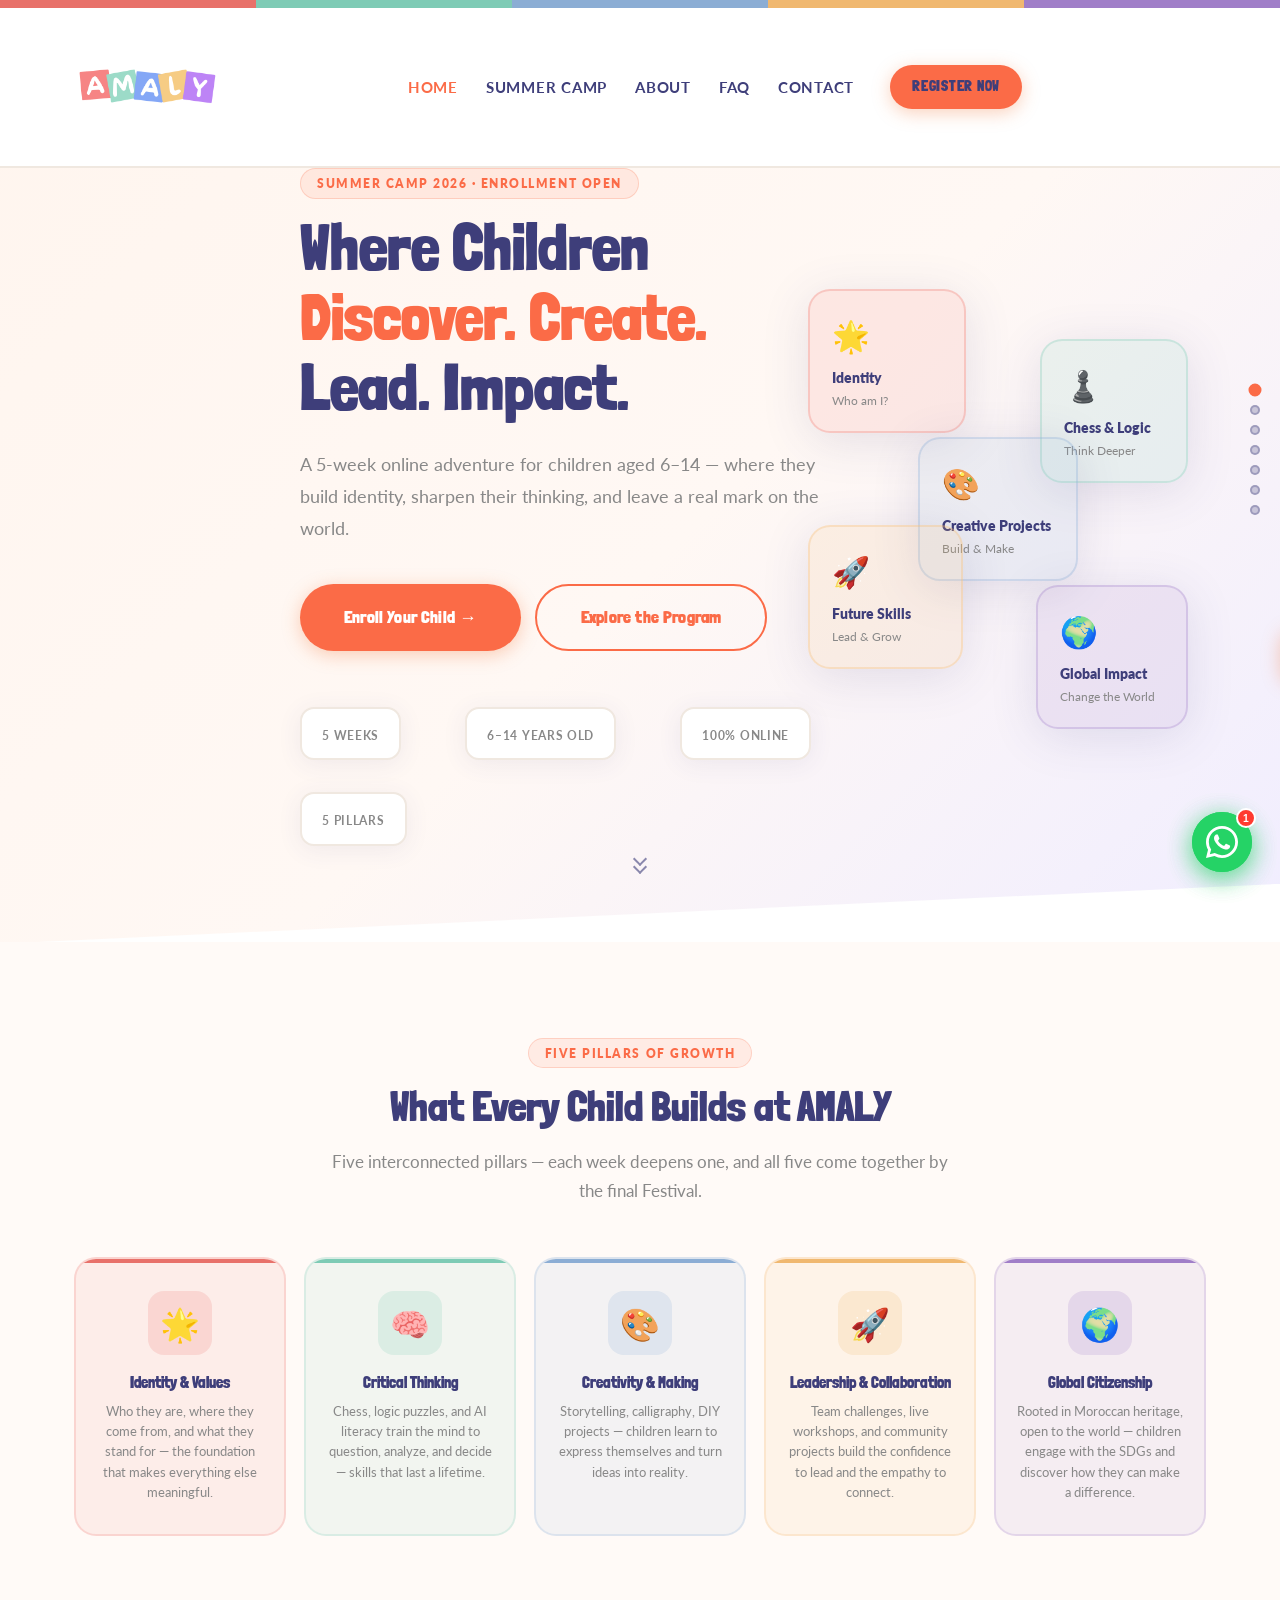
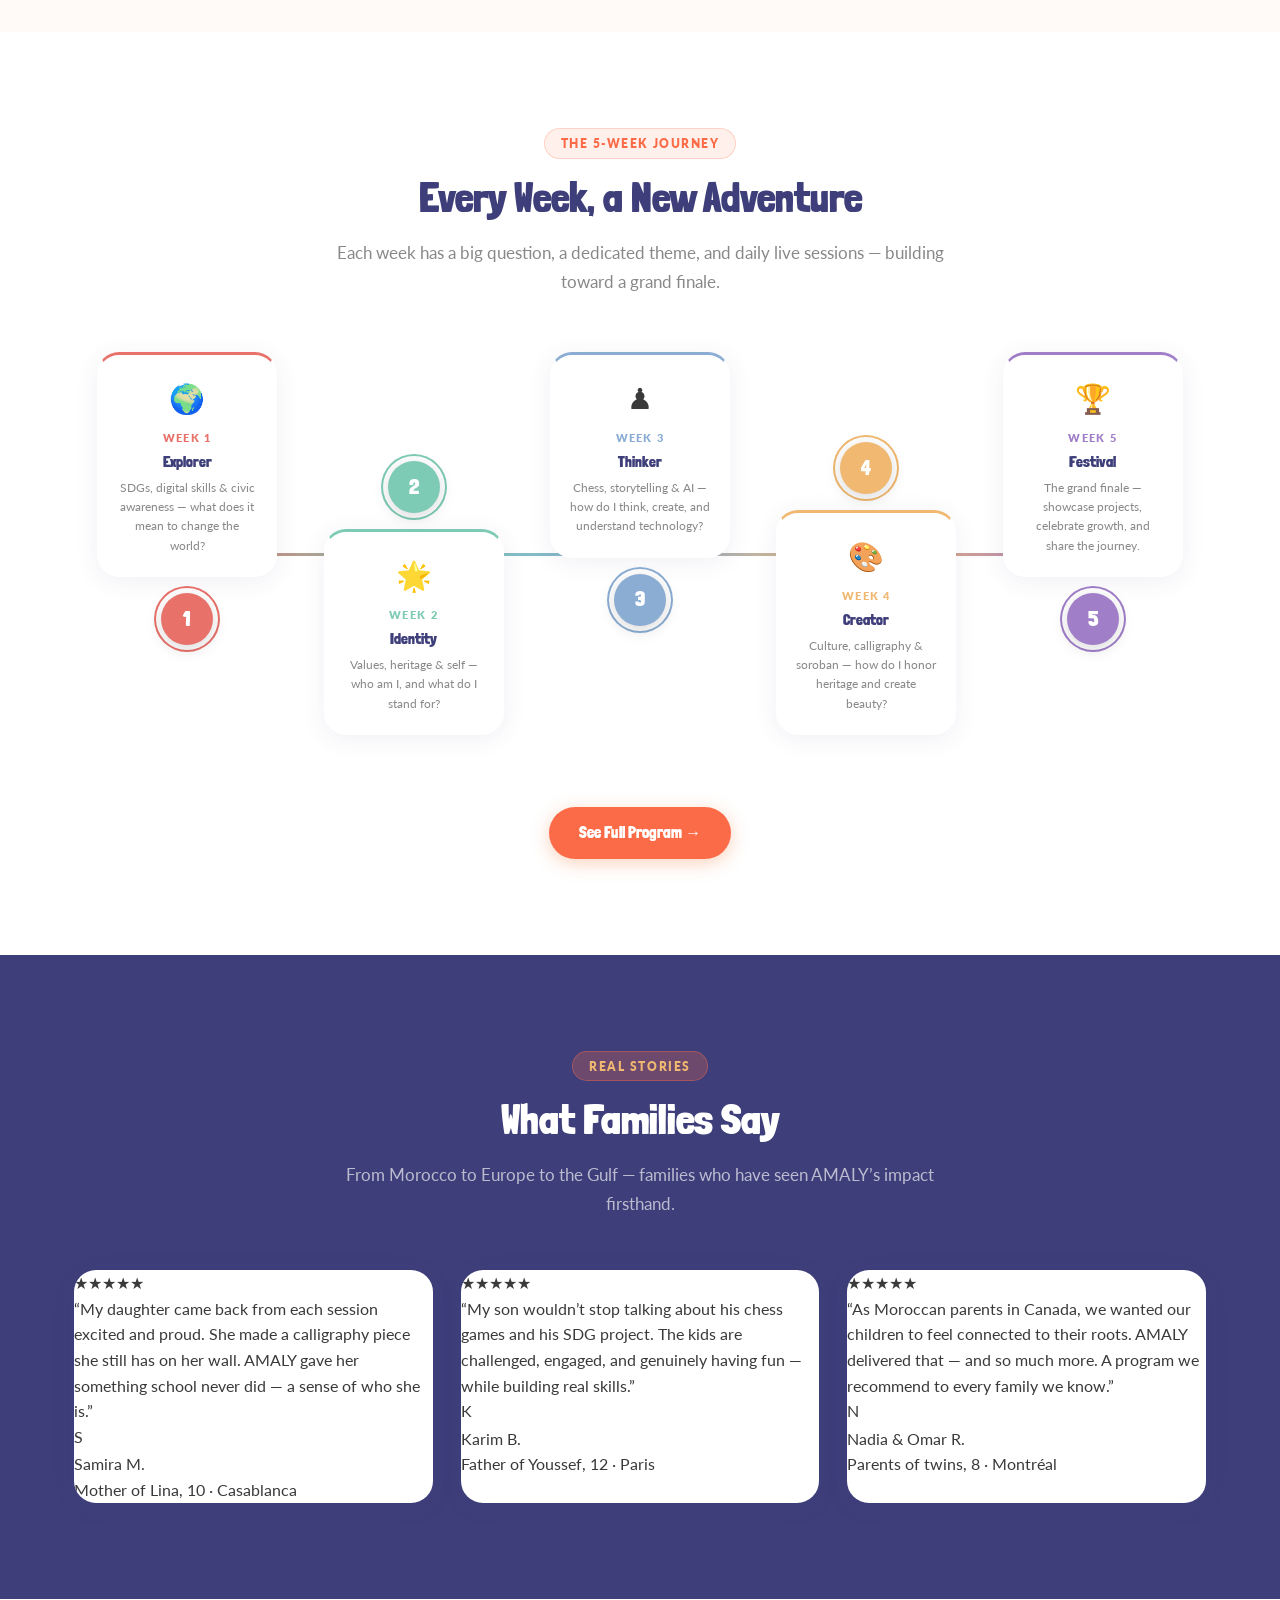
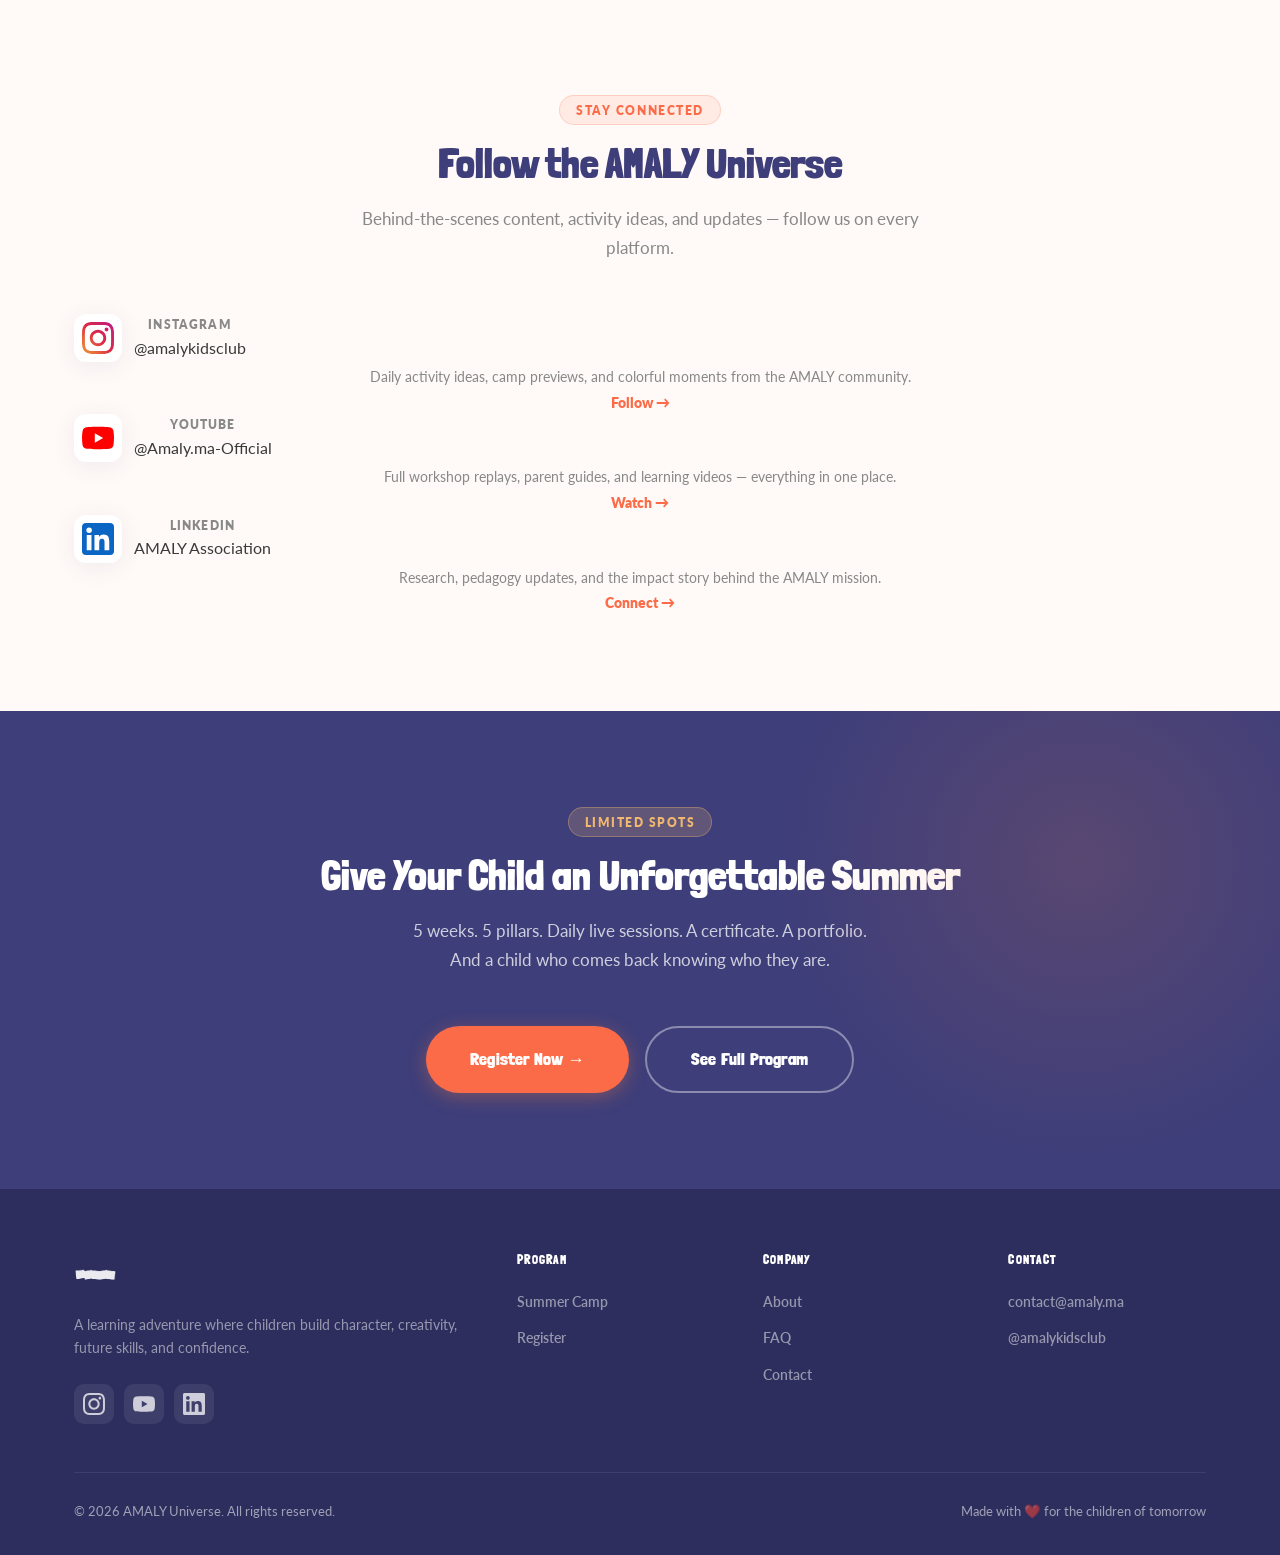
<file: index.html>
<!DOCTYPE html>
<html lang="en">
<head>
  <meta charset="UTF-8" />
  <meta name="viewport" content="width=device-width, initial-scale=1.0" />
  <title>AMALY Universe — Summer Camp 2026</title>
  <meta name="description" content="AMALY Summer Camp 2026 — a 5-week online adventure for children aged 6–14. Build identity, sharpen thinking, and leave a mark on the world." />
  <link rel="preconnect" href="https://fonts.googleapis.com" />
  <link rel="preconnect" href="https://fonts.gstatic.com" crossorigin />
  <link href="https://fonts.googleapis.com/css2?family=Londrina+Solid:wght@300;400;900&family=Lato:wght@400;700;900&display=swap" rel="stylesheet" />
  <link rel="stylesheet" href="css/style.css" />
</head>
<body>

<div class="top-stripe"></div>

<!-- NAVBAR -->
<nav class="navbar" id="navbar">
  <div class="navbar-inner">
    <a href="index.html" style="text-decoration:none;display:flex;align-items:center;">
      <img src="images/amaly-logo-header.png" alt="AMALY" style="height:150px;width:auto;" />
    </a>
    <ul class="nav-links">
      <li><a href="index.html" class="active">Home</a></li>
      <li><a href="summer-camp.html">Summer Camp</a></li>
      <li><a href="about.html">About</a></li>
      <li><a href="faq.html">FAQ</a></li>
      <li><a href="contact.html">Contact</a></li>
      <li><a href="register.html" class="btn btn-primary nav-cta">Register Now</a></li>
    </ul>
    <div class="hamburger">
      <span></span><span></span><span></span>
    </div>
  </div>
</nav>

<!-- MOBILE NAV -->
<div class="mobile-nav">
  <button class="mobile-nav-close">&#x2715;</button>
  <a href="index.html">Home</a>
  <a href="summer-camp.html">Summer Camp</a>
  <a href="about.html">About</a>
  <a href="faq.html">FAQ</a>
  <a href="contact.html">Contact</a>
  <a href="register.html" class="btn btn-primary">Register Now</a>
</div>

<!-- HERO -->
<section class="hero fullpage-section">
  <div class="container">
    <div class="hero-grid">
      <div class="hero-content">
        <div class="section-label">Summer Camp 2026 &middot; Enrollment Open</div>
        <h1 class="hero-title">
          Where Children<br>
          <span style="color: var(--primary);">Discover. Create.</span><br>
          Lead. Impact.
        </h1>
        <p class="hero-sub">
          A 5-week online adventure for children aged 6&ndash;14 &mdash; where they build identity, sharpen their thinking, and leave a real mark on the world.
        </p>
        <div class="hero-ctas">
          <a href="register.html" class="btn btn-primary btn-lg">Enroll Your Child &rarr;</a>
          <a href="summer-camp.html" class="btn btn-outline btn-lg">Explore the Program</a>
        </div>
        <div class="hero-stats">
          <div class="hero-stat">
            <span class="hero-stat-num">5</span>
            <span class="hero-stat-label">Weeks</span>
          </div>
          <div class="hero-stat-divider"></div>
          <div class="hero-stat">
            <span class="hero-stat-num">6&ndash;14</span>
            <span class="hero-stat-label">Years Old</span>
          </div>
          <div class="hero-stat-divider"></div>
          <div class="hero-stat">
            <span class="hero-stat-num">100%</span>
            <span class="hero-stat-label">Online</span>
          </div>
          <div class="hero-stat-divider"></div>
          <div class="hero-stat">
            <span class="hero-stat-num">5</span>
            <span class="hero-stat-label">Pillars</span>
          </div>
        </div>
      </div>
      <div class="hero-visual">
        <div class="floating-cards">
          <div class="float-card">
            <div class="float-icon">&#127775;</div>
            <div class="float-label">Identity</div>
            <div class="float-sub">Who am I?</div>
          </div>
          <div class="float-card">
            <div class="float-icon">&#9823;&#65039;</div>
            <div class="float-label">Chess &amp; Logic</div>
            <div class="float-sub">Think Deeper</div>
          </div>
          <div class="float-card">
            <div class="float-icon">&#127912;</div>
            <div class="float-label">Creative Projects</div>
            <div class="float-sub">Build &amp; Make</div>
          </div>
          <div class="float-card">
            <div class="float-icon">&#128640;</div>
            <div class="float-label">Future Skills</div>
            <div class="float-sub">Lead &amp; Grow</div>
          </div>
          <div class="float-card">
            <div class="float-icon">&#127757;</div>
            <div class="float-label">Global Impact</div>
            <div class="float-sub">Change the World</div>
          </div>
        </div>
      </div>
    </div>
  </div>
</section>

<!-- PILLARS -->
<section class="promises fullpage-section">
  <div class="container">
    <div style="text-align:center;">
      <div class="section-label">Five Pillars of Growth</div>
      <h2 class="section-title">What Every Child Builds at AMALY</h2>
      <p class="section-sub">Five interconnected pillars &mdash; each week deepens one, and all five come together by the final Festival.</p>
    </div>
    <div class="promises-grid">
      <div class="promise-card">
        <div class="promise-icon">&#127775;</div>
        <h3>Identity &amp; Values</h3>
        <p>Who they are, where they come from, and what they stand for &mdash; the foundation that makes everything else meaningful.</p>
      </div>
      <div class="promise-card">
        <div class="promise-icon">&#129504;</div>
        <h3>Critical Thinking</h3>
        <p>Chess, logic puzzles, and AI literacy train the mind to question, analyze, and decide &mdash; skills that last a lifetime.</p>
      </div>
      <div class="promise-card">
        <div class="promise-icon">&#127912;</div>
        <h3>Creativity &amp; Making</h3>
        <p>Storytelling, calligraphy, DIY projects &mdash; children learn to express themselves and turn ideas into reality.</p>
      </div>
      <div class="promise-card">
        <div class="promise-icon">&#128640;</div>
        <h3>Leadership &amp; Collaboration</h3>
        <p>Team challenges, live workshops, and community projects build the confidence to lead and the empathy to connect.</p>
      </div>
      <div class="promise-card">
        <div class="promise-icon">&#127757;</div>
        <h3>Global Citizenship</h3>
        <p>Rooted in Moroccan heritage, open to the world &mdash; children engage with the SDGs and discover how they can make a difference.</p>
      </div>
    </div>
  </div>
</section>

<!-- JOURNEY -->
<section class="themes fullpage-section">
  <div class="container">
    <div style="text-align:center;">
      <div class="section-label">The 5-Week Journey</div>
      <h2 class="section-title">Every Week, a New Adventure</h2>
      <p class="section-sub">Each week has a big question, a dedicated theme, and daily live sessions &mdash; building toward a grand finale.</p>
    </div>
    <div class="journey-timeline">
      <div class="journey-line"></div>

      <div class="journey-step" style="--step-color:#E8716A">
        <div class="journey-card journey-card--top">
          <div class="journey-emoji">&#127757;</div>
          <div class="journey-week">Week 1</div>
          <h3>Explorer</h3>
          <p>SDGs, digital skills &amp; civic awareness &mdash; what does it mean to change the world?</p>
        </div>
        <div class="journey-dot"><span>1</span></div>
        <div class="journey-spacer"></div>
      </div>

      <div class="journey-step" style="--step-color:#7ECBB5">
        <div class="journey-spacer"></div>
        <div class="journey-dot"><span>2</span></div>
        <div class="journey-card journey-card--bottom">
          <div class="journey-emoji">&#127775;</div>
          <div class="journey-week">Week 2</div>
          <h3>Identity</h3>
          <p>Values, heritage &amp; self &mdash; who am I, and what do I stand for?</p>
        </div>
      </div>

      <div class="journey-step" style="--step-color:#8BADD4">
        <div class="journey-card journey-card--top">
          <div class="journey-emoji">&#9823;</div>
          <div class="journey-week">Week 3</div>
          <h3>Thinker</h3>
          <p>Chess, storytelling &amp; AI &mdash; how do I think, create, and understand technology?</p>
        </div>
        <div class="journey-dot"><span>3</span></div>
        <div class="journey-spacer"></div>
      </div>

      <div class="journey-step" style="--step-color:#F0B870">
        <div class="journey-spacer"></div>
        <div class="journey-dot"><span>4</span></div>
        <div class="journey-card journey-card--bottom">
          <div class="journey-emoji">&#127912;</div>
          <div class="journey-week">Week 4</div>
          <h3>Creator</h3>
          <p>Culture, calligraphy &amp; soroban &mdash; how do I honor heritage and create beauty?</p>
        </div>
      </div>

      <div class="journey-step" style="--step-color:#A07EC8">
        <div class="journey-card journey-card--top">
          <div class="journey-emoji">&#127942;</div>
          <div class="journey-week">Week 5</div>
          <h3>Festival</h3>
          <p>The grand finale &mdash; showcase projects, celebrate growth, and share the journey.</p>
        </div>
        <div class="journey-dot"><span>5</span></div>
        <div class="journey-spacer"></div>
      </div>

    </div>
    <div style="text-align:center; margin-top:48px;">
      <a href="summer-camp.html" class="btn btn-primary">See Full Program &rarr;</a>
    </div>
  </div>
</section>

<!-- TESTIMONIALS -->
<section class="testimonials fullpage-section">
  <div class="container">
    <div style="text-align:center;">
      <div class="section-label">Real Stories</div>
      <h2 class="section-title">What Families Say</h2>
      <p class="section-sub">From Morocco to Europe to the Gulf &mdash; families who have seen AMALY&rsquo;s impact firsthand.</p>
    </div>
    <div class="testimonials-grid">
      <div class="testimonial-card">
        <div class="testimonial-stars">&#9733;&#9733;&#9733;&#9733;&#9733;</div>
        <p class="testimonial-text">&ldquo;My daughter came back from each session excited and proud. She made a calligraphy piece she still has on her wall. AMALY gave her something school never did &mdash; a sense of who she is.&rdquo;</p>
        <div class="testimonial-author">
          <div class="testimonial-avatar">S</div>
          <div>
            <div class="testimonial-name">Samira M.</div>
            <div class="testimonial-role">Mother of Lina, 10 &middot; Casablanca</div>
          </div>
        </div>
      </div>
      <div class="testimonial-card">
        <div class="testimonial-stars">&#9733;&#9733;&#9733;&#9733;&#9733;</div>
        <p class="testimonial-text">&ldquo;My son wouldn&rsquo;t stop talking about his chess games and his SDG project. The kids are challenged, engaged, and genuinely having fun &mdash; while building real skills.&rdquo;</p>
        <div class="testimonial-author">
          <div class="testimonial-avatar">K</div>
          <div>
            <div class="testimonial-name">Karim B.</div>
            <div class="testimonial-role">Father of Youssef, 12 &middot; Paris</div>
          </div>
        </div>
      </div>
      <div class="testimonial-card">
        <div class="testimonial-stars">&#9733;&#9733;&#9733;&#9733;&#9733;</div>
        <p class="testimonial-text">&ldquo;As Moroccan parents in Canada, we wanted our children to feel connected to their roots. AMALY delivered that &mdash; and so much more. A program we recommend to every family we know.&rdquo;</p>
        <div class="testimonial-author">
          <div class="testimonial-avatar">N</div>
          <div>
            <div class="testimonial-name">Nadia &amp; Omar R.</div>
            <div class="testimonial-role">Parents of twins, 8 &middot; Montr&eacute;al</div>
          </div>
        </div>
      </div>
    </div>
  </div>
</section>

<!-- SOCIAL CHANNELS -->
<section class="social-channels fullpage-section">
  <div class="container">
    <div style="text-align:center;">
      <div class="section-label">Stay Connected</div>
      <h2 class="section-title">Follow the AMALY Universe</h2>
      <p class="section-sub">Behind-the-scenes content, activity ideas, and updates &mdash; follow us on every platform.</p>
    </div>
    <div class="sc-grid">
      <a href="https://www.instagram.com/amalykidsclub/" target="_blank" rel="noopener" class="sc-card sc-instagram">
        <div class="sc-header">
          <img src="images/instagram.svg" alt="Instagram" class="sc-logo" />
          <div>
            <div class="sc-platform">Instagram</div>
            <div class="sc-handle">@amalykidsclub</div>
          </div>
        </div>
        <p class="sc-desc">Daily activity ideas, camp previews, and colorful moments from the AMALY community.</p>
        <div class="sc-cta">Follow &rarr;</div>
      </a>
      <a href="https://www.youtube.com/@Amaly.ma-Official" target="_blank" rel="noopener" class="sc-card sc-youtube">
        <div class="sc-header">
          <img src="images/youtube.svg" alt="YouTube" class="sc-logo" />
          <div>
            <div class="sc-platform">YouTube</div>
            <div class="sc-handle">@Amaly.ma-Official</div>
          </div>
        </div>
        <p class="sc-desc">Full workshop replays, parent guides, and learning videos &mdash; everything in one place.</p>
        <div class="sc-cta">Watch &rarr;</div>
      </a>
      <a href="https://www.linkedin.com/company/amaly-sustainable-development-environment-moroccan-association/" target="_blank" rel="noopener" class="sc-card sc-linkedin">
        <div class="sc-header">
          <img src="images/linkedin.svg" alt="LinkedIn" class="sc-logo" />
          <div>
            <div class="sc-platform">LinkedIn</div>
            <div class="sc-handle">AMALY Association</div>
          </div>
        </div>
        <p class="sc-desc">Research, pedagogy updates, and the impact story behind the AMALY mission.</p>
        <div class="sc-cta">Connect &rarr;</div>
      </a>
    </div>
  </div>
</section>

<!-- CTA -->
<section class="home-cta fullpage-section">
  <div class="container">
    <div class="section-label">Limited Spots</div>
    <h2 class="section-title">Give Your Child an Unforgettable Summer</h2>
    <p class="section-sub">5 weeks. 5 pillars. Daily live sessions. A certificate. A portfolio.<br>And a child who comes back knowing who they are.</p>
    <div style="display:flex; gap:16px; justify-content:center; flex-wrap:wrap; margin-top:8px;">
      <a href="register.html" class="btn btn-primary btn-lg">Register Now &rarr;</a>
      <a href="summer-camp.html" class="btn btn-outline btn-lg" style="border-color:rgba(255,255,255,0.4);color:white;">See Full Program</a>
    </div>
  </div>
</section>

<!-- FOOTER -->
<footer class="fullpage-section">
  <div class="container">
    <div class="footer-grid">
      <div class="footer-brand">
        <img src="images/amaly-logo-header.png" alt="AMALY" style="height:44px;width:auto;margin-bottom:16px;filter:brightness(0) invert(1);opacity:0.9;" />
        <p>A learning adventure where children build character, creativity, future skills, and confidence.</p>
        <div class="footer-socials">
          <a href="https://www.instagram.com/amalykidsclub/" class="social-link" target="_blank" rel="noopener" aria-label="Instagram">
            <img src="images/instagram.svg" alt="Instagram" /></a>
          <a href="https://www.youtube.com/@Amaly.ma-Official" class="social-link" target="_blank" rel="noopener" aria-label="YouTube">
            <img src="images/youtube.svg" alt="YouTube" /></a>
          <a href="https://www.linkedin.com/company/amaly-sustainable-development-environment-moroccan-association/" class="social-link" target="_blank" rel="noopener" aria-label="LinkedIn">
            <img src="images/linkedin.svg" alt="LinkedIn" /></a>
        </div>
      </div>
      <div>
        <h4>Program</h4>
        <ul>
          <li><a href="summer-camp.html">Summer Camp</a></li>
          <li><a href="register.html">Register</a></li>
        </ul>
      </div>
      <div>
        <h4>Company</h4>
        <ul>
          <li><a href="about.html">About</a></li>
          <li><a href="faq.html">FAQ</a></li>
          <li><a href="contact.html">Contact</a></li>
        </ul>
      </div>
      <div>
        <h4>Contact</h4>
        <ul>
          <li><a href="mailto:contact@amaly.ma">contact@amaly.ma</a></li>
          <li><a href="https://www.instagram.com/amalykidsclub/" target="_blank" rel="noopener">@amalykidsclub</a></li>
        </ul>
      </div>
    </div>
    <div class="footer-bottom">
      <span>&copy; 2026 AMALY Universe. All rights reserved.</span>
      <span>Made with &#10084;&#65039; for the children of tomorrow</span>
    </div>
  </div>
</footer>

<!-- WHATSAPP WIDGET -->
<div class="wa-widget" id="waWidget">
  <div class="wa-bubble" id="waBubble" style="display:none;">
    <div class="wa-bubble-header">
      <div class="wa-avatar">A</div>
      <div>
        <div class="wa-name">AMALY Support</div>
        <div class="wa-status">Usually replies within minutes</div>
      </div>
      <button class="wa-close" id="waClose">&#x2715;</button>
    </div>
    <div class="wa-body">
      <div class="wa-msg">
        <div class="wa-msg-bubble">&#128075; Bonjour&nbsp;! Comment pouvons-nous vous aider avec le Summer Camp 2026&nbsp;?</div>
        <div class="wa-msg-time">AMALY &middot; Now</div>
      </div>
    </div>
    <div class="wa-input-row">
      <input type="text" class="wa-input" id="waInput" placeholder="Type a message&hellip;" />
      <button class="wa-send" id="waSend">&#10148;</button>
    </div>
  </div>
  <button class="wa-toggle" id="waToggle" aria-label="Chat on WhatsApp">
    <svg viewBox="0 0 24 24" fill="white" xmlns="http://www.w3.org/2000/svg" width="28" height="28">
      <path d="M17.472 14.382c-.297-.149-1.758-.867-2.03-.967-.273-.099-.471-.148-.67.15-.197.297-.767.966-.94 1.164-.173.199-.347.223-.644.075-.297-.15-1.255-.463-2.39-1.475-.883-.788-1.48-1.761-1.653-2.059-.173-.297-.018-.458.13-.606.134-.133.298-.347.446-.52.149-.174.198-.298.298-.497.099-.198.05-.371-.025-.52-.075-.149-.669-1.612-.916-2.207-.242-.579-.487-.5-.669-.51-.173-.008-.371-.01-.57-.01-.198 0-.52.074-.792.372-.272.297-1.04 1.016-1.04 2.479 0 1.462 1.065 2.875 1.213 3.074.149.198 2.096 3.2 5.077 4.487.709.306 1.262.489 1.694.625.712.227 1.36.195 1.871.118.571-.085 1.758-.719 2.006-1.413.248-.694.248-1.289.173-1.413-.074-.124-.272-.198-.57-.347m-5.421 7.403h-.004a9.87 9.87 0 01-5.031-1.378l-.361-.214-3.741.982.998-3.648-.235-.374a9.86 9.86 0 01-1.51-5.26c.001-5.45 4.436-9.884 9.888-9.884 2.64 0 5.122 1.03 6.988 2.898a9.825 9.825 0 012.893 6.994c-.003 5.45-4.437 9.884-9.885 9.884m8.413-18.297A11.815 11.815 0 0012.05 0C5.495 0 .16 5.335.157 11.892c0 2.096.547 4.142 1.588 5.945L.057 24l6.305-1.654a11.882 11.882 0 005.683 1.448h.005c6.554 0 11.89-5.335 11.893-11.893a11.821 11.821 0 00-3.48-8.413Z"/>
    </svg>
  </button>
</div>

<script src="js/main.js"></script>
</body>
</html>
</file>
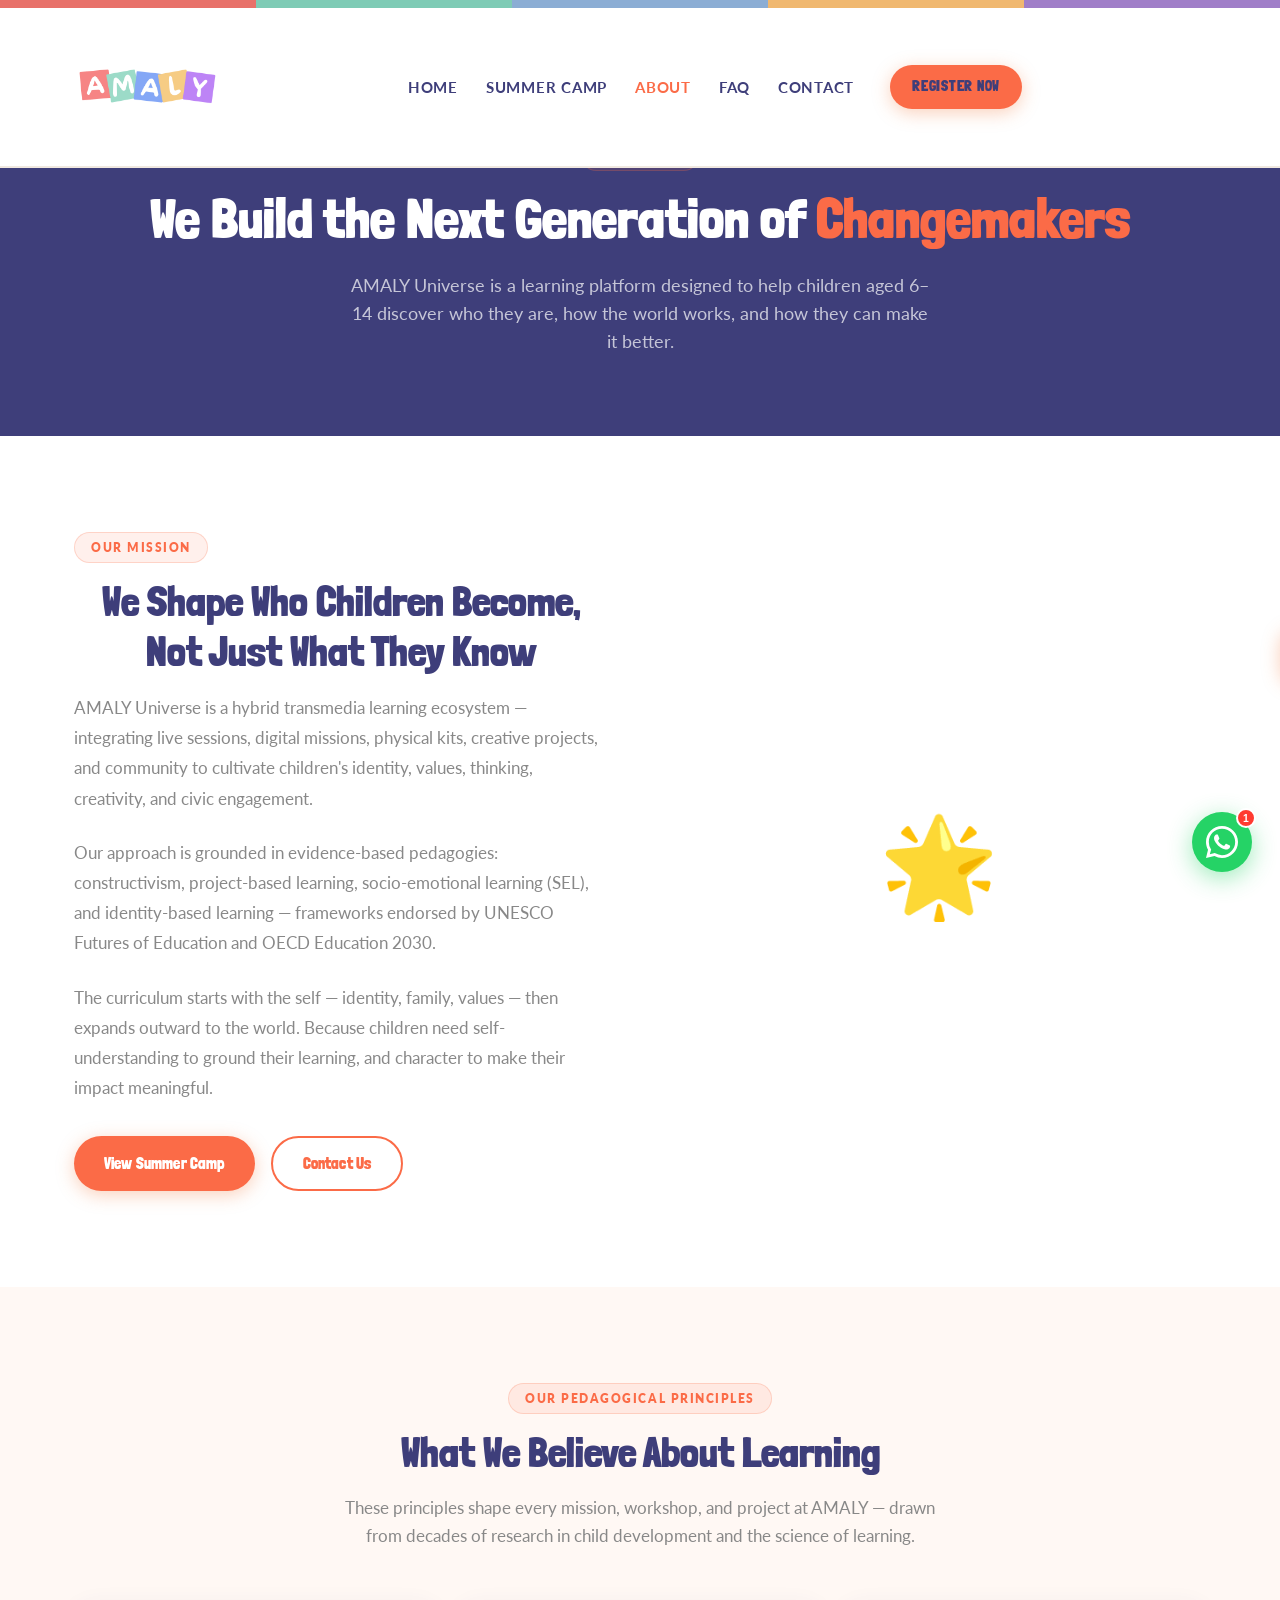
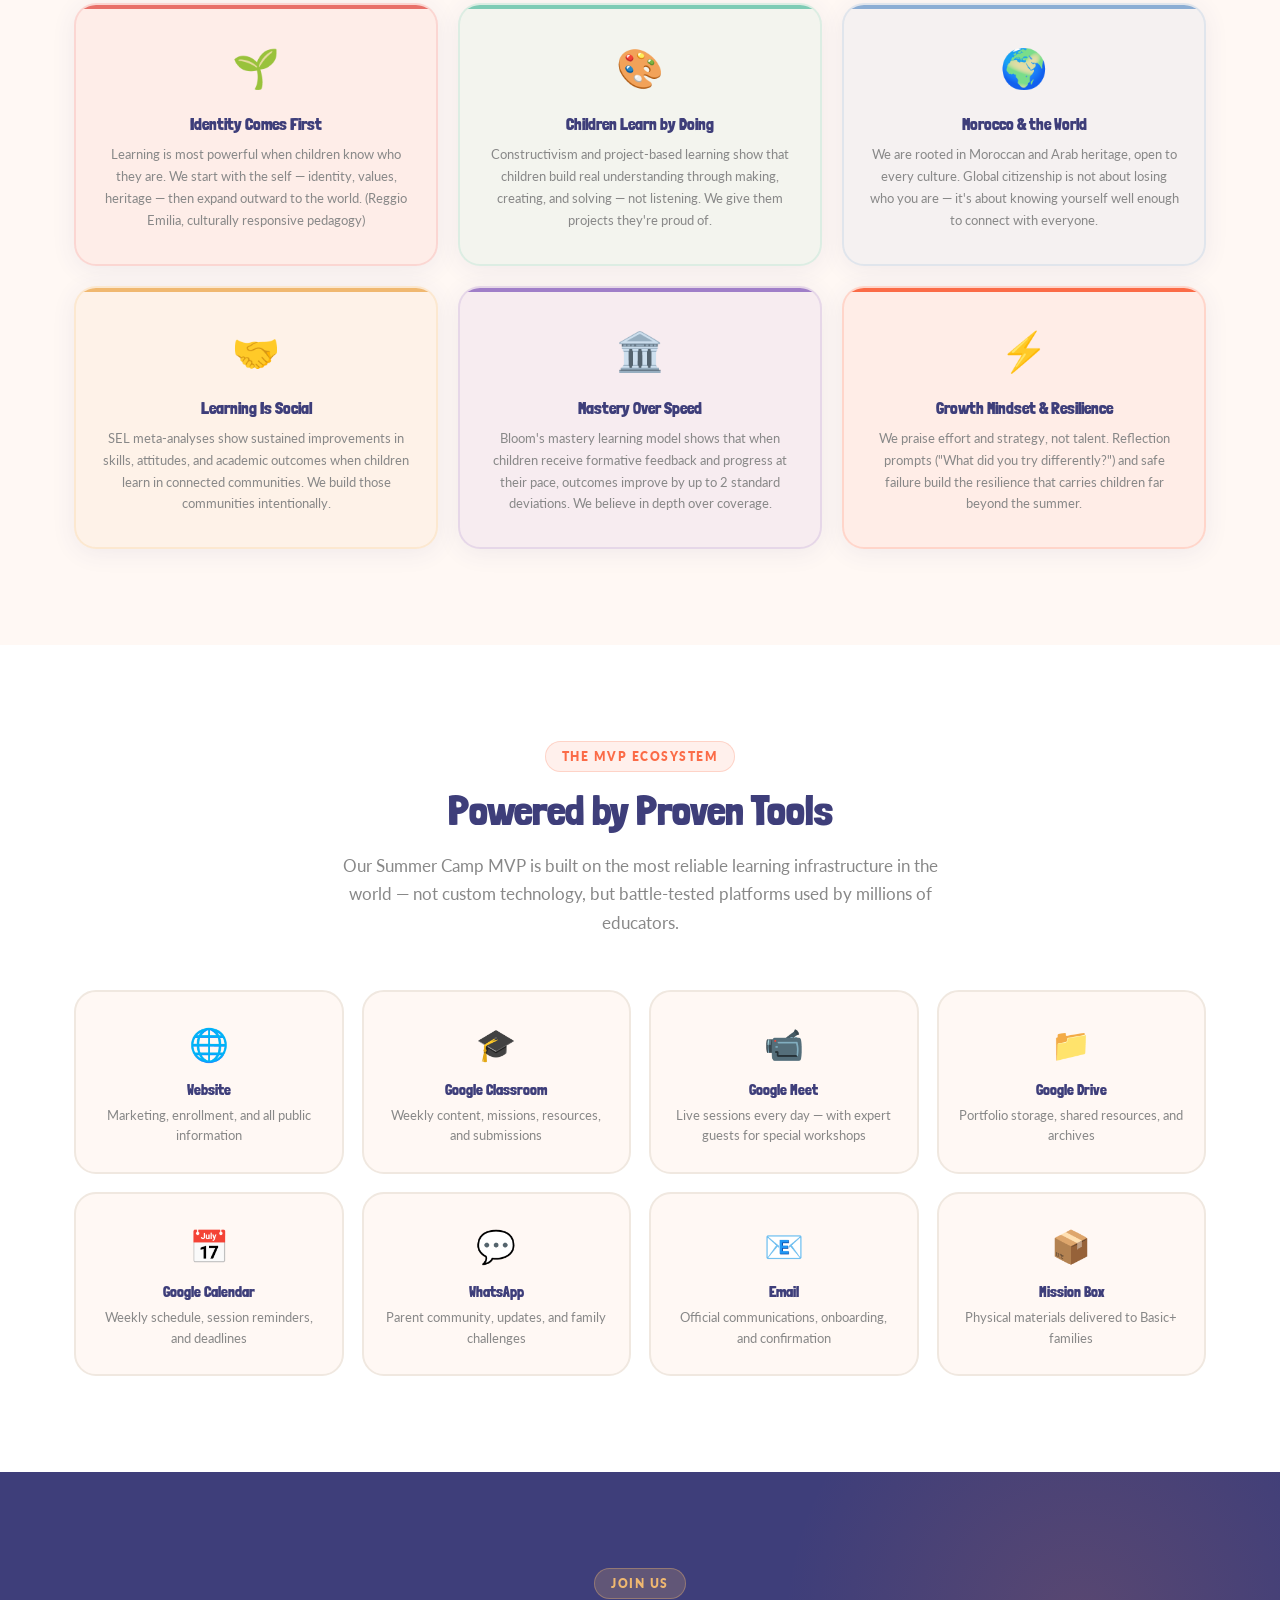
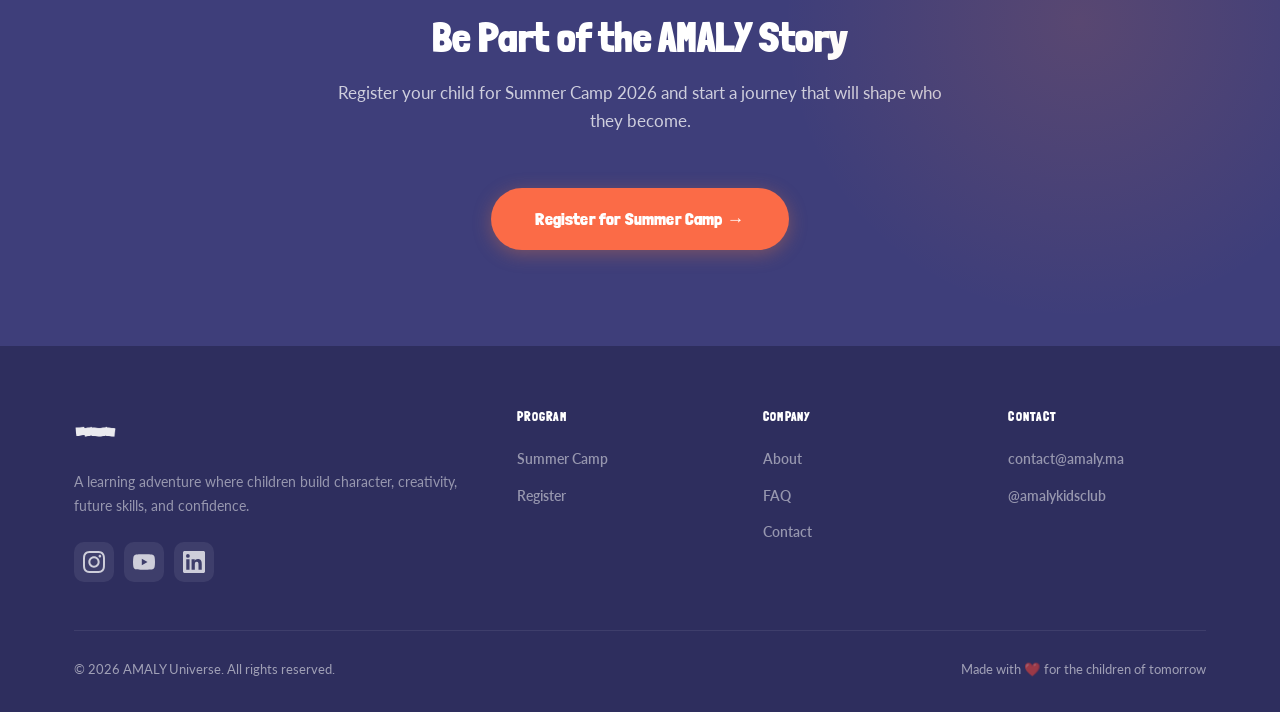
<file: about.html>
<!DOCTYPE html>
<html lang="en">
<head>
  <meta charset="UTF-8" />
  <meta name="viewport" content="width=device-width, initial-scale=1.0" />
  <title>About — AMALY Universe</title>
  <meta name="description" content="Learn about AMALY Universe — our mission, values, and the ecosystem powering the AMALY Summer Camp experience." />
  <link rel="preconnect" href="https://fonts.googleapis.com" />
  <link rel="preconnect" href="https://fonts.gstatic.com" crossorigin />
  <link href="https://fonts.googleapis.com/css2?family=Londrina+Solid:wght@300;400;900&family=Lato:wght@400;700;900&display=swap" rel="stylesheet" />
  <link rel="stylesheet" href="css/style.css" />
</head>
<body>

<div class="top-stripe"></div>

<!-- NAVBAR -->
<nav class="navbar scrolled">
  <div class="navbar-inner">
    <a href="index.html" style="text-decoration:none;display:flex;align-items:center;">
      <img src="images/amaly-logo-header.png" alt="AMALY" style="height:150px;width:auto;" />
    </a>
    <ul class="nav-links">
      <li><a href="index.html">Home</a></li>
      <li><a href="summer-camp.html">Summer Camp</a></li>
      <li><a href="about.html" class="active">About</a></li>
      <li><a href="faq.html">FAQ</a></li>
      <li><a href="contact.html">Contact</a></li>
      <li><a href="register.html" class="btn btn-primary nav-cta">Register Now</a></li>
    </ul>
    <div class="hamburger">
      <span></span><span></span><span></span>
    </div>
  </div>
</nav>

<!-- MOBILE NAV -->
<div class="mobile-nav">
  <button class="mobile-nav-close">✕</button>
  <a href="index.html">Home</a>
  <a href="summer-camp.html">Summer Camp</a>
  <a href="about.html">About</a>
  <a href="faq.html">FAQ</a>
  <a href="contact.html">Contact</a>
  <a href="register.html" class="btn btn-primary">Register Now</a>
</div>

<!-- HERO -->
<section class="about-hero">
  <div class="container">
    <div class="section-label">Our Story</div>
    <h1 style="font-size: clamp(2rem, 5vw, 3.5rem); color: white; margin-bottom: 20px;">We Build the Next Generation of <span style="color: var(--primary);">Changemakers</span></h1>
    <p style="color: rgba(255,255,255,0.7); font-size: 1.1rem; max-width: 580px; margin: 0 auto;">
      AMALY Universe is a learning platform designed to help children aged 6–14 discover who they are, how the world works, and how they can make it better.
    </p>
  </div>
</section>

<!-- MISSION SECTION -->
<section class="about-mission">
  <div class="container">
    <div class="about-mission-grid">
      <div>
        <div class="section-label">Our Mission</div>
        <h2 class="section-title">We Shape Who Children Become, Not Just What They Know</h2>
        <p style="color: var(--gray); line-height: 1.8; margin-bottom: 24px; font-size: 1.05rem;">
          AMALY Universe is a hybrid transmedia learning ecosystem — integrating live sessions, digital missions, physical kits, creative projects, and community to cultivate children's identity, values, thinking, creativity, and civic engagement.
        </p>
        <p style="color: var(--gray); line-height: 1.8; margin-bottom: 24px; font-size: 1.05rem;">
          Our approach is grounded in evidence-based pedagogies: constructivism, project-based learning, socio-emotional learning (SEL), and identity-based learning — frameworks endorsed by UNESCO Futures of Education and OECD Education 2030.
        </p>
        <p style="color: var(--gray); line-height: 1.8; margin-bottom: 32px; font-size: 1.05rem;">
          The curriculum starts with the self — identity, family, values — then expands outward to the world. Because children need self-understanding to ground their learning, and character to make their impact meaningful.
        </p>
        <div style="display: flex; gap: 16px; flex-wrap: wrap;">
          <a href="summer-camp.html" class="btn btn-primary">View Summer Camp</a>
          <a href="contact.html" class="btn btn-outline">Contact Us</a>
        </div>
      </div>
      <div class="about-mission-visual">🌟</div>
    </div>
  </div>
</section>

<!-- VALUES -->
<section class="about-values" id="values">
  <div class="container">
    <div style="text-align:center;">
      <div class="section-label">Our Pedagogical Principles</div>
      <h2 class="section-title">What We Believe About Learning</h2>
      <p class="section-sub">These principles shape every mission, workshop, and project at AMALY —
        drawn from decades of research in child development and the science of learning.</p>
    </div>
    <div class="values-grid">
      <div class="value-card">
        <div class="value-icon">🌱</div>
        <h3>Identity Comes First</h3>
        <p>Learning is most powerful when children know who they are. We start with the self — identity, values, heritage — then expand outward to the world. (Reggio Emilia, culturally responsive pedagogy)</p>
      </div>
      <div class="value-card">
        <div class="value-icon">🎨</div>
        <h3>Children Learn by Doing</h3>
        <p>Constructivism and project-based learning show that children build real understanding through making, creating, and solving — not listening. We give them projects they're proud of.</p>
      </div>
      <div class="value-card">
        <div class="value-icon">🌍</div>
        <h3>Morocco &amp; the World</h3>
        <p>We are rooted in Moroccan and Arab heritage, open to every culture. Global citizenship is not about losing who you are — it's about knowing yourself well enough to connect with everyone.</p>
      </div>
      <div class="value-card">
        <div class="value-icon">🤝</div>
        <h3>Learning Is Social</h3>
        <p>SEL meta-analyses show sustained improvements in skills, attitudes, and academic outcomes when children learn in connected communities. We build those communities intentionally.</p>
      </div>
      <div class="value-card">
        <div class="value-icon">🏛️</div>
        <h3>Mastery Over Speed</h3>
        <p>Bloom's mastery learning model shows that when children receive formative feedback and progress at their pace, outcomes improve by up to 2 standard deviations. We believe in depth over coverage.</p>
      </div>
      <div class="value-card">
        <div class="value-icon">⚡</div>
        <h3>Growth Mindset &amp; Resilience</h3>
        <p>We praise effort and strategy, not talent. Reflection prompts ("What did you try differently?") and safe failure build the resilience that carries children far beyond the summer.</p>
      </div>
    </div>
  </div>
</section>

<!-- ECOSYSTEM -->
<section class="ecosystem-section">
  <div class="container">
    <div class="section-label">The MVP Ecosystem</div>
    <h2 class="section-title">Powered by Proven Tools</h2>
    <p class="section-sub">Our Summer Camp MVP is built on the most reliable learning infrastructure in the world — not custom technology, but battle-tested platforms used by millions of educators.</p>
    <div class="ecosystem-grid">
      <div class="eco-item">
        <div class="eco-icon">🌐</div>
        <h4>Website</h4>
        <p>Marketing, enrollment, and all public information</p>
      </div>
      <div class="eco-item">
        <div class="eco-icon">🎓</div>
        <h4>Google Classroom</h4>
        <p>Weekly content, missions, resources, and submissions</p>
      </div>
      <div class="eco-item">
        <div class="eco-icon">📹</div>
        <h4>Google Meet</h4>
        <p>Live sessions every day — with expert guests for special workshops</p>
      </div>
      <div class="eco-item">
        <div class="eco-icon">📁</div>
        <h4>Google Drive</h4>
        <p>Portfolio storage, shared resources, and archives</p>
      </div>
      <div class="eco-item">
        <div class="eco-icon">📅</div>
        <h4>Google Calendar</h4>
        <p>Weekly schedule, session reminders, and deadlines</p>
      </div>
      <div class="eco-item">
        <div class="eco-icon">💬</div>
        <h4>WhatsApp</h4>
        <p>Parent community, updates, and family challenges</p>
      </div>
      <div class="eco-item">
        <div class="eco-icon">📧</div>
        <h4>Email</h4>
        <p>Official communications, onboarding, and confirmation</p>
      </div>
      <div class="eco-item">
        <div class="eco-icon">📦</div>
        <h4>Mission Box</h4>
        <p>Physical materials delivered to Basic+ families</p>
      </div>
    </div>
  </div>
</section>

<!-- CTA -->
<section class="home-cta">
  <div class="container">
    <div class="section-label">Join Us</div>
    <h2 class="section-title">Be Part of the AMALY Story</h2>
    <p class="section-sub">Register your child for Summer Camp 2026 and start a journey that will shape who they become.</p>
    <a href="register.html" class="btn btn-primary btn-lg">Register for Summer Camp →</a>
  </div>
</section>

<!-- FOOTER -->
<footer>
  <div class="container">
    <div class="footer-grid">
      <div class="footer-brand">
        <img src="images/amaly-logo-header.png" alt="AMALY" style="height:44px;width:auto;margin-bottom:16px;filter:brightness(0) invert(1);opacity:0.9;" />
        <p>A learning adventure where children build character, creativity, future skills, and confidence.</p>
        <div class="footer-socials">
          <a href="https://www.instagram.com/amalykidsclub/" class="social-link" target="_blank" rel="noopener" aria-label="Instagram">
            <img src="images/instagram.svg" alt="Instagram" /></a>
          <a href="https://www.youtube.com/@Amaly.ma-Official" class="social-link" target="_blank" rel="noopener" aria-label="YouTube">
            <img src="images/youtube.svg" alt="YouTube" /></a>
          <a href="https://www.linkedin.com/company/amaly-sustainable-development-environment-moroccan-association/" class="social-link" target="_blank" rel="noopener" aria-label="LinkedIn">
            <img src="images/linkedin.svg" alt="LinkedIn" /></a>
        </div>
      </div>
      <div>
        <h4>Program</h4>
        <ul>
          <li><a href="summer-camp.html">Summer Camp</a></li>
          <li><a href="register.html">Register</a></li>
        </ul>
      </div>
      <div>
        <h4>Company</h4>
        <ul>
          <li><a href="about.html">About</a></li>
          <li><a href="faq.html">FAQ</a></li>
          <li><a href="contact.html">Contact</a></li>
        </ul>
      </div>
      <div>
        <h4>Contact</h4>
        <ul>
          <li><a href="mailto:contact@amaly.ma">contact@amaly.ma</a></li>
          <li><a href="https://www.instagram.com/amalykidsclub/" target="_blank" rel="noopener">@amalykidsclub</a></li>
        </ul>
      </div>
    </div>
    <div class="footer-bottom">
      <span>© 2026 AMALY Universe. All rights reserved.</span>
      <span>Made with ❤️ for the children of tomorrow</span>
    </div>
  </div>
</footer>

<script src="js/main.js"></script>
</body>
</html>
</file>
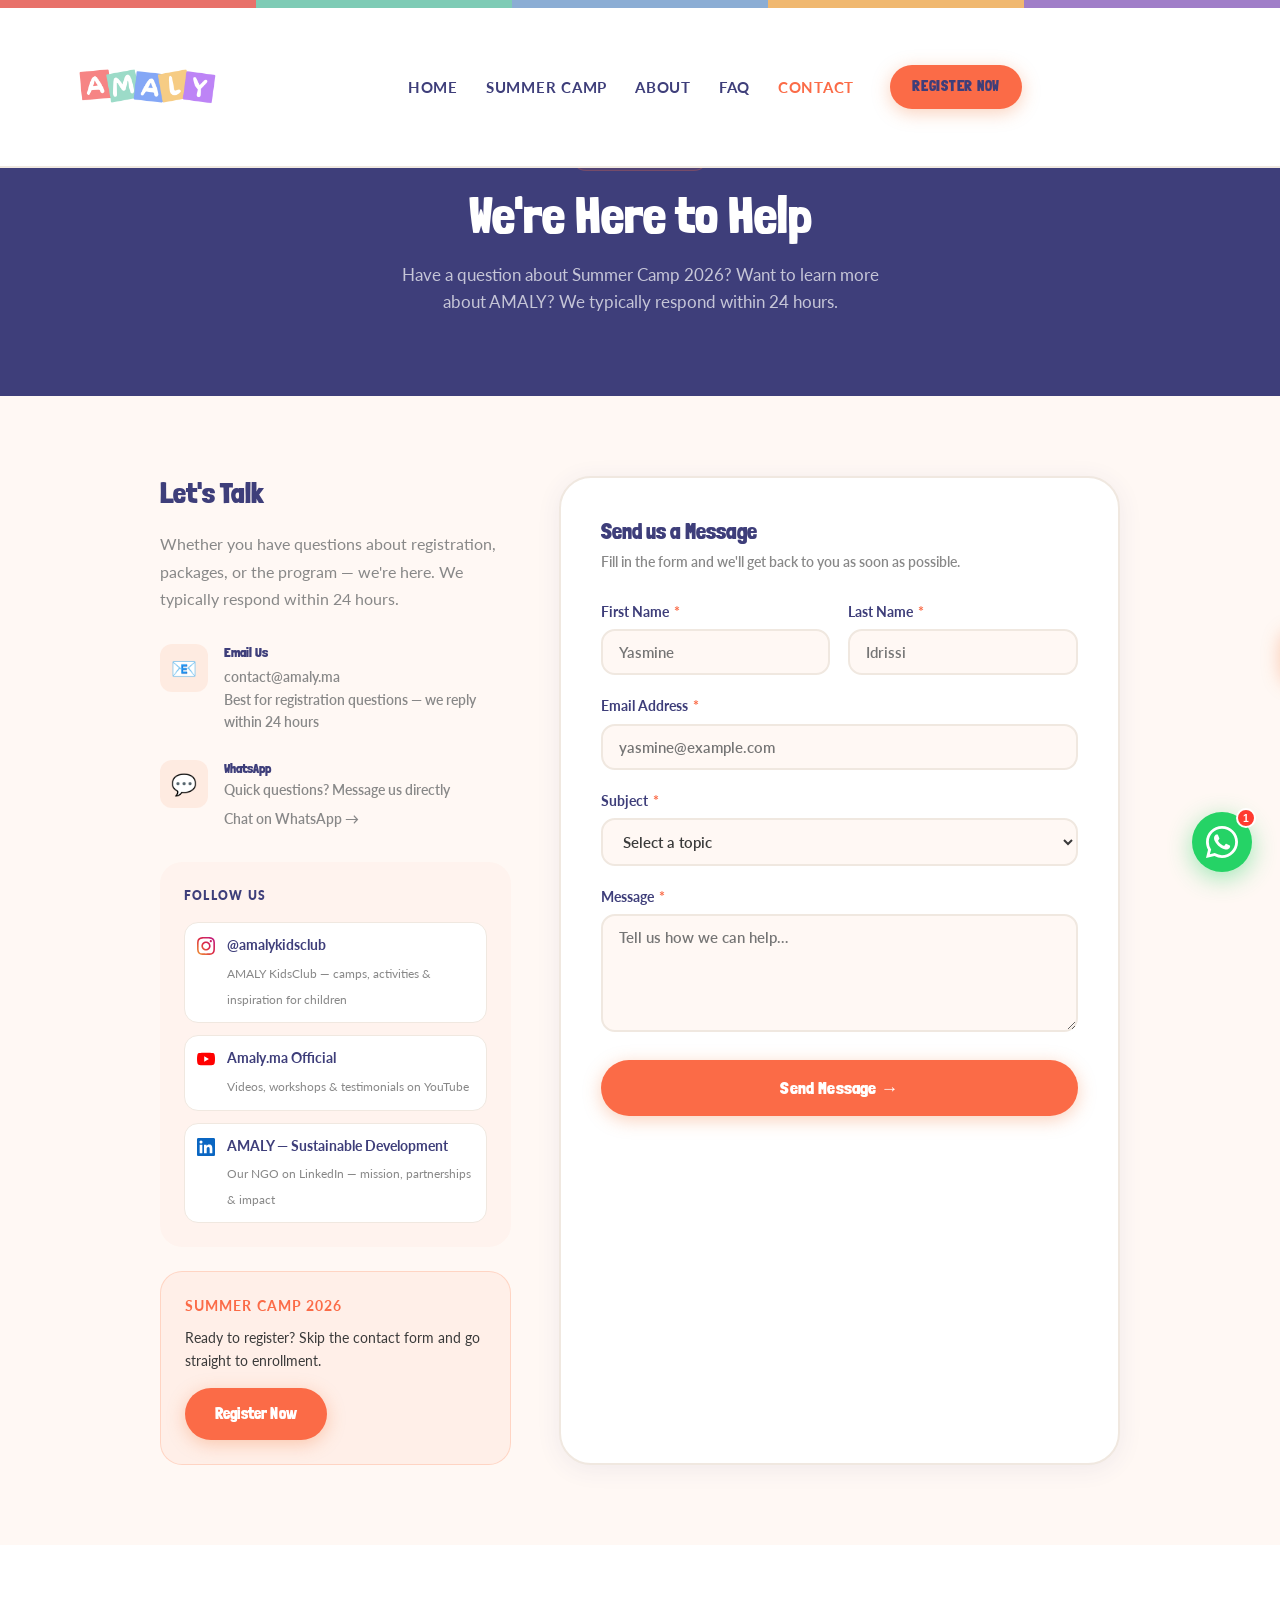
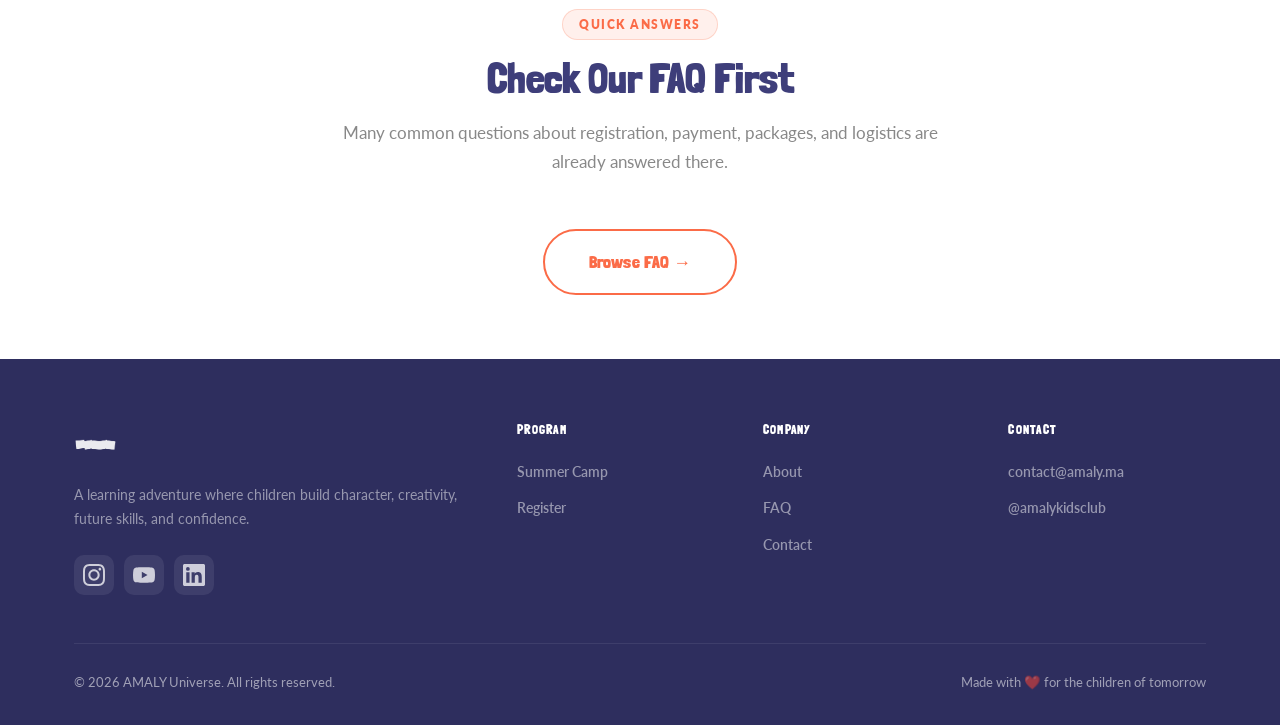
<file: contact.html>
<!DOCTYPE html>
<html lang="en">
<head>
  <meta charset="UTF-8" />
  <meta name="viewport" content="width=device-width, initial-scale=1.0" />
  <title>Contact — AMALY Universe</title>
  <meta name="description" content="Get in touch with AMALY Universe. We're here to answer your questions about Summer Camp 2026." />
  <link rel="preconnect" href="https://fonts.googleapis.com" />
  <link rel="preconnect" href="https://fonts.gstatic.com" crossorigin />
  <link href="https://fonts.googleapis.com/css2?family=Londrina+Solid:wght@300;400;900&family=Lato:wght@400;700;900&display=swap" rel="stylesheet" />
  <link rel="stylesheet" href="css/style.css" />
</head>
<body>

<div class="top-stripe"></div>

<!-- NAVBAR -->
<nav class="navbar scrolled">
  <div class="navbar-inner">
    <a href="index.html" style="text-decoration:none;display:flex;align-items:center;">
      <img src="images/amaly-logo-header.png" alt="AMALY" style="height:150px;width:auto;" />
    </a>
    <ul class="nav-links">
      <li><a href="index.html">Home</a></li>
      <li><a href="summer-camp.html">Summer Camp</a></li>
      <li><a href="about.html">About</a></li>
      <li><a href="faq.html">FAQ</a></li>
      <li><a href="contact.html" class="active">Contact</a></li>
      <li><a href="register.html" class="btn btn-primary nav-cta">Register Now</a></li>
    </ul>
    <div class="hamburger">
      <span></span><span></span><span></span>
    </div>
  </div>
</nav>

<!-- MOBILE NAV -->
<div class="mobile-nav">
  <button class="mobile-nav-close">✕</button>
  <a href="index.html">Home</a>
  <a href="summer-camp.html">Summer Camp</a>
  <a href="about.html">About</a>
  <a href="faq.html">FAQ</a>
  <a href="contact.html">Contact</a>
  <a href="register.html" class="btn btn-primary">Register Now</a>
</div>

<!-- HERO -->
<section class="contact-hero">
  <div class="container">
    <div class="section-label">Get in Touch</div>
    <h1 style="font-size: clamp(2rem, 5vw, 3.2rem); color: white; margin-bottom: 16px;">We're Here to Help</h1>
    <p style="color: rgba(255,255,255,0.7); font-size: 1.05rem; max-width: 500px; margin: 0 auto;">
      Have a question about Summer Camp 2026? Want to learn more about AMALY? We typically respond within 24 hours.
    </p>
  </div>
</section>

<!-- CONTACT SECTION -->
<section class="contact-section">
  <div class="container">
    <div class="contact-grid">

      <!-- CONTACT INFO -->
      <div class="contact-info">
        <h2>Let's Talk</h2>
        <p style="color: var(--gray); margin-bottom: 32px; line-height: 1.7;">Whether you have questions about registration, packages, or the program — we're here. We typically respond within 24 hours.</p>

        <div class="contact-method">
          <div class="contact-method-icon">📧</div>
          <div>
            <h4>Email Us</h4>
            <a href="mailto:contact@amaly.ma">contact@amaly.ma</a>
            <p>Best for registration questions — we reply within 24 hours</p>
          </div>
        </div>

        <div class="contact-method">
          <div class="contact-method-icon">💬</div>
          <div>
            <h4>WhatsApp</h4>
            <p>Quick questions? Message us directly</p>
            <p style="margin-top: 6px;"><a href="https://wa.me/212661527252" target="_blank" rel="noopener">Chat on WhatsApp →</a></p>
          </div>
        </div>

        <!-- FOLLOW US -->
        <div style="margin-top: 32px; padding: 24px; background: var(--light); border-radius: var(--radius-lg);">
          <div style="font-size: 0.78rem; font-weight: 800; color: var(--navy); text-transform: uppercase; letter-spacing: 0.1em; margin-bottom: 16px;">Follow Us</div>

          <div style="display:flex; flex-direction:column; gap:12px;">
            <a href="https://www.instagram.com/amalykidsclub/" target="_blank" rel="noopener" class="follow-link">
              <img src="images/instagram.svg" alt="Instagram" style="width:18px;height:18px;filter:none;opacity:1;" />
              <div>
                <strong>@amalykidsclub</strong>
                <span>AMALY KidsClub — camps, activities &amp; inspiration for children</span>
              </div>
            </a>
            <a href="https://www.youtube.com/@Amaly.ma-Official" target="_blank" rel="noopener" class="follow-link">
              <img src="images/youtube.svg" alt="YouTube" style="width:18px;height:18px;filter:none;opacity:1;" />
              <div>
                <strong>Amaly.ma Official</strong>
                <span>Videos, workshops &amp; testimonials on YouTube</span>
              </div>
            </a>
            <a href="https://www.linkedin.com/company/amaly-sustainable-development-environment-moroccan-association/" target="_blank" rel="noopener" class="follow-link">
              <img src="images/linkedin.svg" alt="LinkedIn" style="width:18px;height:18px;filter:none;opacity:1;" />
              <div>
                <strong>AMALY — Sustainable Development</strong>
                <span>Our NGO on LinkedIn — mission, partnerships &amp; impact</span>
              </div>
            </a>
          </div>
        </div>

        <div style="margin-top: 24px; padding: 24px; background: rgba(255,107,53,0.06); border: 1px solid rgba(255,107,53,0.2); border-radius: var(--radius-lg);">
          <div style="font-size: 0.85rem; font-weight: 700; color: var(--primary); margin-bottom: 8px; text-transform: uppercase; letter-spacing: 0.08em;">Summer Camp 2026</div>
          <p style="font-size: 0.9rem; color: var(--text); line-height: 1.6;">
            Ready to register? Skip the contact form and go straight to enrollment.
          </p>
          <a href="register.html" class="btn btn-primary" style="margin-top: 16px;">Register Now</a>
        </div>
      </div>

      <!-- CONTACT FORM -->
      <div class="contact-form-card">
        <h3>Send us a Message</h3>
        <p class="sub">Fill in the form and we'll get back to you as soon as possible.</p>

        <form id="contact-form" novalidate>
          <div class="form-grid" style="margin-bottom: 20px;">
            <div class="form-group">
              <label for="c-first">First Name <span class="required">*</span></label>
              <input type="text" id="c-first" name="first_name" class="form-control" placeholder="Yasmine" required />
            </div>
            <div class="form-group">
              <label for="c-last">Last Name <span class="required">*</span></label>
              <input type="text" id="c-last" name="last_name" class="form-control" placeholder="Idrissi" required />
            </div>
          </div>

          <div class="form-group" style="margin-bottom: 20px;">
            <label for="c-email">Email Address <span class="required">*</span></label>
            <input type="email" id="c-email" name="email" class="form-control" placeholder="yasmine@example.com" required />
          </div>

          <div class="form-group" style="margin-bottom: 20px;">
            <label for="c-subject">Subject <span class="required">*</span></label>
            <select id="c-subject" name="subject" class="form-control" required>
              <option value="">Select a topic</option>
              <option value="registration">Registration Question</option>
              <option value="packages">Package Information</option>
              <option value="payment">Payment &amp; Pricing</option>
              <option value="technical">Technical Requirements</option>
              <option value="shipping">Shipping / Mission Box</option>
              <option value="refund">Refund Request</option>
              <option value="other">Other</option>
            </select>
          </div>

          <div class="form-group" style="margin-bottom: 28px;">
            <label for="c-message">Message <span class="required">*</span></label>
            <textarea id="c-message" name="message" class="form-control" rows="5" placeholder="Tell us how we can help…" required style="resize: vertical;"></textarea>
          </div>

          <button type="submit" class="btn btn-primary btn-lg" style="width: 100%; justify-content: center;">
            Send Message →
          </button>
        </form>
      </div>

    </div>
  </div>
</section>

<!-- FAQ PROMPT -->
<section style="padding: 64px 0; text-align: center;">
  <div class="container">
    <div class="section-label">Quick Answers</div>
    <h2 class="section-title">Check Our FAQ First</h2>
    <p class="section-sub">Many common questions about registration, payment, packages, and logistics are already answered there.</p>
    <a href="faq.html" class="btn btn-outline btn-lg">Browse FAQ →</a>
  </div>
</section>

<!-- FOOTER -->
<footer>
  <div class="container">
    <div class="footer-grid">
      <div class="footer-brand">
        <img src="images/amaly-logo-header.png" alt="AMALY" style="height:44px;width:auto;margin-bottom:16px;filter:brightness(0) invert(1);opacity:0.9;" />
        <p>A learning adventure where children build character, creativity, future skills, and confidence.</p>
        <div class="footer-socials">
          <a href="https://www.instagram.com/amalykidsclub/" class="social-link" target="_blank" rel="noopener" aria-label="Instagram">
            <img src="images/instagram.svg" alt="Instagram" /></a>
          <a href="https://www.youtube.com/@Amaly.ma-Official" class="social-link" target="_blank" rel="noopener" aria-label="YouTube">
            <img src="images/youtube.svg" alt="YouTube" /></a>
          <a href="https://www.linkedin.com/company/amaly-sustainable-development-environment-moroccan-association/" class="social-link" target="_blank" rel="noopener" aria-label="LinkedIn">
            <img src="images/linkedin.svg" alt="LinkedIn" /></a>
        </div>
      </div>
      <div>
        <h4>Program</h4>
        <ul>
          <li><a href="summer-camp.html">Summer Camp</a></li>
          <li><a href="register.html">Register</a></li>
        </ul>
      </div>
      <div>
        <h4>Company</h4>
        <ul>
          <li><a href="about.html">About</a></li>
          <li><a href="faq.html">FAQ</a></li>
          <li><a href="contact.html">Contact</a></li>
        </ul>
      </div>
      <div>
        <h4>Contact</h4>
        <ul>
          <li><a href="mailto:contact@amaly.ma">contact@amaly.ma</a></li>
          <li><a href="https://www.instagram.com/amalykidsclub/" target="_blank" rel="noopener">@amalykidsclub</a></li>
        </ul>
      </div>
    </div>
    <div class="footer-bottom">
      <span>© 2026 AMALY Universe. All rights reserved.</span>
      <span>Made with ❤️ for the children of tomorrow</span>
    </div>
  </div>
</footer>

<script src="js/main.js"></script>
</body>
</html>
</file>
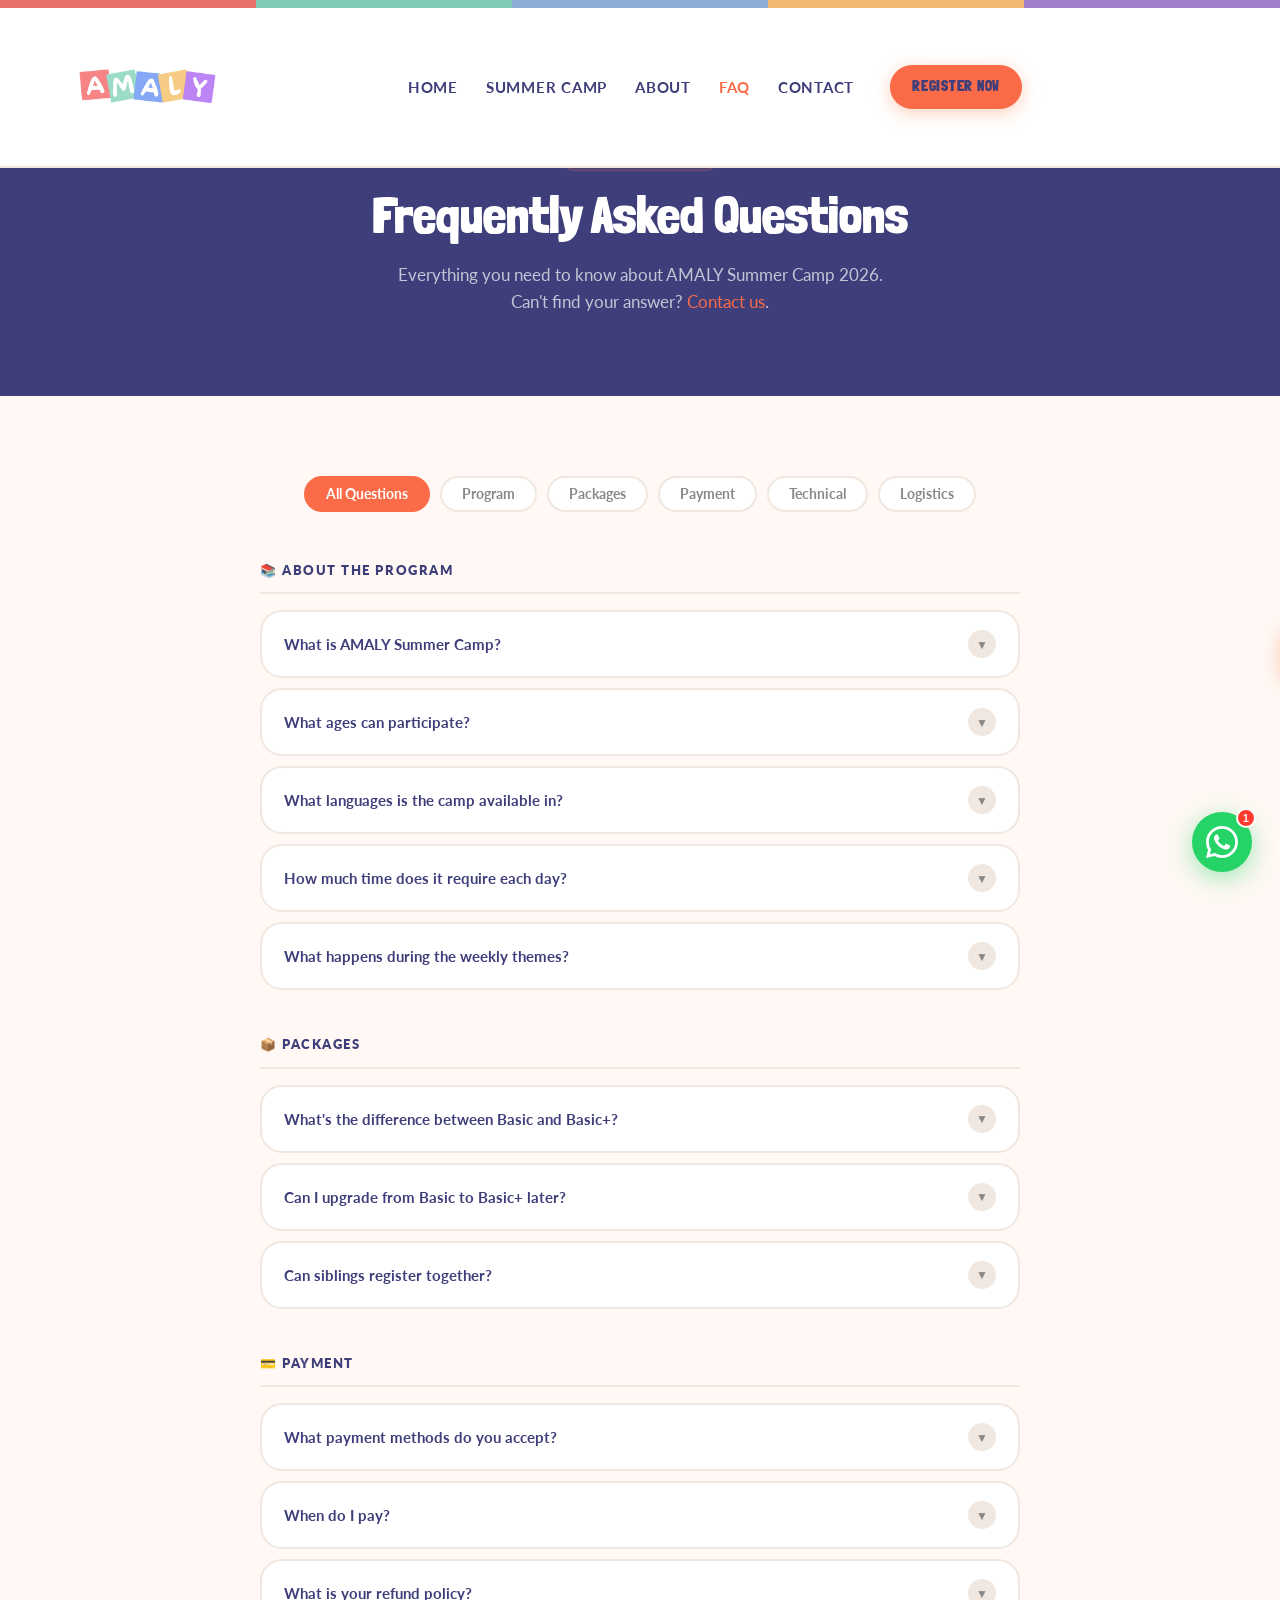
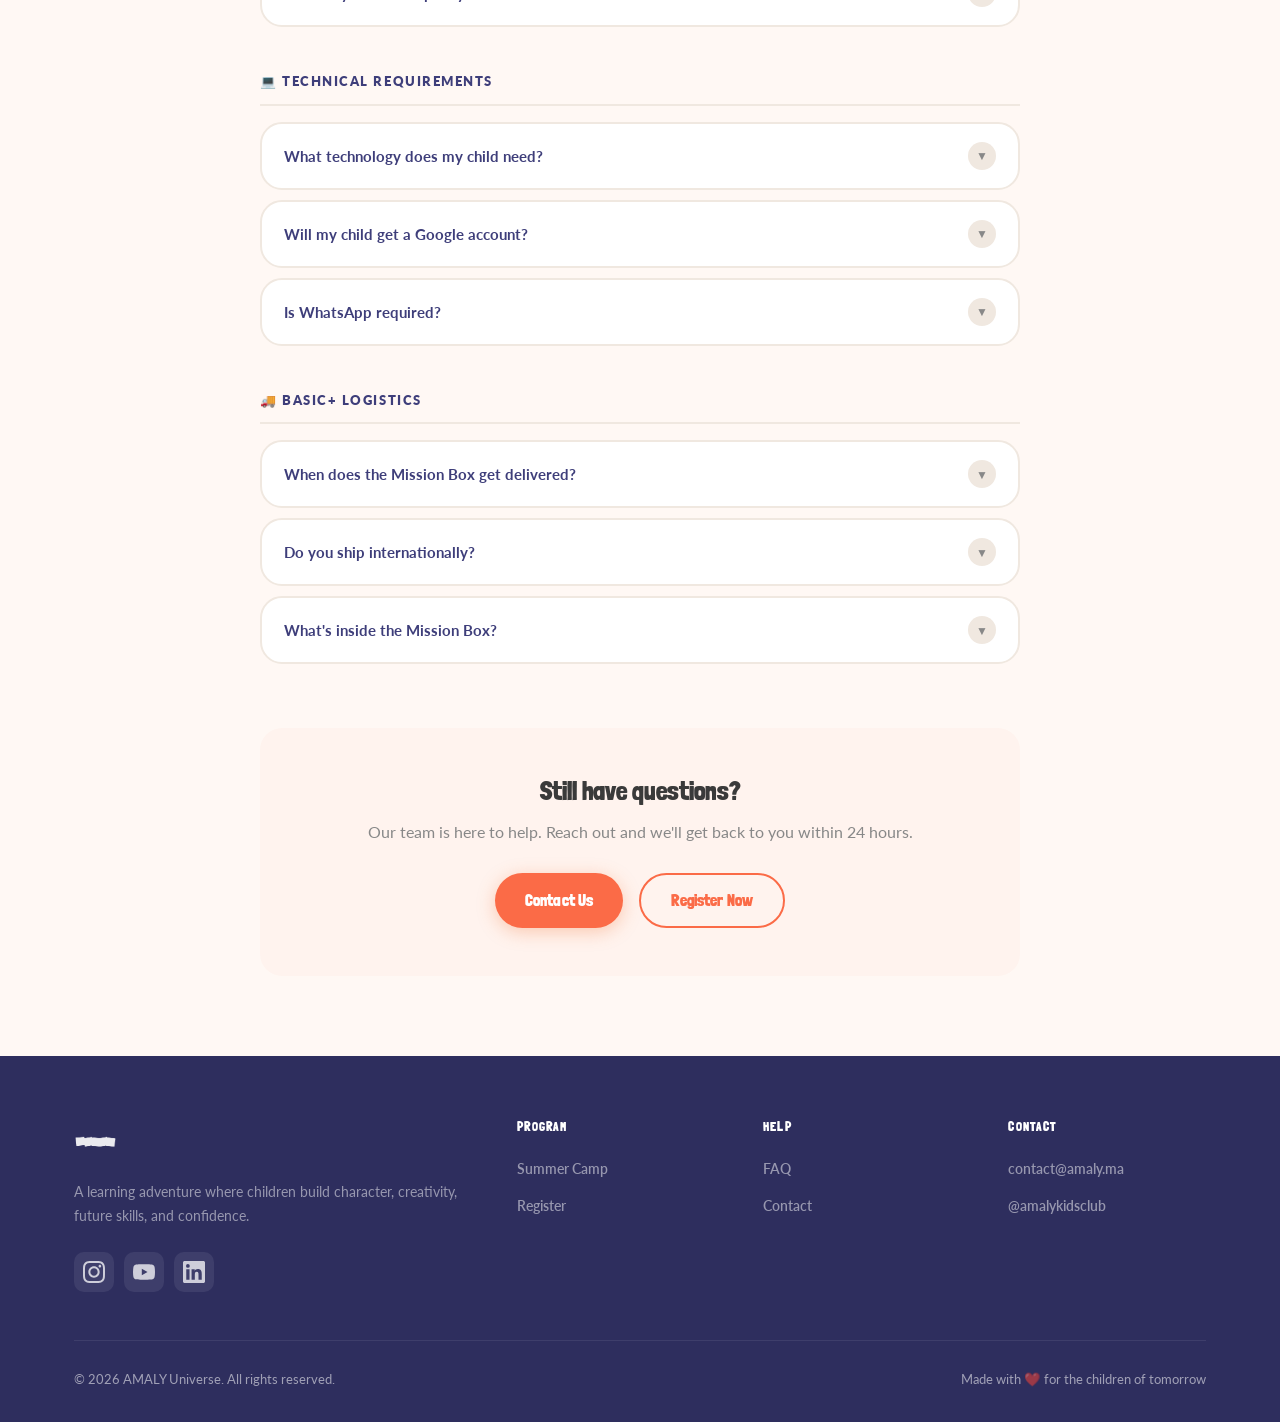
<file: faq.html>
<!DOCTYPE html>
<html lang="en">
<head>
  <meta charset="UTF-8" />
  <meta name="viewport" content="width=device-width, initial-scale=1.0" />
  <title>FAQ — AMALY Universe</title>
  <meta name="description" content="Frequently asked questions about AMALY Summer Camp 2026." />
  <link rel="preconnect" href="https://fonts.googleapis.com" />
  <link rel="preconnect" href="https://fonts.gstatic.com" crossorigin />
  <link href="https://fonts.googleapis.com/css2?family=Londrina+Solid:wght@300;400;900&family=Lato:wght@400;700;900&display=swap" rel="stylesheet" />
  <link rel="stylesheet" href="css/style.css" />
</head>
<body>

<div class="top-stripe"></div>

<!-- NAVBAR -->
<nav class="navbar scrolled">
  <div class="navbar-inner">
    <a href="index.html" style="text-decoration:none;display:flex;align-items:center;">
      <img src="images/amaly-logo-header.png" alt="AMALY" style="height:150px;width:auto;" />
    </a>
    <ul class="nav-links">
      <li><a href="index.html">Home</a></li>
      <li><a href="summer-camp.html">Summer Camp</a></li>
      <li><a href="about.html">About</a></li>
      <li><a href="faq.html" class="active">FAQ</a></li>
      <li><a href="contact.html">Contact</a></li>
      <li><a href="register.html" class="btn btn-primary nav-cta">Register Now</a></li>
    </ul>
    <div class="hamburger">
      <span></span><span></span><span></span>
    </div>
  </div>
</nav>

<!-- MOBILE NAV -->
<div class="mobile-nav">
  <button class="mobile-nav-close">✕</button>
  <a href="index.html">Home</a>
  <a href="summer-camp.html">Summer Camp</a>
  <a href="about.html">About</a>
  <a href="faq.html">FAQ</a>
  <a href="contact.html">Contact</a>
  <a href="register.html" class="btn btn-primary">Register Now</a>
</div>

<!-- HERO -->
<section class="faq-hero">
  <div class="section-label">Got Questions?</div>
  <h1 style="font-size: clamp(2rem, 5vw, 3.2rem); color: white; margin-bottom: 16px;">Frequently Asked Questions</h1>
  <p style="color: rgba(255,255,255,0.7); font-size: 1.05rem; max-width: 500px; margin: 0 auto;">
    Everything you need to know about AMALY Summer Camp 2026. Can't find your answer? <a href="contact.html" style="color: var(--primary);">Contact us</a>.
  </p>
</section>

<!-- FAQ SECTION -->
<section class="faq-section">
  <div class="container">
    <div class="faq-container">

      <!-- Category Filter -->
      <div class="faq-categories">
        <button class="faq-cat-btn active" data-cat="all">All Questions</button>
        <button class="faq-cat-btn" data-cat="program">Program</button>
        <button class="faq-cat-btn" data-cat="packages">Packages</button>
        <button class="faq-cat-btn" data-cat="payment">Payment</button>
        <button class="faq-cat-btn" data-cat="technical">Technical</button>
        <button class="faq-cat-btn" data-cat="logistics">Logistics</button>
      </div>

      <!-- GROUP: PROGRAM -->
      <div class="faq-group" data-cat="program">
        <div class="faq-group-title">📚 About the Program</div>

        <div class="faq-item">
          <div class="faq-question">
            What is AMALY Summer Camp?
            <span class="faq-chevron">▼</span>
          </div>
          <div class="faq-answer">
            <div class="faq-answer-inner">
              AMALY Summer Camp 2026 is a 5-week online learning adventure for children aged 6–14. Running Summer 2026, it combines live workshops, missions, creative projects, brain training (chess, soroban, logic), and community building — all delivered through Google Classroom and WhatsApp.
            </div>
          </div>
        </div>

        <div class="faq-item">
          <div class="faq-question">
            What ages can participate?
            <span class="faq-chevron">▼</span>
          </div>
          <div class="faq-answer">
            <div class="faq-answer-inner">
              AMALY Summer Camp is designed for children aged 6 to 14 years old. Activities are adapted to different age groups within this range so every child is appropriately challenged and engaged.
            </div>
          </div>
        </div>

        <div class="faq-item">
          <div class="faq-question">
            What languages is the camp available in?
            <span class="faq-chevron">▼</span>
          </div>
          <div class="faq-answer">
            <div class="faq-answer-inner">
              The camp is available in Arabic, French, and English. You can also choose bilingual (Arabic/French or Arabic/English) or trilingual options. You select your preferred language during registration.
            </div>
          </div>
        </div>

        <div class="faq-item">
          <div class="faq-question">
            How much time does it require each day?
            <span class="faq-chevron">▼</span>
          </div>
          <div class="faq-answer">
            <div class="faq-answer-inner">
              The camp is designed to be flexible. Daily live sessions run each day, with additional missions, projects, and challenges that children complete at their own pace. Expert guest workshops happen occasionally throughout the camp.
            </div>
          </div>
        </div>

        <div class="faq-item">
          <div class="faq-question">
            What happens during the weekly themes?
            <span class="faq-chevron">▼</span>
          </div>
          <div class="faq-answer">
            <div class="faq-answer-inner">
              Each of the 5 weeks has a big question and dedicated theme: Week 1 (SDGs &amp; Digital Explorers), Week 2 (Identity &amp; Values), Week 3 (Chess, Storytelling &amp; AI), Week 4 (Culture, Calligraphy &amp; Soroban), Week 5 (AMALY Festival). Every week includes daily live sessions, with a consistent rhythm: Mission Launch (Mon), Discovery &amp; Live Session (Tue), Live Workshop (Wed), Creative Project (Thu), Family Challenge (Fri), Club Session (Sat), Reflection (Sun).
            </div>
          </div>
        </div>
      </div>

      <!-- GROUP: PACKAGES -->
      <div class="faq-group" data-cat="packages">
        <div class="faq-group-title">📦 Packages</div>

        <div class="faq-item">
          <div class="faq-question">
            What's the difference between Basic and Basic+?
            <span class="faq-chevron">▼</span>
          </div>
          <div class="faq-answer">
            <div class="faq-answer-inner">
              Both packages include the full digital experience: live workshops, missions, challenges, projects, Google Classroom, WhatsApp community, portfolio, and certificate. The <strong>Basic+</strong> package adds a physical Mission Box delivered to your home — containing printed activities, DIY materials, challenge cards, collectibles, and surprise gifts.
            </div>
          </div>
        </div>

        <div class="faq-item">
          <div class="faq-question">
            Can I upgrade from Basic to Basic+ later?
            <span class="faq-chevron">▼</span>
          </div>
          <div class="faq-answer">
            <div class="faq-answer-inner">
              Yes! You can upgrade from Basic to Basic+ before the shipping deadline (to be announced). Contact us at contact@amaly.ma to upgrade your package and arrange the additional payment and shipping details.
            </div>
          </div>
        </div>

        <div class="faq-item">
          <div class="faq-question">
            Can siblings register together?
            <span class="faq-chevron">▼</span>
          </div>
          <div class="faq-answer">
            <div class="faq-answer-inner">
              Yes! Each child needs a separate registration form, but you can use the same parent information. For siblings, please contact us after registering — we offer a family discount for 2 or more children from the same household.
            </div>
          </div>
        </div>
      </div>

      <!-- GROUP: PAYMENT -->
      <div class="faq-group" data-cat="payment">
        <div class="faq-group-title">💳 Payment</div>

        <div class="faq-item">
          <div class="faq-question">
            What payment methods do you accept?
            <span class="faq-chevron">▼</span>
          </div>
          <div class="faq-answer">
            <div class="faq-answer-inner">
              We accept payment via online payment link (card) and bank transfer (RIB). After your registration is submitted, you'll receive an email with both payment options and detailed instructions.
            </div>
          </div>
        </div>

        <div class="faq-item">
          <div class="faq-question">
            When do I pay?
            <span class="faq-chevron">▼</span>
          </div>
          <div class="faq-answer">
            <div class="faq-answer-inner">
              Payment is requested after registration. Your spot is reserved with a <strong>PENDING PAYMENT</strong> status. Once we receive and validate your payment (within 24 hours), your status moves to <strong>PAID</strong> and you receive your welcome pack, WhatsApp community access, and Google Classroom details.
            </div>
          </div>
        </div>

        <div class="faq-item">
          <div class="faq-question">
            What is your refund policy?
            <span class="faq-chevron">▼</span>
          </div>
          <div class="faq-answer">
            <div class="faq-answer-inner">
              Full refunds are available up to 14 days before the camp start date (29 June). After that, we offer a 50% refund up to 7 days before start. No refund is available after the camp has started, but we can transfer your enrollment to a future cohort. Please contact us for any special circumstances.
            </div>
          </div>
        </div>
      </div>

      <!-- GROUP: TECHNICAL -->
      <div class="faq-group" data-cat="technical">
        <div class="faq-group-title">💻 Technical Requirements</div>

        <div class="faq-item">
          <div class="faq-question">
            What technology does my child need?
            <span class="faq-chevron">▼</span>
          </div>
          <div class="faq-answer">
            <div class="faq-answer-inner">
              Your child needs a device (tablet, laptop, or computer) with a stable internet connection, a working camera and microphone for live sessions, and access to Google Classroom (via a browser or the Google Classroom app). We'll provide a dedicated @amaly.ma student Google account for each enrolled child.
            </div>
          </div>
        </div>

        <div class="faq-item">
          <div class="faq-question">
            Will my child get a Google account?
            <span class="faq-chevron">▼</span>
          </div>
          <div class="faq-answer">
            <div class="faq-answer-inner">
              Yes. After payment is confirmed, we create a dedicated student Google account (e.g., child001@amaly.ma) for each enrolled child. This account gives them access to Google Classroom, Google Meet for live sessions, Google Drive for their portfolio, and Google Calendar for the weekly schedule.
            </div>
          </div>
        </div>

        <div class="faq-item">
          <div class="faq-question">
            Is WhatsApp required?
            <span class="faq-chevron">▼</span>
          </div>
          <div class="faq-answer">
            <div class="faq-answer-inner">
              WhatsApp is our community platform for parents. You'll be invited to a dedicated AMALY community group where we share updates, resources, announcements, and family challenges. It's not strictly required, but strongly recommended for staying connected with the AMALY community.
            </div>
          </div>
        </div>
      </div>

      <!-- GROUP: LOGISTICS -->
      <div class="faq-group" data-cat="logistics">
        <div class="faq-group-title">🚚 Basic+ Logistics</div>

        <div class="faq-item">
          <div class="faq-question">
            When does the Mission Box get delivered?
            <span class="faq-chevron">▼</span>
          </div>
          <div class="faq-answer">
            <div class="faq-answer-inner">
              For Basic+ participants, Mission Boxes are shipped before the camp start date (29 June). The exact shipping timeline depends on your location. We'll communicate the deadline for address confirmation and expected delivery dates by email.
            </div>
          </div>
        </div>

        <div class="faq-item">
          <div class="faq-question">
            Do you ship internationally?
            <span class="faq-chevron">▼</span>
          </div>
          <div class="faq-answer">
            <div class="faq-answer-inner">
              We ship within Morocco and to select countries where we have diaspora communities (France, Belgium, Canada, UAE, and others). During registration, you'll specify your country and city. If you're unsure about international shipping to your country, please contact us before registering for Basic+.
            </div>
          </div>
        </div>

        <div class="faq-item">
          <div class="faq-question">
            What's inside the Mission Box?
            <span class="faq-chevron">▼</span>
          </div>
          <div class="faq-answer">
            <div class="faq-answer-inner">
              The Mission Box is a carefully curated kit containing: printed activities and workbooks, DIY craft and project materials aligned with each week's theme, challenge cards, collectible items, and surprise gifts. It's designed to complement the digital experience and make learning tangible and hands-on.
            </div>
          </div>
        </div>
      </div>

      <!-- CTA -->
      <div style="text-align: center; margin-top: 64px; padding: 48px; background: var(--light); border-radius: var(--radius-lg);">
        <h3 style="font-size: 1.6rem; margin-bottom: 12px;">Still have questions?</h3>
        <p style="color: var(--gray); margin-bottom: 28px;">Our team is here to help. Reach out and we'll get back to you within 24 hours.</p>
        <div style="display: flex; gap: 16px; justify-content: center; flex-wrap: wrap;">
          <a href="contact.html" class="btn btn-primary">Contact Us</a>
          <a href="register.html" class="btn btn-outline">Register Now</a>
        </div>
      </div>

    </div>
  </div>
</section>

<!-- FOOTER -->
<footer>
  <div class="container">
    <div class="footer-grid">
      <div class="footer-brand">
        <img src="images/amaly-logo-header.png" alt="AMALY" style="height:44px;width:auto;margin-bottom:16px;filter:brightness(0) invert(1);opacity:0.9;" />
        <p>A learning adventure where children build character, creativity, future skills, and confidence.</p>
        <div class="footer-socials">
          <a href="https://www.instagram.com/amalykidsclub/" class="social-link" target="_blank" rel="noopener" aria-label="Instagram">
            <img src="images/instagram.svg" alt="Instagram" /></a>
          <a href="https://www.youtube.com/@Amaly.ma-Official" class="social-link" target="_blank" rel="noopener" aria-label="YouTube">
            <img src="images/youtube.svg" alt="YouTube" /></a>
          <a href="https://www.linkedin.com/company/amaly-sustainable-development-environment-moroccan-association/" class="social-link" target="_blank" rel="noopener" aria-label="LinkedIn">
            <img src="images/linkedin.svg" alt="LinkedIn" /></a>
        </div>
      </div>
      <div>
        <h4>Program</h4>
        <ul>
          <li><a href="summer-camp.html">Summer Camp</a></li>
          <li><a href="register.html">Register</a></li>
        </ul>
      </div>
      <div>
        <h4>Help</h4>
        <ul>
          <li><a href="faq.html">FAQ</a></li>
          <li><a href="contact.html">Contact</a></li>
        </ul>
      </div>
      <div>
        <h4>Contact</h4>
        <ul>
          <li><a href="mailto:contact@amaly.ma">contact@amaly.ma</a></li>
          <li><a href="https://www.instagram.com/amalykidsclub/" target="_blank" rel="noopener">@amalykidsclub</a></li>
        </ul>
      </div>
    </div>
    <div class="footer-bottom">
      <span>© 2026 AMALY Universe. All rights reserved.</span>
      <span>Made with ❤️ for the children of tomorrow</span>
    </div>
  </div>
</footer>

<script src="js/main.js"></script>
</body>
</html>
</file>
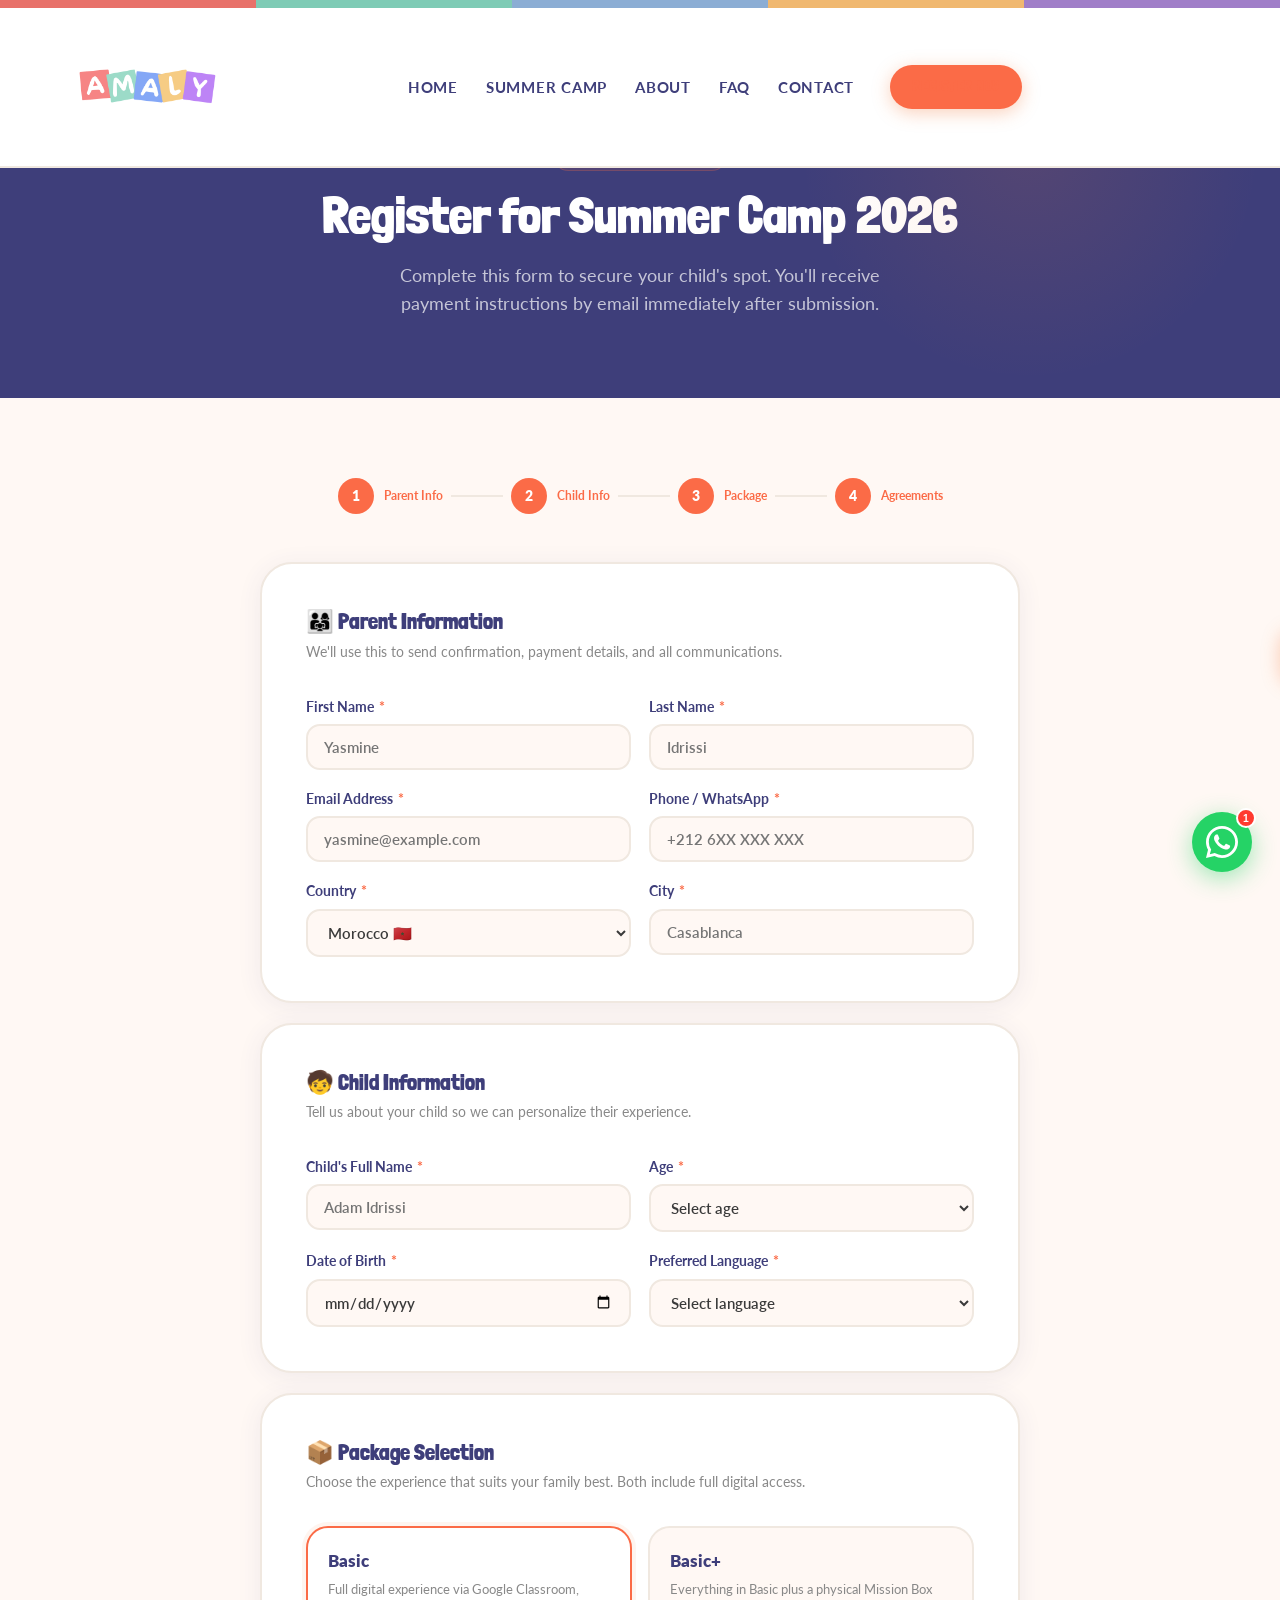
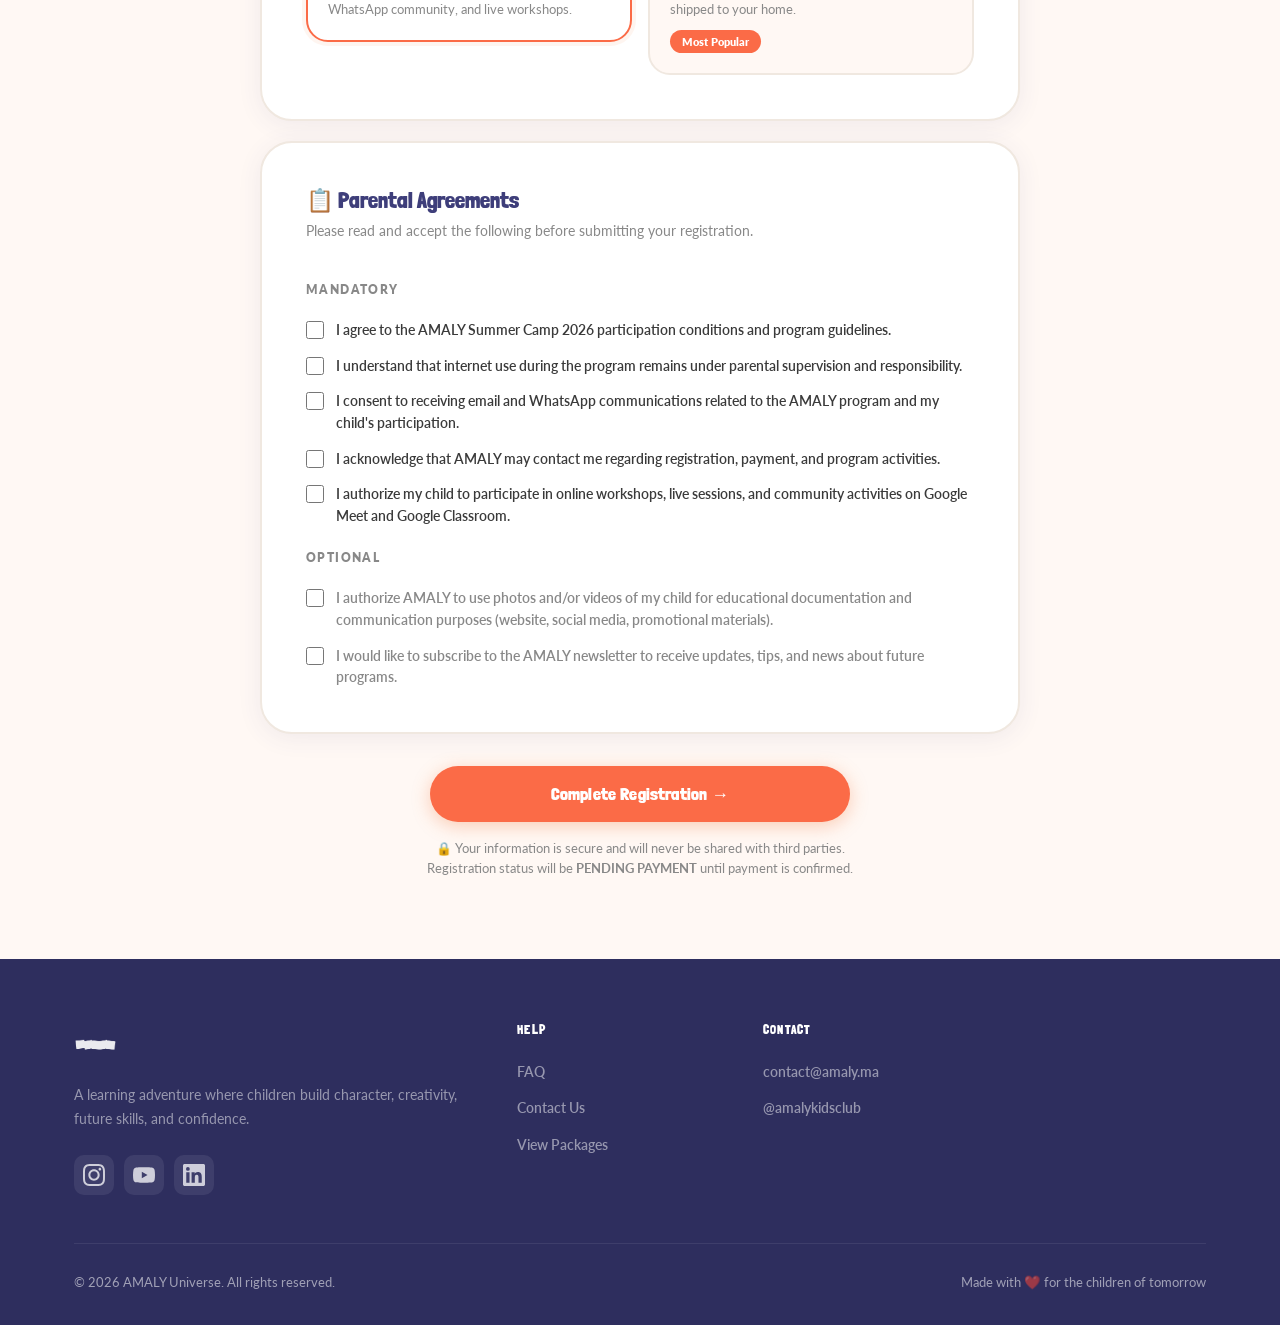
<file: register.html>
<!DOCTYPE html>
<html lang="en">
<head>
  <meta charset="UTF-8" />
  <meta name="viewport" content="width=device-width, initial-scale=1.0" />
  <title>Register — AMALY Summer Camp 2026</title>
  <meta name="description" content="Register your child for AMALY Summer Camp 2026. Ages 6–14. 29 June – 9 August." />
  <link rel="preconnect" href="https://fonts.googleapis.com" />
  <link rel="preconnect" href="https://fonts.gstatic.com" crossorigin />
  <link href="https://fonts.googleapis.com/css2?family=Londrina+Solid:wght@300;400;900&family=Lato:wght@400;700;900&display=swap" rel="stylesheet" />
  <link rel="stylesheet" href="css/style.css" />
</head>
<body>

<div class="top-stripe"></div>

<!-- NAVBAR -->
<nav class="navbar scrolled">
  <div class="navbar-inner">
    <a href="index.html" style="text-decoration:none;display:flex;align-items:center;">
      <img src="images/amaly-logo-header.png" alt="AMALY" style="height:150px;width:auto;" />
    </a>
    <ul class="nav-links">
      <li><a href="index.html">Home</a></li>
      <li><a href="summer-camp.html">Summer Camp</a></li>
      <li><a href="about.html">About</a></li>
      <li><a href="faq.html">FAQ</a></li>
      <li><a href="contact.html">Contact</a></li>
      <li><a href="register.html" class="btn btn-primary nav-cta active">Register Now</a></li>
    </ul>
    <div class="hamburger">
      <span></span><span></span><span></span>
    </div>
  </div>
</nav>

<!-- MOBILE NAV -->
<div class="mobile-nav">
  <button class="mobile-nav-close">✕</button>
  <a href="index.html">Home</a>
  <a href="summer-camp.html">Summer Camp</a>
  <a href="about.html">About</a>
  <a href="faq.html">FAQ</a>
  <a href="contact.html">Contact</a>
  <a href="register.html" class="btn btn-primary">Register Now</a>
</div>

<!-- HERO -->
<section class="register-hero">
  <div class="container">
    <div class="section-label">Enrollment Open</div>
    <h1 style="font-size: clamp(2rem, 5vw, 3.2rem); color: white; margin-bottom: 16px;">Register for Summer Camp 2026</h1>
    <p style="color: rgba(255,255,255,0.7); font-size: 1.1rem; max-width: 520px; margin: 0 auto;">
      Complete this form to secure your child's spot. You'll receive payment instructions by email immediately after submission.
    </p>
  </div>
</section>

<!-- FORM SECTION -->
<section class="register-section">
  <div class="register-container" id="register-container">

    <!-- PROGRESS -->
    <div class="form-progress">
      <div class="progress-step">
        <div class="step-dot active">1</div>
        <div class="step-label active">Parent Info</div>
      </div>
      <div class="step-line"></div>
      <div class="progress-step">
        <div class="step-dot active">2</div>
        <div class="step-label active">Child Info</div>
      </div>
      <div class="step-line"></div>
      <div class="progress-step">
        <div class="step-dot active">3</div>
        <div class="step-label active">Package</div>
      </div>
      <div class="step-line"></div>
      <div class="progress-step">
        <div class="step-dot active">4</div>
        <div class="step-label active">Agreements</div>
      </div>
    </div>

    <form id="registration-form" novalidate>

      <!-- SECTION 1: PARENT INFORMATION -->
      <div class="form-card">
        <h2 class="form-card-title">👨‍👩‍👧 Parent Information</h2>
        <p class="form-card-sub">We'll use this to send confirmation, payment details, and all communications.</p>
        <div class="form-grid">
          <div class="form-group">
            <label for="parent-first">First Name <span class="required">*</span></label>
            <input type="text" id="parent-first" name="parent_first" class="form-control" placeholder="Yasmine" required />
          </div>
          <div class="form-group">
            <label for="parent-last">Last Name <span class="required">*</span></label>
            <input type="text" id="parent-last" name="parent_last" class="form-control" placeholder="Idrissi" required />
          </div>
          <div class="form-group">
            <label for="parent-email">Email Address <span class="required">*</span></label>
            <input type="email" id="parent-email" name="parent_email" class="form-control" placeholder="yasmine@example.com" required />
          </div>
          <div class="form-group">
            <label for="parent-phone">Phone / WhatsApp <span class="required">*</span></label>
            <input type="tel" id="parent-phone" name="parent_phone" class="form-control" placeholder="+212 6XX XXX XXX" required />
          </div>
          <div class="form-group">
            <label for="parent-country">Country <span class="required">*</span></label>
            <select id="parent-country" name="parent_country" class="form-control" required>
              <option value="">Select your country</option>
              <option value="MA" selected>Morocco 🇲🇦</option>
              <option value="FR">France 🇫🇷</option>
              <option value="BE">Belgium 🇧🇪</option>
              <option value="CA">Canada 🇨🇦</option>
              <option value="AE">UAE 🇦🇪</option>
              <option value="SA">Saudi Arabia 🇸🇦</option>
              <option value="NL">Netherlands 🇳🇱</option>
              <option value="ES">Spain 🇪🇸</option>
              <option value="DE">Germany 🇩🇪</option>
              <option value="GB">United Kingdom 🇬🇧</option>
              <option value="US">United States 🇺🇸</option>
              <option value="other">Other</option>
            </select>
          </div>
          <div class="form-group">
            <label for="parent-city">City <span class="required">*</span></label>
            <input type="text" id="parent-city" name="parent_city" class="form-control" placeholder="Casablanca" required />
          </div>
        </div>
      </div>

      <!-- SECTION 2: CHILD INFORMATION -->
      <div class="form-card">
        <h2 class="form-card-title">🧒 Child Information</h2>
        <p class="form-card-sub">Tell us about your child so we can personalize their experience.</p>
        <div class="form-grid">
          <div class="form-group">
            <label for="child-name">Child's Full Name <span class="required">*</span></label>
            <input type="text" id="child-name" name="child_name" class="form-control" placeholder="Adam Idrissi" required />
          </div>
          <div class="form-group">
            <label for="child-age">Age <span class="required">*</span></label>
            <select id="child-age" name="child_age" class="form-control" required>
              <option value="">Select age</option>
              <option value="5">5 years old</option>
              <option value="6">6 years old</option>
              <option value="7">7 years old</option>
              <option value="8">8 years old</option>
              <option value="9">9 years old</option>
              <option value="10">10 years old</option>
              <option value="11">11 years old</option>
              <option value="12">12 years old</option>
              <option value="13">13 years old</option>
              <option value="14">14 years old</option>
            </select>
          </div>
          <div class="form-group">
            <label for="child-dob">Date of Birth <span class="required">*</span></label>
            <input type="date" id="child-dob" name="child_dob" class="form-control" required />
          </div>
          <div class="form-group">
            <label for="child-language">Preferred Language <span class="required">*</span></label>
            <select id="child-language" name="child_language" class="form-control" required>
              <option value="">Select language</option>
              <option value="arabic">Arabic</option>
              <option value="french">French</option>
              <option value="english">English</option>
              <option value="bilingual-ar-fr">Bilingual (Arabic / French)</option>
              <option value="bilingual-ar-en">Bilingual (Arabic / English)</option>
              <option value="trilingual">Trilingual (Arabic / French / English)</option>
            </select>
          </div>
        </div>
      </div>

      <!-- SECTION 3: PACKAGE SELECTION -->
      <div class="form-card">
        <h2 class="form-card-title">📦 Package Selection</h2>
        <p class="form-card-sub">Choose the experience that suits your family best. Both include full digital access.</p>

        <div class="package-options">
          <div class="package-option">
            <input type="radio" name="package" id="pkg-basic" value="basic" checked />
            <label for="pkg-basic">
              <div class="pkg-name">Basic</div>
              <div class="pkg-desc">Full digital experience via Google Classroom, WhatsApp community, and live workshops.</div>
            </label>
          </div>
          <div class="package-option">
            <input type="radio" name="package" id="pkg-basic-plus" value="basic-plus" />
            <label for="pkg-basic-plus">
              <div class="pkg-name">Basic+</div>
              <div class="pkg-desc">Everything in Basic plus a physical Mission Box shipped to your home.</div>
              <div class="pkg-badge">Most Popular</div>
            </label>
          </div>
        </div>

        <!-- Conditional Address Section -->
        <div id="address-section">
          <div class="address-note">
            📦 <div>Since you've selected <strong>Basic+</strong>, we need your shipping address to deliver your Mission Box before camp starts.</div>
          </div>
          <div class="form-grid">
            <div class="form-group full">
              <label for="address">Street Address <span class="required">*</span></label>
              <input type="text" id="address" name="address" class="form-control" placeholder="123 Rue de l'Université" />
            </div>
            <div class="form-group">
              <label for="address-city">City <span class="required">*</span></label>
              <input type="text" id="address-city" name="address_city" class="form-control" placeholder="Casablanca" />
            </div>
            <div class="form-group">
              <label for="postal-code">Postal Code</label>
              <input type="text" id="postal-code" name="postal_code" class="form-control" placeholder="20000" />
            </div>
            <div class="form-group full">
              <label for="delivery-notes">Delivery Notes (optional)</label>
              <input type="text" id="delivery-notes" name="delivery_notes" class="form-control" placeholder="Apartment number, landmark, preferred delivery time…" />
            </div>
          </div>
        </div>
      </div>

      <!-- SECTION 4: PARENTAL AGREEMENTS -->
      <div class="form-card">
        <h2 class="form-card-title">📋 Parental Agreements</h2>
        <p class="form-card-sub">Please read and accept the following before submitting your registration.</p>

        <div class="agreements-list">
          <div class="agreements-divider">Mandatory</div>

          <label class="agreement-item">
            <input type="checkbox" class="mandatory-check" required />
            <span class="agreement-text">I agree to the AMALY Summer Camp 2026 participation conditions and program guidelines.</span>
          </label>

          <label class="agreement-item">
            <input type="checkbox" class="mandatory-check" required />
            <span class="agreement-text">I understand that internet use during the program remains under parental supervision and responsibility.</span>
          </label>

          <label class="agreement-item">
            <input type="checkbox" class="mandatory-check" required />
            <span class="agreement-text">I consent to receiving email and WhatsApp communications related to the AMALY program and my child's participation.</span>
          </label>

          <label class="agreement-item">
            <input type="checkbox" class="mandatory-check" required />
            <span class="agreement-text">I acknowledge that AMALY may contact me regarding registration, payment, and program activities.</span>
          </label>

          <label class="agreement-item">
            <input type="checkbox" class="mandatory-check" required />
            <span class="agreement-text">I authorize my child to participate in online workshops, live sessions, and community activities on Google Meet and Google Classroom.</span>
          </label>

          <div class="agreements-divider" style="margin-top: 8px;">Optional</div>

          <label class="agreement-item optional">
            <input type="checkbox" />
            <span class="agreement-text">I authorize AMALY to use photos and/or videos of my child for educational documentation and communication purposes (website, social media, promotional materials).</span>
          </label>

          <label class="agreement-item optional">
            <input type="checkbox" />
            <span class="agreement-text">I would like to subscribe to the AMALY newsletter to receive updates, tips, and news about future programs.</span>
          </label>
        </div>
      </div>

      <!-- SUBMIT -->
      <div class="form-submit-area">
        <button type="submit" class="btn btn-primary btn-lg submit-btn">
          Complete Registration →
        </button>
        <p class="form-submit-note">
          🔒 Your information is secure and will never be shared with third parties.<br>
          Registration status will be <strong>PENDING PAYMENT</strong> until payment is confirmed.
        </p>
      </div>

    </form>
  </div>
</section>

<!-- FOOTER -->
<footer>
  <div class="container">
    <div class="footer-grid">
      <div class="footer-brand">
        <img src="images/amaly-logo-header.png" alt="AMALY" style="height:44px;width:auto;margin-bottom:16px;filter:brightness(0) invert(1);opacity:0.9;" />
        <p>A learning adventure where children build character, creativity, future skills, and confidence.</p>
        <div class="footer-socials">
          <a href="https://www.instagram.com/amalykidsclub/" class="social-link" target="_blank" rel="noopener" aria-label="Instagram">
            <img src="images/instagram.svg" alt="Instagram" /></a>
          <a href="https://www.youtube.com/@Amaly.ma-Official" class="social-link" target="_blank" rel="noopener" aria-label="YouTube">
            <img src="images/youtube.svg" alt="YouTube" /></a>
          <a href="https://www.linkedin.com/company/amaly-sustainable-development-environment-moroccan-association/" class="social-link" target="_blank" rel="noopener" aria-label="LinkedIn">
            <img src="images/linkedin.svg" alt="LinkedIn" /></a>
        </div>
      </div>
      <div>
        <h4>Help</h4>
        <ul>
          <li><a href="faq.html">FAQ</a></li>
          <li><a href="contact.html">Contact Us</a></li>
          <li><a href="summer-camp.html">View Packages</a></li>
        </ul>
      </div>
      <div>
        <h4>Contact</h4>
        <ul>
          <li><a href="mailto:contact@amaly.ma">contact@amaly.ma</a></li>
          <li><a href="https://www.instagram.com/amalykidsclub/" target="_blank" rel="noopener">@amalykidsclub</a></li>
        </ul>
      </div>
      <div></div>
    </div>
    <div class="footer-bottom">
      <span>© 2026 AMALY Universe. All rights reserved.</span>
      <span>Made with ❤️ for the children of tomorrow</span>
    </div>
  </div>
</footer>

<script src="js/main.js"></script>
<script>
  // Pre-select package from URL param
  const urlParams = new URLSearchParams(window.location.search);
  const pkg = urlParams.get('package');
  if (pkg === 'basic-plus') {
    document.getElementById('pkg-basic-plus').checked = true;
    document.getElementById('address-section').classList.add('visible');
  }
</script>
</body>
</html>
</file>
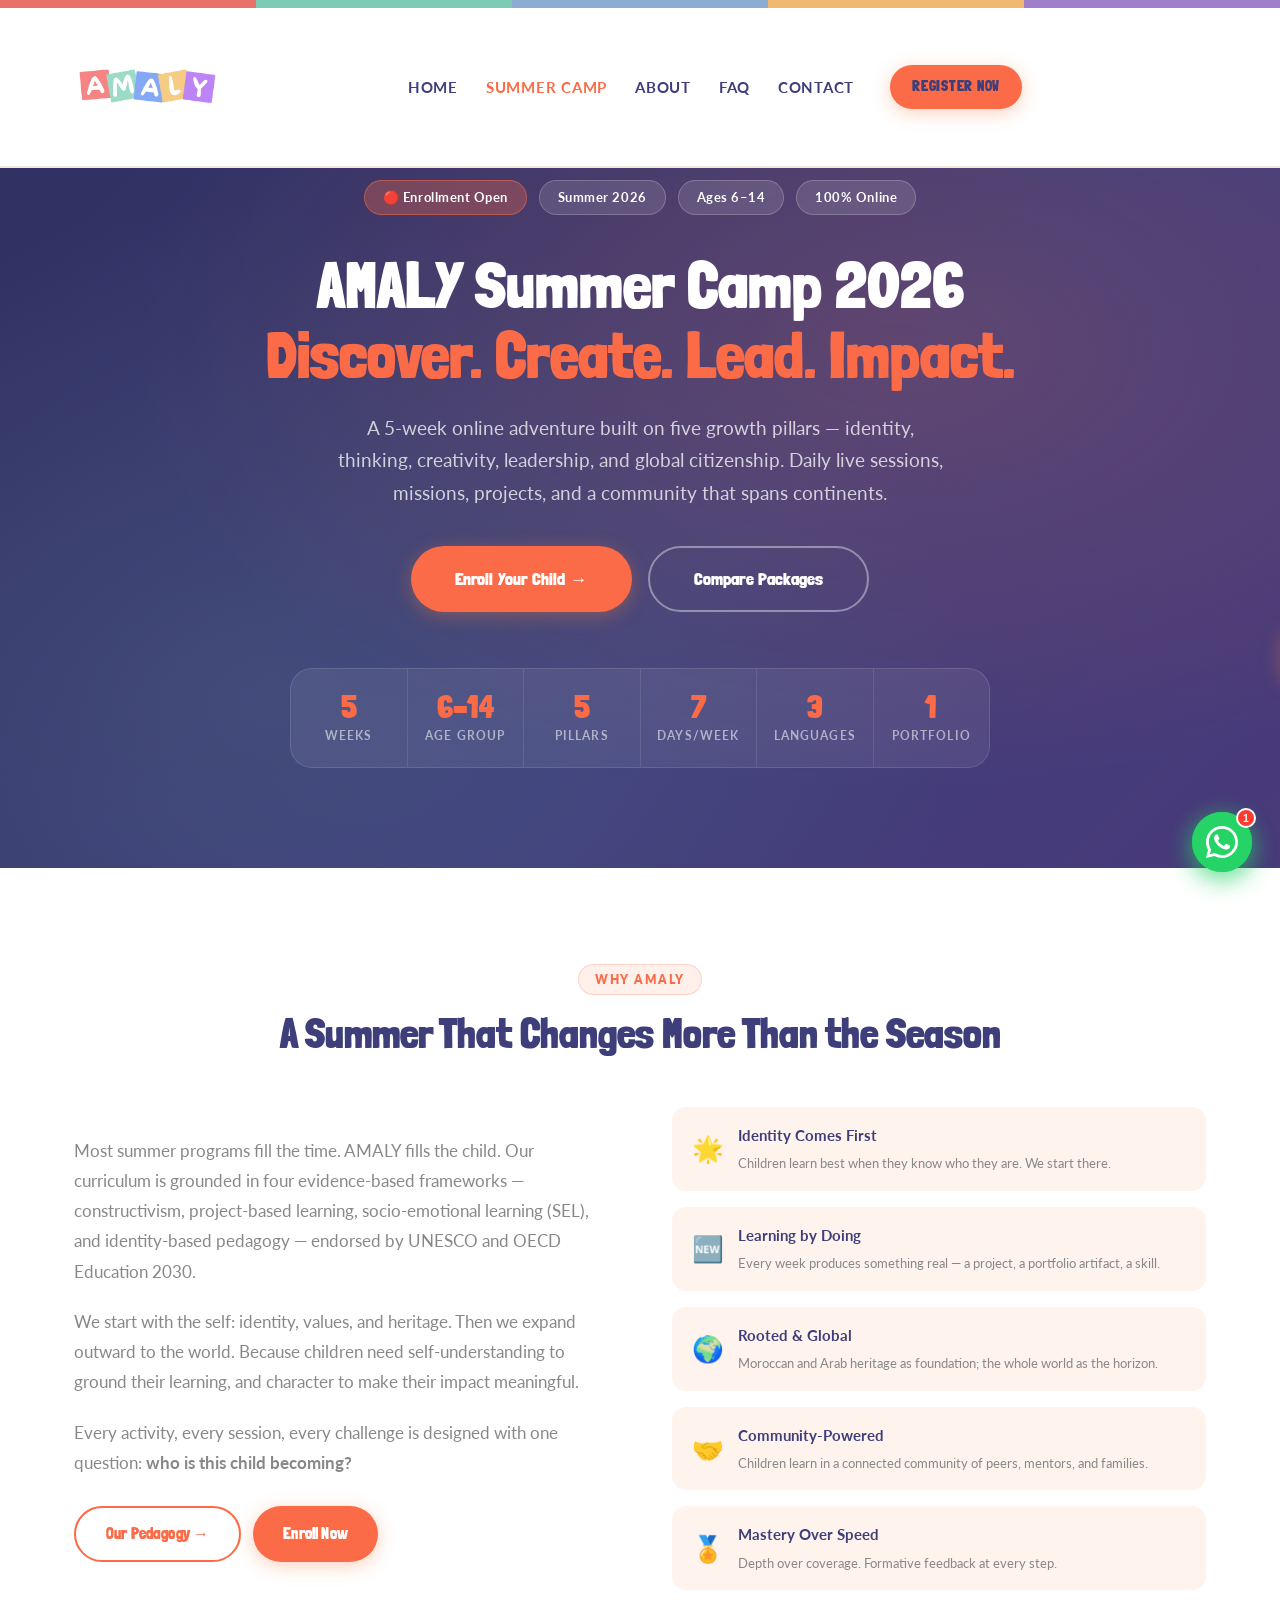
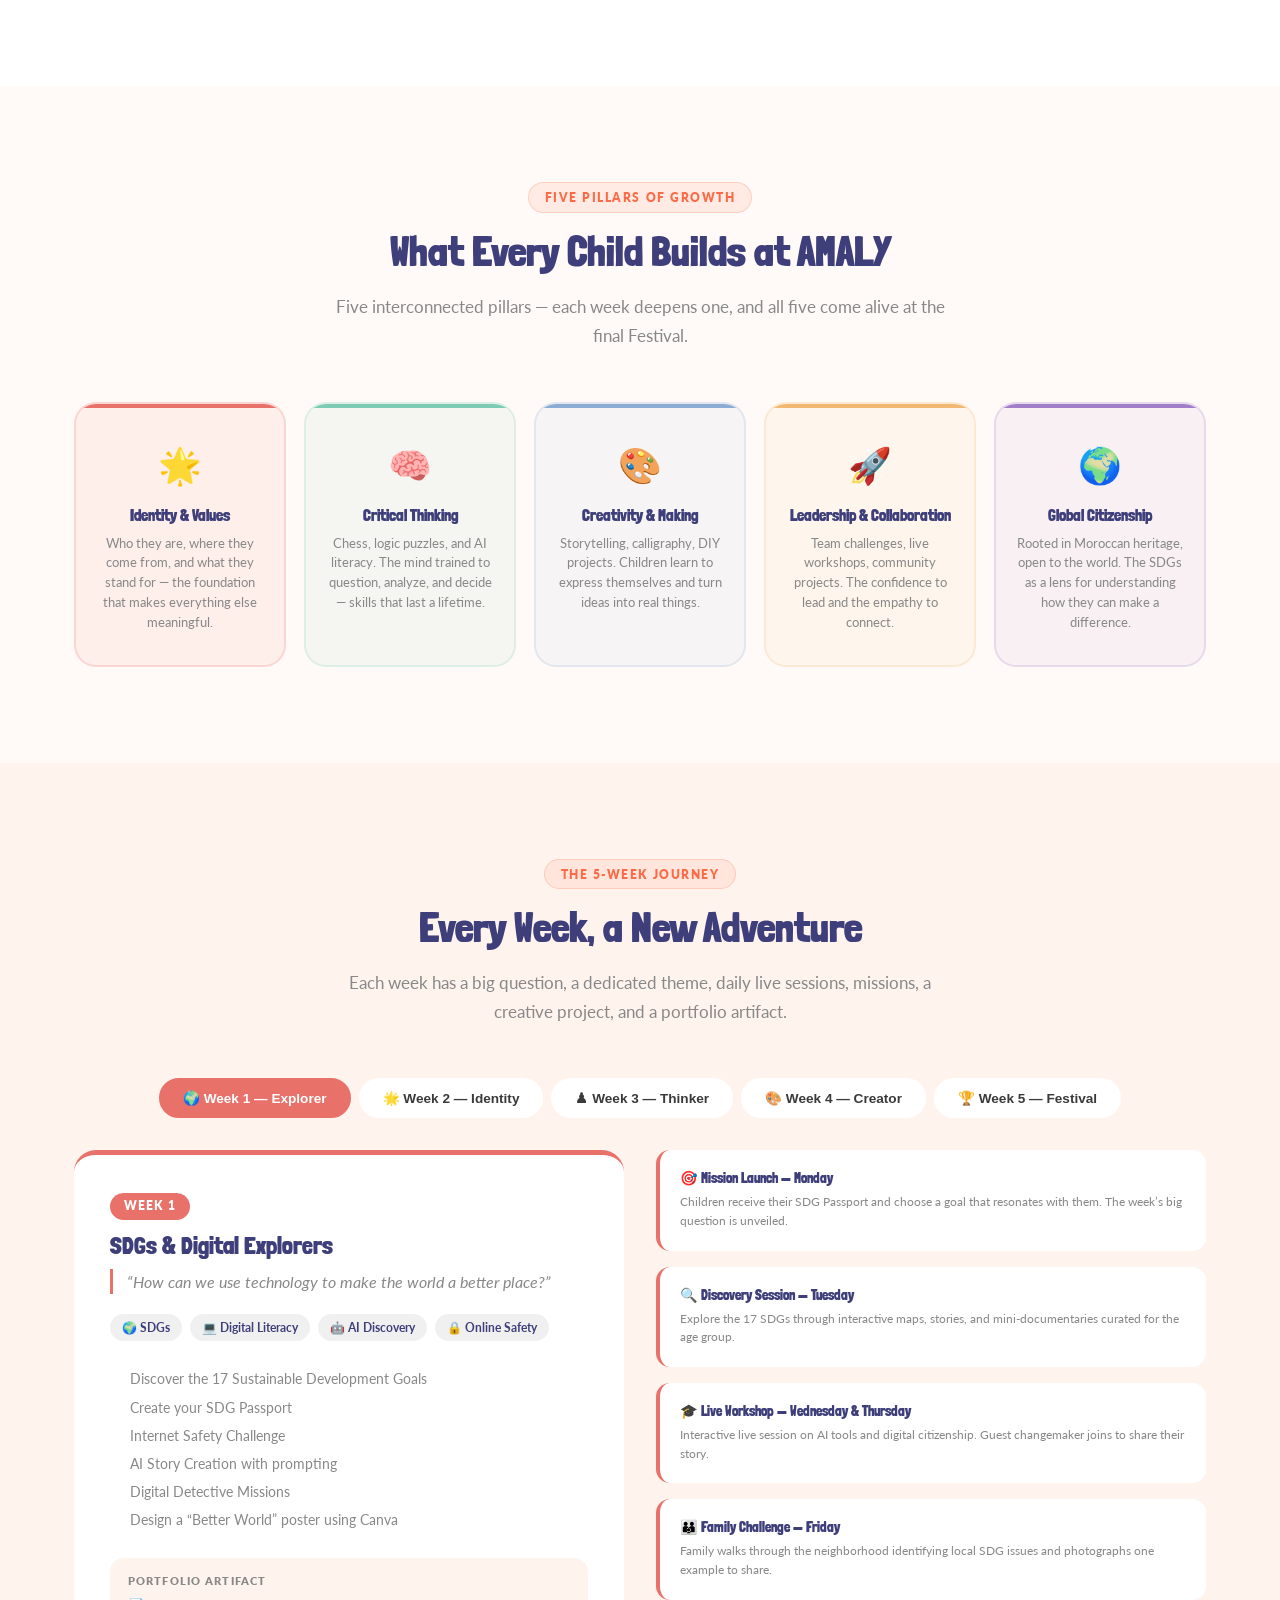
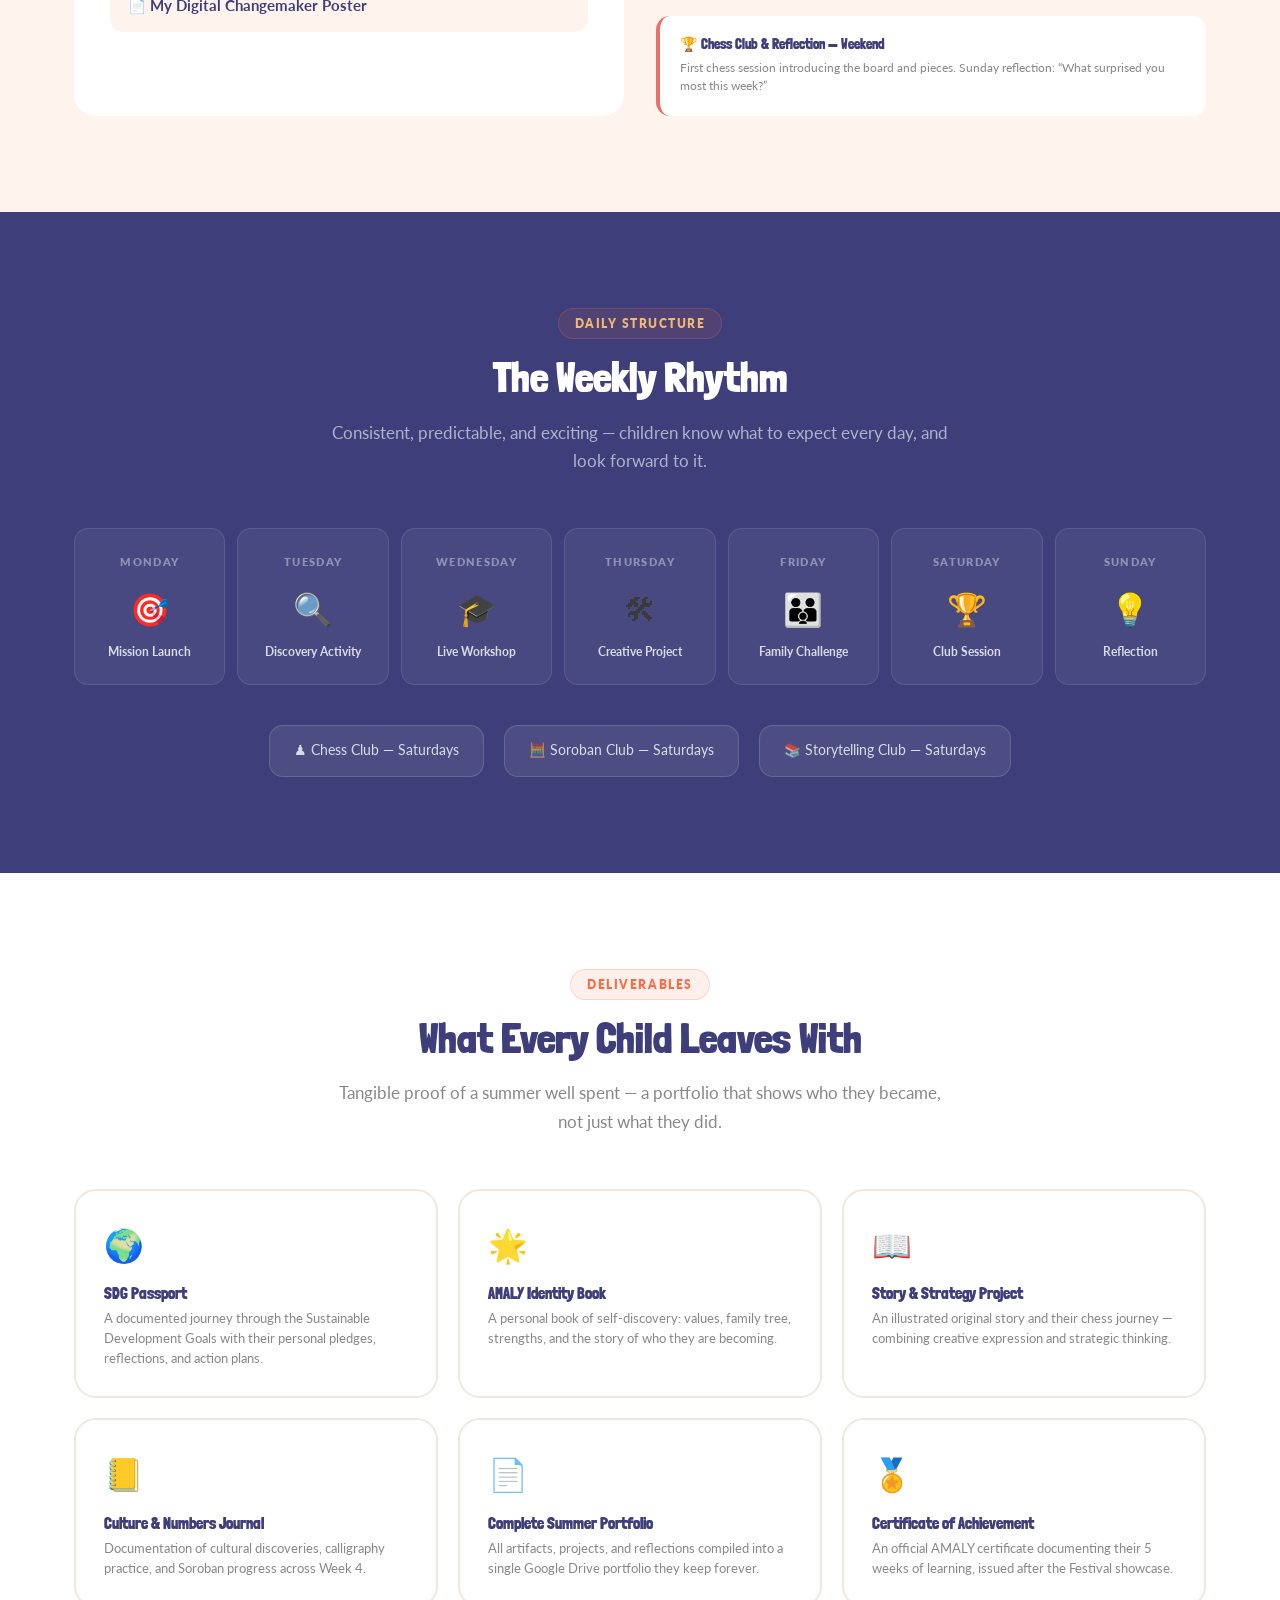
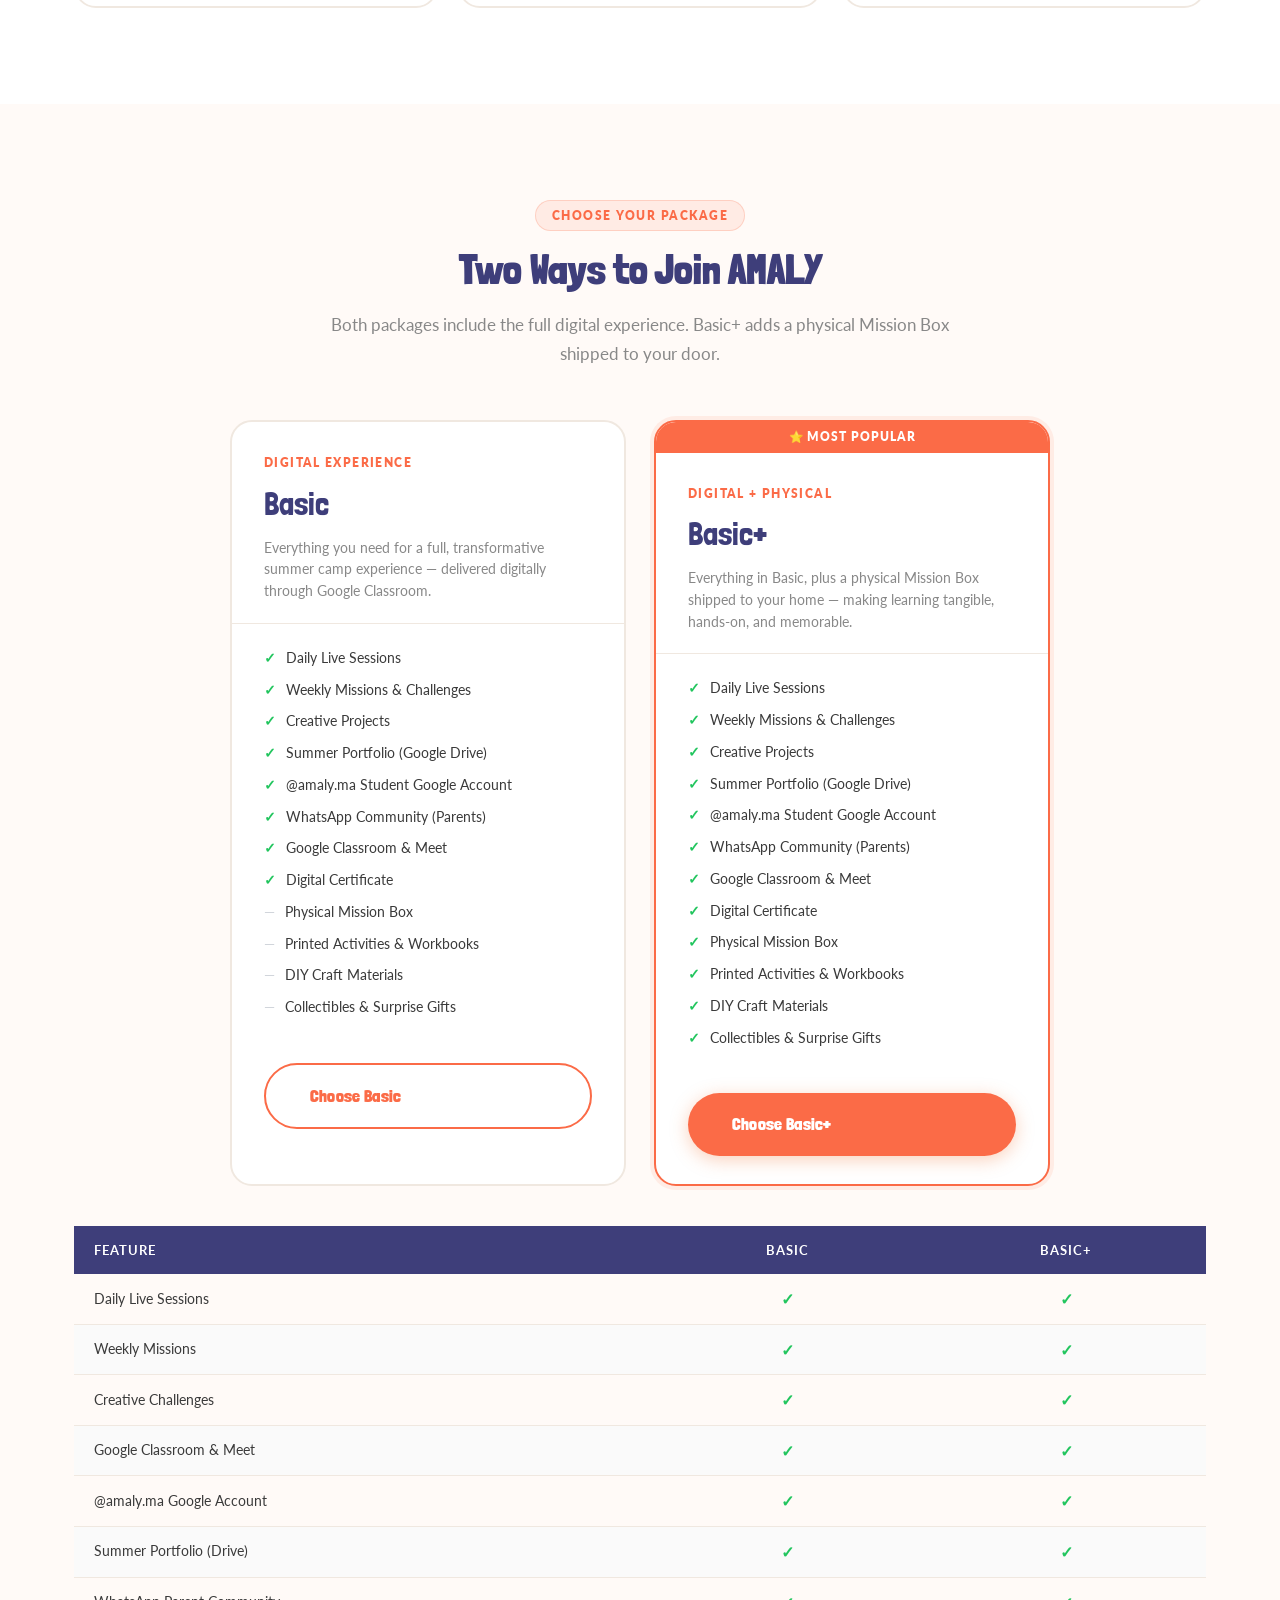
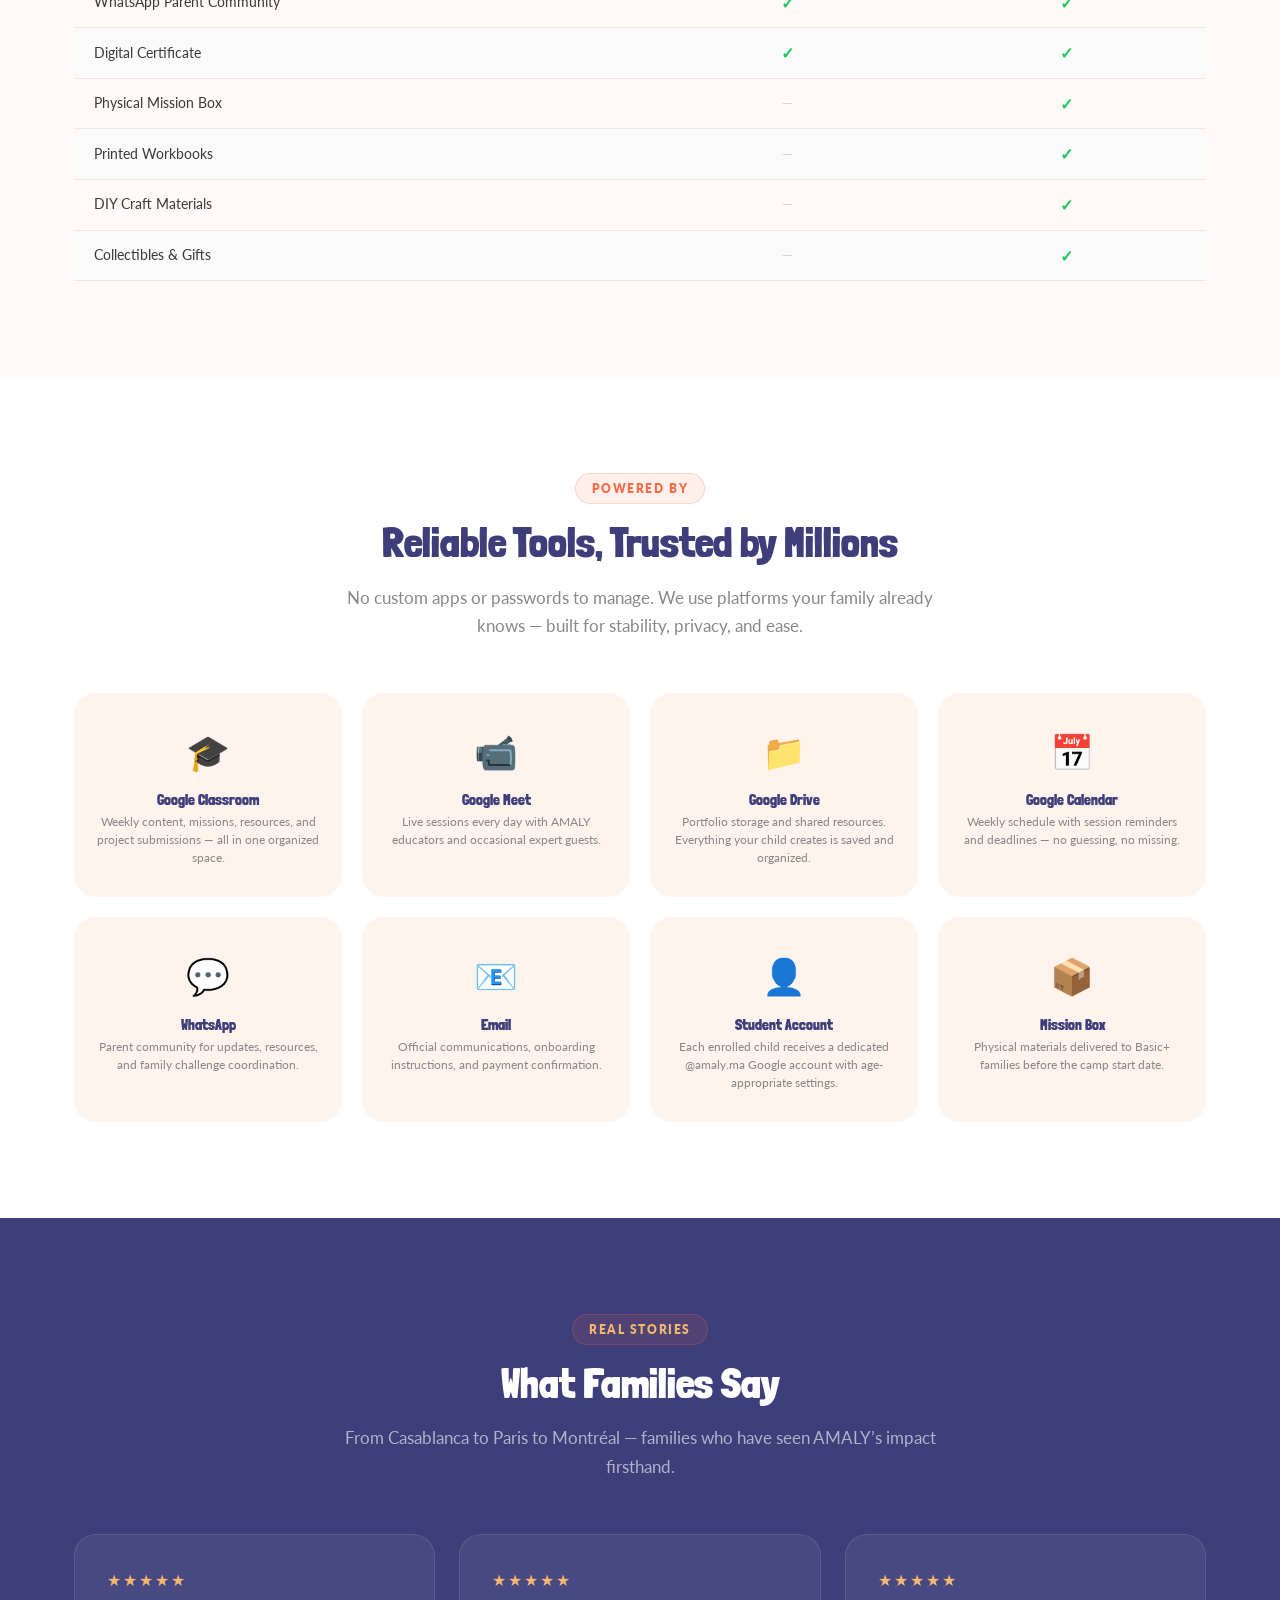
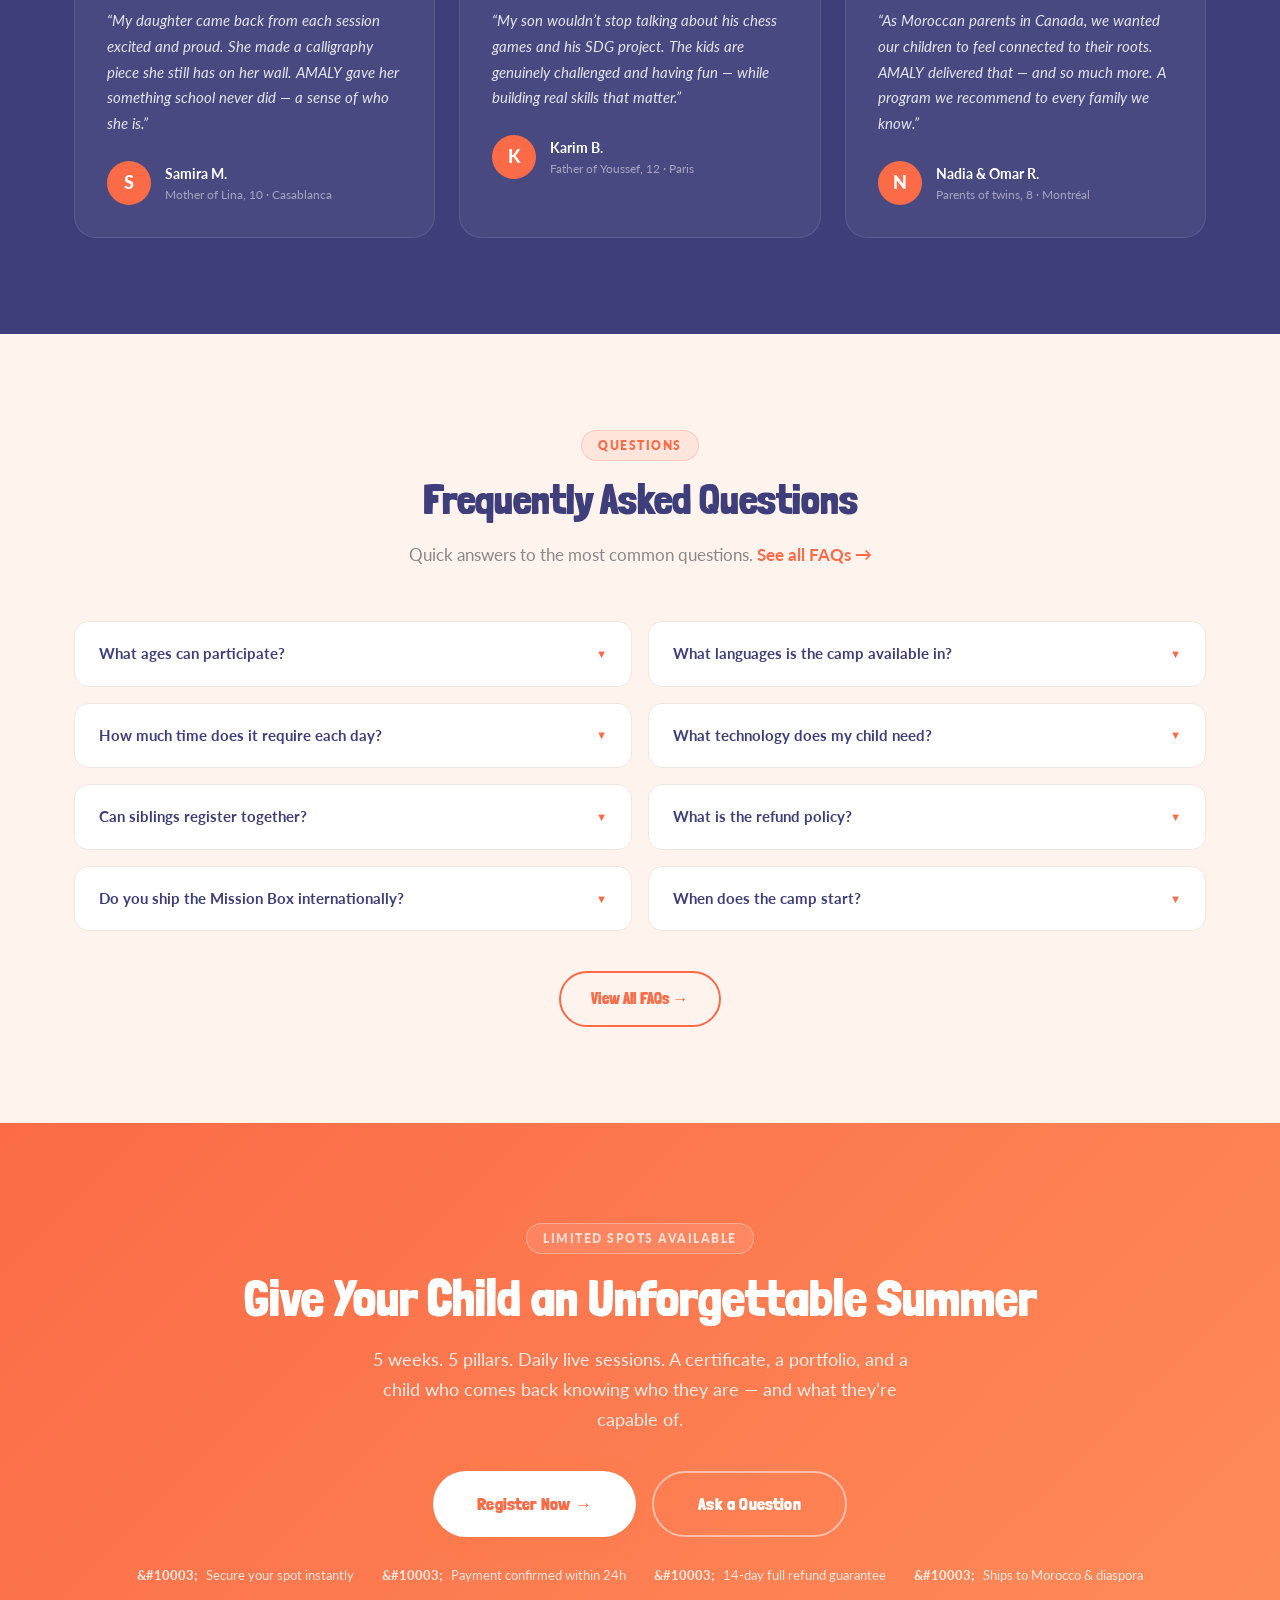
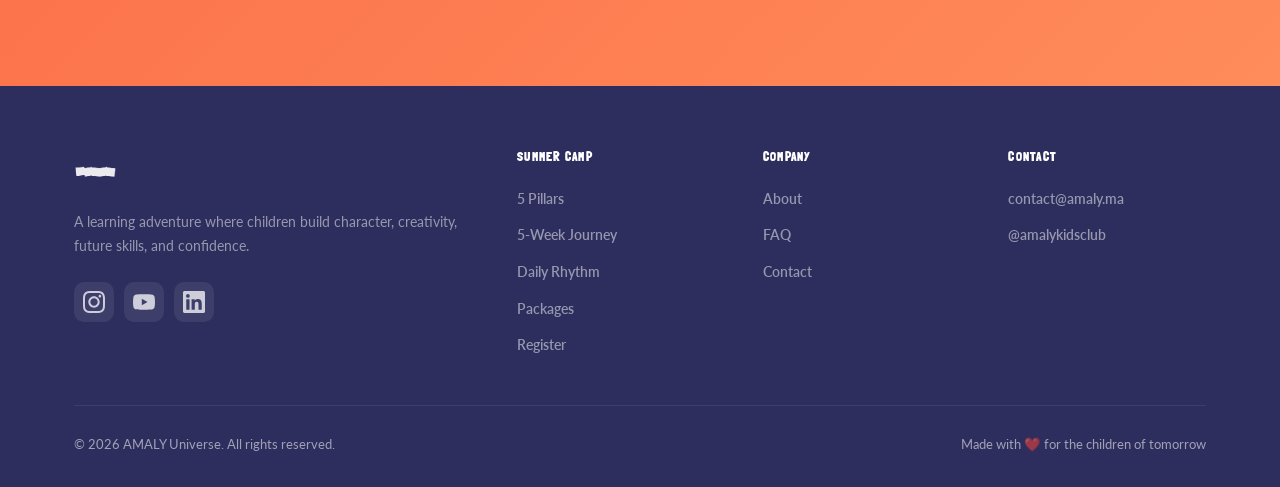
<file: summer-camp.html>
<!DOCTYPE html>
<html lang="en">
<head>
  <meta charset="UTF-8" />
  <meta name="viewport" content="width=device-width, initial-scale=1.0" />
  <title>Summer Camp 2026 &mdash; AMALY Universe</title>
  <meta name="description" content="AMALY Summer Camp 2026 &mdash; 5 weeks, ages 6&ndash;14, daily live sessions, 5 growth pillars, global community. Enroll now." />
  <link rel="preconnect" href="https://fonts.googleapis.com" />
  <link rel="preconnect" href="https://fonts.gstatic.com" crossorigin />
  <link href="https://fonts.googleapis.com/css2?family=Londrina+Solid:wght@300;400;900&family=Lato:wght@400;700;900&display=swap" rel="stylesheet" />
  <link rel="stylesheet" href="css/style.css" />
  <style>
    /* ── Page-specific overrides & enhancements ── */
    .sc-hero {
      background: linear-gradient(135deg, var(--navy-dark) 0%, var(--navy) 60%, #4a3a7a 100%);
      padding: 180px 0 100px;
      text-align: center;
      position: relative;
      overflow: hidden;
    }
    .sc-hero::before {
      content: '';
      position: absolute;
      inset: 0;
      background: radial-gradient(ellipse at 70% 40%, rgba(251,107,71,0.18) 0%, transparent 60%),
                  radial-gradient(ellipse at 20% 80%, rgba(126,203,181,0.12) 0%, transparent 50%);
    }
    .sc-hero .container { position: relative; z-index: 1; }
    .sc-hero h1 { font-size: clamp(2.4rem, 6vw, 4rem); color: white; margin-bottom: 20px; line-height: 1.1; }
    .sc-hero p { color: rgba(255,255,255,0.75); font-size: clamp(1rem, 2vw, 1.2rem); max-width: 620px; margin: 0 auto 36px; line-height: 1.7; }
    .sc-hero-meta { display: flex; gap: 12px; justify-content: center; flex-wrap: wrap; margin-bottom: 36px; }
    .sc-hero-pill { background: rgba(255,255,255,0.12); border: 1.5px solid rgba(255,255,255,0.2); color: white; font-size: 0.82rem; font-weight: 700; padding: 6px 18px; border-radius: 100px; letter-spacing: 0.04em; }
    .sc-hero-pill.hot { background: rgba(251,107,71,0.3); border-color: rgba(251,107,71,0.5); }
    .sc-stats-bar { display: flex; justify-content: center; gap: 0; margin: 56px auto 0; max-width: 700px; background: rgba(255,255,255,0.07); border: 1px solid rgba(255,255,255,0.12); border-radius: var(--radius-lg); overflow: hidden; }
    .sc-stat { flex: 1; padding: 22px 12px; text-align: center; border-right: 1px solid rgba(255,255,255,0.1); }
    .sc-stat:last-child { border-right: none; }
    .sc-stat-num { display: block; font-family: var(--font-head); font-size: 2rem; color: var(--primary); font-weight: 900; line-height: 1; }
    .sc-stat-label { display: block; font-size: 0.72rem; color: rgba(255,255,255,0.55); font-weight: 700; text-transform: uppercase; letter-spacing: 0.1em; margin-top: 4px; }

    /* WHY */
    .sc-why { background: white; }
    .sc-why-grid { display: grid; grid-template-columns: 1fr 1fr; gap: 64px; align-items: center; margin-top: 48px; }
    .sc-why-text p { color: var(--gray); line-height: 1.8; margin-bottom: 20px; font-size: 1.05rem; }
    .sc-why-pillars { display: flex; flex-direction: column; gap: 16px; }
    .sc-why-pill-row { display: flex; align-items: center; gap: 14px; background: var(--light); border-radius: var(--radius); padding: 16px 20px; }
    .sc-why-pill-icon { font-size: 1.6rem; flex-shrink: 0; }
    .sc-why-pill-text strong { display: block; font-size: 0.95rem; color: var(--navy); margin-bottom: 2px; }
    .sc-why-pill-text span { font-size: 0.8rem; color: var(--gray); }
    @media (max-width: 768px) { .sc-why-grid { grid-template-columns: 1fr; gap: 32px; } }

    /* PILLARS */
    .sc-pillars { background: #FFFAF7; }
    .sc-pillars-grid { display: grid; grid-template-columns: repeat(5, 1fr); gap: 18px; margin-top: 48px; }
    .sc-pillar { border-radius: var(--radius-lg); padding: 32px 20px; text-align: center; border: 2px solid; position: relative; overflow: hidden; transition: var(--transition); }
    .sc-pillar::before { content: ''; position: absolute; top: 0; left: 0; right: 0; height: 4px; }
    .sc-pillar:hover { transform: translateY(-6px); box-shadow: var(--shadow-lg); }
    .sc-pillar:nth-child(1) { background: rgba(232,113,106,0.08); border-color: rgba(232,113,106,0.2); }
    .sc-pillar:nth-child(1)::before { background: #E8716A; }
    .sc-pillar:nth-child(2) { background: rgba(126,203,181,0.08); border-color: rgba(126,203,181,0.2); }
    .sc-pillar:nth-child(2)::before { background: #7ECBB5; }
    .sc-pillar:nth-child(3) { background: rgba(139,173,212,0.08); border-color: rgba(139,173,212,0.2); }
    .sc-pillar:nth-child(3)::before { background: #8BADD4; }
    .sc-pillar:nth-child(4) { background: rgba(240,184,112,0.08); border-color: rgba(240,184,112,0.2); }
    .sc-pillar:nth-child(4)::before { background: #F0B870; }
    .sc-pillar:nth-child(5) { background: rgba(160,126,200,0.08); border-color: rgba(160,126,200,0.2); }
    .sc-pillar:nth-child(5)::before { background: #A07EC8; }
    .sc-pillar-icon { font-size: 2.2rem; margin-bottom: 14px; }
    .sc-pillar h3 { font-size: 1rem; color: var(--navy); margin-bottom: 8px; }
    .sc-pillar p { font-size: 0.8rem; color: var(--gray); line-height: 1.55; }
    @media (max-width: 900px) { .sc-pillars-grid { grid-template-columns: repeat(3, 1fr); } }
    @media (max-width: 600px) { .sc-pillars-grid { grid-template-columns: 1fr 1fr; } }

    /* WEEKS */
    .sc-weeks { background: var(--light); }
    .sc-weeks-tabs { display: flex; gap: 8px; flex-wrap: wrap; justify-content: center; margin: 40px 0 32px; }
    .sc-week-tab { padding: 10px 22px; border-radius: 100px; font-size: 0.85rem; font-weight: 700; cursor: pointer; border: 2px solid transparent; transition: var(--transition); background: white; color: var(--gray-dark); }
    .sc-week-tab.active, .sc-week-tab:hover { color: white; }
    .sc-week-tab[data-week="1"].active, .sc-week-tab[data-week="1"]:hover { background: #E8716A; border-color: #E8716A; }
    .sc-week-tab[data-week="2"].active, .sc-week-tab[data-week="2"]:hover { background: #7ECBB5; border-color: #7ECBB5; }
    .sc-week-tab[data-week="3"].active, .sc-week-tab[data-week="3"]:hover { background: #8BADD4; border-color: #8BADD4; }
    .sc-week-tab[data-week="4"].active, .sc-week-tab[data-week="4"]:hover { background: #F0B870; border-color: #F0B870; }
    .sc-week-tab[data-week="5"].active, .sc-week-tab[data-week="5"]:hover { background: #A07EC8; border-color: #A07EC8; }
    .sc-week-panel { display: none; animation: fadeIn 0.3s ease; }
    .sc-week-panel.active { display: grid; grid-template-columns: 1fr 1fr; gap: 32px; }
    @keyframes fadeIn { from { opacity:0; transform:translateY(8px); } to { opacity:1; transform:translateY(0); } }
    .sc-week-left { background: white; border-radius: var(--radius-lg); padding: 36px; border-top: 5px solid var(--wc); }
    .sc-week-right { display: flex; flex-direction: column; gap: 16px; }
    .sc-week-num-badge { display: inline-block; font-size: 0.72rem; font-weight: 800; text-transform: uppercase; letter-spacing: 0.1em; color: white; background: var(--wc); padding: 4px 14px; border-radius: 100px; margin-bottom: 12px; }
    .sc-week-left h3 { font-size: 1.5rem; color: var(--navy); margin-bottom: 8px; }
    .sc-week-q { font-style: italic; color: var(--gray); font-size: 1rem; margin-bottom: 20px; line-height: 1.6; border-left: 3px solid var(--wc); padding-left: 14px; }
    .sc-week-tags { display: flex; flex-wrap: wrap; gap: 8px; margin-bottom: 24px; }
    .sc-week-tag { font-size: 0.75rem; font-weight: 700; padding: 4px 12px; border-radius: 100px; background: rgba(0,0,0,0.06); color: var(--navy); }
    .sc-week-artifact { background: var(--light); border-radius: var(--radius); padding: 14px 18px; }
    .sc-week-artifact-label { font-size: 0.7rem; text-transform: uppercase; letter-spacing: 0.1em; font-weight: 800; color: var(--gray); margin-bottom: 4px; }
    .sc-week-artifact-name { font-size: 0.92rem; font-weight: 700; color: var(--navy); }
    .sc-act-card { background: white; border-radius: var(--radius); padding: 20px; border-left: 4px solid var(--wc); }
    .sc-act-card h4 { font-size: 0.88rem; color: var(--navy); margin-bottom: 6px; }
    .sc-act-card p { font-size: 0.78rem; color: var(--gray); line-height: 1.5; margin: 0; }
    @media (max-width: 768px) { .sc-week-panel.active { grid-template-columns: 1fr; } }

    /* RHYTHM */
    .sc-rhythm { background: var(--navy); }
    .sc-rhythm .section-label { color: var(--yellow); }
    .sc-rhythm .section-title { color: white; }
    .sc-rhythm .section-sub { color: rgba(255,255,255,0.6); }
    .sc-rhythm-grid { display: grid; grid-template-columns: repeat(7, 1fr); gap: 12px; margin-top: 48px; }
    .sc-rhythm-day { background: rgba(255,255,255,0.06); border: 1px solid rgba(255,255,255,0.1); border-radius: var(--radius); padding: 24px 12px; text-align: center; transition: var(--transition); }
    .sc-rhythm-day:hover { background: rgba(255,255,255,0.12); transform: translateY(-4px); }
    .sc-day-name { font-size: 0.7rem; font-weight: 800; text-transform: uppercase; letter-spacing: 0.12em; color: rgba(255,255,255,0.4); margin-bottom: 12px; }
    .sc-day-icon { font-size: 2rem; margin-bottom: 10px; }
    .sc-day-label { font-size: 0.78rem; color: rgba(255,255,255,0.8); font-weight: 700; line-height: 1.3; }
    @media (max-width: 900px) { .sc-rhythm-grid { grid-template-columns: repeat(4, 1fr); } }
    @media (max-width: 500px) { .sc-rhythm-grid { grid-template-columns: repeat(2, 1fr); } }

    /* DELIVERABLES */
    .sc-deliverables { background: white; }
    .sc-deliv-grid { display: grid; grid-template-columns: repeat(3, 1fr); gap: 20px; margin-top: 48px; }
    .sc-deliv-card { border-radius: var(--radius-lg); padding: 28px; border: 2px solid var(--border); position: relative; overflow: hidden; transition: var(--transition); }
    .sc-deliv-card:hover { border-color: var(--primary); transform: translateY(-4px); box-shadow: var(--shadow-lg); }
    .sc-deliv-icon { font-size: 2rem; margin-bottom: 14px; }
    .sc-deliv-card h3 { font-size: 1rem; color: var(--navy); margin-bottom: 6px; }
    .sc-deliv-card p { font-size: 0.8rem; color: var(--gray); line-height: 1.55; margin: 0; }
    @media (max-width: 768px) { .sc-deliv-grid { grid-template-columns: 1fr 1fr; } }
    @media (max-width: 500px) { .sc-deliv-grid { grid-template-columns: 1fr; } }

    /* PACKAGES */
    .sc-packages { background: #FFFAF7; }
    .sc-pkg-grid { display: grid; grid-template-columns: 1fr 1fr; gap: 28px; margin-top: 48px; max-width: 820px; margin-left: auto; margin-right: auto; }
    .sc-pkg { background: white; border-radius: var(--radius-lg); border: 2px solid var(--border); overflow: hidden; transition: var(--transition); }
    .sc-pkg.featured { border-color: var(--primary); box-shadow: 0 0 0 4px rgba(251,107,71,0.1); }
    .sc-pkg:hover { box-shadow: var(--shadow-lg); }
    .sc-pkg-badge { background: var(--primary); color: white; font-size: 0.72rem; font-weight: 800; text-align: center; padding: 6px; letter-spacing: 0.08em; text-transform: uppercase; }
    .sc-pkg-head { padding: 32px 32px 20px; border-bottom: 1px solid var(--border); }
    .sc-pkg-type { font-size: 0.72rem; font-weight: 800; text-transform: uppercase; letter-spacing: 0.12em; color: var(--primary); margin-bottom: 6px; }
    .sc-pkg-name { font-size: 2rem; font-family: var(--font-head); color: var(--navy); margin-bottom: 8px; }
    .sc-pkg-desc { font-size: 0.85rem; color: var(--gray); line-height: 1.6; }
    .sc-pkg-features { padding: 24px 32px; }
    .sc-pkg-features ul { list-style: none; margin: 0; padding: 0; display: flex; flex-direction: column; gap: 10px; }
    .sc-pkg-features li { display: flex; align-items: flex-start; gap: 10px; font-size: 0.85rem; color: var(--gray-dark); }
    .sc-feat-yes { color: #22c55e; font-weight: 900; flex-shrink: 0; }
    .sc-feat-no { color: #d1d5db; flex-shrink: 0; }
    .sc-pkg-foot { padding: 20px 32px 28px; }
    .sc-pkg-foot .btn { width: 100%; text-align: center; }
    @media (max-width: 640px) { .sc-pkg-grid { grid-template-columns: 1fr; } }

    /* COMPARISON TABLE */
    .sc-compare-wrap { overflow-x: auto; margin-top: 40px; }
    .sc-compare { width: 100%; border-collapse: collapse; font-size: 0.88rem; }
    .sc-compare th { background: var(--navy); color: white; padding: 14px 20px; text-align: left; font-size: 0.8rem; text-transform: uppercase; letter-spacing: 0.08em; }
    .sc-compare th:not(:first-child) { text-align: center; min-width: 110px; }
    .sc-compare td { padding: 12px 20px; border-bottom: 1px solid var(--border); color: var(--gray-dark); }
    .sc-compare td:not(:first-child) { text-align: center; }
    .sc-compare tr:nth-child(even) td { background: #fafafa; }
    .sc-compare .yes { color: #22c55e; font-weight: 900; font-size: 1rem; }
    .sc-compare .no { color: #d1d5db; }

    /* TECH STACK */
    .sc-tech { background: white; }
    .sc-tech-grid { display: grid; grid-template-columns: repeat(4, 1fr); gap: 20px; margin-top: 48px; }
    .sc-tech-item { text-align: center; padding: 28px 20px; border-radius: var(--radius-lg); background: var(--light); border: 2px solid transparent; transition: var(--transition); }
    .sc-tech-item:hover { border-color: var(--primary); transform: translateY(-4px); }
    .sc-tech-icon { font-size: 2.2rem; margin-bottom: 12px; }
    .sc-tech-item h4 { font-size: 0.95rem; color: var(--navy); margin-bottom: 4px; }
    .sc-tech-item p { font-size: 0.75rem; color: var(--gray); line-height: 1.5; margin: 0; }
    @media (max-width: 768px) { .sc-tech-grid { grid-template-columns: repeat(2, 1fr); } }

    /* TESTIMONIALS */
    .sc-testimonials { background: var(--navy); }
    .sc-testimonials .section-label { color: var(--yellow); }
    .sc-testimonials .section-title { color: white; }
    .sc-testimonials .section-sub { color: rgba(255,255,255,0.6); }
    .sc-testi-grid { display: grid; grid-template-columns: repeat(3, 1fr); gap: 24px; margin-top: 48px; }
    .sc-testi { background: rgba(255,255,255,0.06); border: 1px solid rgba(255,255,255,0.1); border-radius: var(--radius-lg); padding: 32px; }
    .sc-testi-stars { color: #F0B870; font-size: 1rem; letter-spacing: 2px; margin-bottom: 16px; }
    .sc-testi-text { font-size: 0.92rem; color: rgba(255,255,255,0.85); line-height: 1.75; font-style: italic; margin-bottom: 24px; }
    .sc-testi-author { display: flex; align-items: center; gap: 14px; }
    .sc-testi-avatar { width: 44px; height: 44px; border-radius: 50%; background: var(--primary); color: white; font-weight: 900; font-size: 1.1rem; display: flex; align-items: center; justify-content: center; flex-shrink: 0; }
    .sc-testi-name { font-size: 0.9rem; font-weight: 700; color: white; }
    .sc-testi-role { font-size: 0.75rem; color: rgba(255,255,255,0.5); }
    @media (max-width: 768px) { .sc-testi-grid { grid-template-columns: 1fr; } }

    /* FAQ */
    .sc-faq { background: var(--light); }
    .sc-faq-grid { display: grid; grid-template-columns: 1fr 1fr; gap: 16px; margin-top: 48px; }
    .sc-faq-item { background: white; border-radius: var(--radius); padding: 0; border: 1px solid var(--border); overflow: hidden; }
    .sc-faq-q { padding: 20px 24px; font-size: 0.92rem; font-weight: 700; color: var(--navy); cursor: pointer; display: flex; justify-content: space-between; align-items: center; gap: 12px; }
    .sc-faq-q .chevron { color: var(--primary); font-size: 0.7rem; transition: transform 0.2s; flex-shrink: 0; }
    .sc-faq-item.open .sc-faq-q .chevron { transform: rotate(180deg); }
    .sc-faq-a { display: none; padding: 0 24px 20px; font-size: 0.85rem; color: var(--gray); line-height: 1.7; }
    .sc-faq-item.open .sc-faq-a { display: block; }
    @media (max-width: 768px) { .sc-faq-grid { grid-template-columns: 1fr; } }

    /* CTA */
    .sc-final-cta { background: linear-gradient(135deg, var(--primary) 0%, #ff8c5a 100%); padding: 100px 0; text-align: center; }
    .sc-final-cta .section-label { color: rgba(255,255,255,0.7); border-color: rgba(255,255,255,0.3); background: rgba(255,255,255,0.1); }
    .sc-final-cta h2 { font-size: clamp(2rem, 5vw, 3.2rem); color: white; margin-bottom: 16px; }
    .sc-final-cta p { color: rgba(255,255,255,0.85); font-size: 1.1rem; max-width: 560px; margin: 0 auto 36px; line-height: 1.7; }
    .sc-final-cta .btn-primary { background: white; color: var(--primary); }
    .sc-final-cta .btn-primary:hover { background: var(--navy); color: white; }
    .sc-final-cta .btn-outline { border-color: rgba(255,255,255,0.5); color: white; }
    .sc-final-cta .btn-outline:hover { background: rgba(255,255,255,0.15); }
    .sc-reassure { display: flex; gap: 28px; justify-content: center; margin-top: 28px; flex-wrap: wrap; }
    .sc-reassure-item { display: flex; align-items: center; gap: 8px; font-size: 0.82rem; color: rgba(255,255,255,0.8); }
    .sc-reassure-item::before { content: '&#10003;'; font-weight: 900; }
  </style>
</head>
<body>

<div class="top-stripe"></div>

<!-- NAVBAR -->
<nav class="navbar scrolled">
  <div class="navbar-inner">
    <a href="index.html" style="text-decoration:none;display:flex;align-items:center;">
      <img src="images/amaly-logo-header.png" alt="AMALY" style="height:150px;width:auto;" />
    </a>
    <ul class="nav-links">
      <li><a href="index.html">Home</a></li>
      <li><a href="summer-camp.html" class="active">Summer Camp</a></li>
      <li><a href="about.html">About</a></li>
      <li><a href="faq.html">FAQ</a></li>
      <li><a href="contact.html">Contact</a></li>
      <li><a href="register.html" class="btn btn-primary nav-cta">Register Now</a></li>
    </ul>
    <div class="hamburger"><span></span><span></span><span></span></div>
  </div>
</nav>

<!-- MOBILE NAV -->
<div class="mobile-nav">
  <button class="mobile-nav-close">&#x2715;</button>
  <a href="index.html">Home</a>
  <a href="summer-camp.html">Summer Camp</a>
  <a href="about.html">About</a>
  <a href="faq.html">FAQ</a>
  <a href="contact.html">Contact</a>
  <a href="register.html" class="btn btn-primary">Register Now</a>
</div>

<!-- ═══════════════════════════════════════
     HERO
════════════════════════════════════════ -->
<section class="sc-hero">
  <div class="container">
    <div class="sc-hero-meta">
      <span class="sc-hero-pill hot">&#128308; Enrollment Open</span>
      <span class="sc-hero-pill">Summer 2026</span>
      <span class="sc-hero-pill">Ages 6&ndash;14</span>
      <span class="sc-hero-pill">100% Online</span>
    </div>
    <h1>
      AMALY Summer Camp 2026<br>
      <span style="color:var(--primary);">Discover. Create. Lead. Impact.</span>
    </h1>
    <p>
      A 5-week online adventure built on five growth pillars &mdash; identity, thinking, creativity, leadership, and global citizenship. Daily live sessions, missions, projects, and a community that spans continents.
    </p>
    <div style="display:flex;gap:16px;justify-content:center;flex-wrap:wrap;">
      <a href="register.html" class="btn btn-primary btn-lg">Enroll Your Child &rarr;</a>
      <a href="#packages" class="btn btn-outline btn-lg" style="border-color:rgba(255,255,255,0.4);color:white;">Compare Packages</a>
    </div>
    <div class="sc-stats-bar">
      <div class="sc-stat"><span class="sc-stat-num">5</span><span class="sc-stat-label">Weeks</span></div>
      <div class="sc-stat"><span class="sc-stat-num">6&ndash;14</span><span class="sc-stat-label">Age Group</span></div>
      <div class="sc-stat"><span class="sc-stat-num">5</span><span class="sc-stat-label">Pillars</span></div>
      <div class="sc-stat"><span class="sc-stat-num">7</span><span class="sc-stat-label">Days/Week</span></div>
      <div class="sc-stat"><span class="sc-stat-num">3</span><span class="sc-stat-label">Languages</span></div>
      <div class="sc-stat"><span class="sc-stat-num">1</span><span class="sc-stat-label">Portfolio</span></div>
    </div>
  </div>
</section>

<!-- ═══════════════════════════════════════
     WHY AMALY
════════════════════════════════════════ -->
<section class="sc-why" style="padding:96px 0;">
  <div class="container">
    <div style="text-align:center;margin-bottom:0;">
      <div class="section-label">Why AMALY</div>
      <h2 class="section-title">A Summer That Changes More Than the Season</h2>
    </div>
    <div class="sc-why-grid">
      <div class="sc-why-text">
        <p>Most summer programs fill the time. AMALY fills the child. Our curriculum is grounded in four evidence-based frameworks &mdash; constructivism, project-based learning, socio-emotional learning (SEL), and identity-based pedagogy &mdash; endorsed by UNESCO and OECD Education 2030.</p>
        <p>We start with the self: identity, values, and heritage. Then we expand outward to the world. Because children need self-understanding to ground their learning, and character to make their impact meaningful.</p>
        <p>Every activity, every session, every challenge is designed with one question: <strong>who is this child becoming?</strong></p>
        <div style="display:flex;gap:12px;flex-wrap:wrap;margin-top:28px;">
          <a href="about.html" class="btn btn-outline">Our Pedagogy &rarr;</a>
          <a href="register.html" class="btn btn-primary">Enroll Now</a>
        </div>
      </div>
      <div class="sc-why-pillars">
        <div class="sc-why-pill-row">
          <div class="sc-why-pill-icon">&#127775;</div>
          <div class="sc-why-pill-text"><strong>Identity Comes First</strong><span>Children learn best when they know who they are. We start there.</span></div>
        </div>
        <div class="sc-why-pill-row">
          <div class="sc-why-pill-icon">&#127381;</div>
          <div class="sc-why-pill-text"><strong>Learning by Doing</strong><span>Every week produces something real &mdash; a project, a portfolio artifact, a skill.</span></div>
        </div>
        <div class="sc-why-pill-row">
          <div class="sc-why-pill-icon">&#127757;</div>
          <div class="sc-why-pill-text"><strong>Rooted &amp; Global</strong><span>Moroccan and Arab heritage as foundation; the whole world as the horizon.</span></div>
        </div>
        <div class="sc-why-pill-row">
          <div class="sc-why-pill-icon">&#129309;</div>
          <div class="sc-why-pill-text"><strong>Community-Powered</strong><span>Children learn in a connected community of peers, mentors, and families.</span></div>
        </div>
        <div class="sc-why-pill-row">
          <div class="sc-why-pill-icon">&#127941;</div>
          <div class="sc-why-pill-text"><strong>Mastery Over Speed</strong><span>Depth over coverage. Formative feedback at every step.</span></div>
        </div>
      </div>
    </div>
  </div>
</section>

<!-- ═══════════════════════════════════════
     5 PILLARS
════════════════════════════════════════ -->
<section class="sc-pillars" style="padding:96px 0;" id="pillars">
  <div class="container">
    <div style="text-align:center;">
      <div class="section-label">Five Pillars of Growth</div>
      <h2 class="section-title">What Every Child Builds at AMALY</h2>
      <p class="section-sub">Five interconnected pillars &mdash; each week deepens one, and all five come alive at the final Festival.</p>
    </div>
    <div class="sc-pillars-grid">
      <div class="sc-pillar">
        <div class="sc-pillar-icon">&#127775;</div>
        <h3>Identity &amp; Values</h3>
        <p>Who they are, where they come from, and what they stand for &mdash; the foundation that makes everything else meaningful.</p>
      </div>
      <div class="sc-pillar">
        <div class="sc-pillar-icon">&#129504;</div>
        <h3>Critical Thinking</h3>
        <p>Chess, logic puzzles, and AI literacy. The mind trained to question, analyze, and decide &mdash; skills that last a lifetime.</p>
      </div>
      <div class="sc-pillar">
        <div class="sc-pillar-icon">&#127912;</div>
        <h3>Creativity &amp; Making</h3>
        <p>Storytelling, calligraphy, DIY projects. Children learn to express themselves and turn ideas into real things.</p>
      </div>
      <div class="sc-pillar">
        <div class="sc-pillar-icon">&#128640;</div>
        <h3>Leadership &amp; Collaboration</h3>
        <p>Team challenges, live workshops, community projects. The confidence to lead and the empathy to connect.</p>
      </div>
      <div class="sc-pillar">
        <div class="sc-pillar-icon">&#127757;</div>
        <h3>Global Citizenship</h3>
        <p>Rooted in Moroccan heritage, open to the world. The SDGs as a lens for understanding how they can make a difference.</p>
      </div>
    </div>
  </div>
</section>

<!-- ═══════════════════════════════════════
     5-WEEK JOURNEY (TABBED)
════════════════════════════════════════ -->
<section class="sc-weeks" style="padding:96px 0;" id="weeks">
  <div class="container">
    <div style="text-align:center;">
      <div class="section-label">The 5-Week Journey</div>
      <h2 class="section-title">Every Week, a New Adventure</h2>
      <p class="section-sub">Each week has a big question, a dedicated theme, daily live sessions, missions, a creative project, and a portfolio artifact.</p>
    </div>
    <div class="sc-weeks-tabs">
      <button class="sc-week-tab active" data-week="1">&#127757; Week 1 &mdash; Explorer</button>
      <button class="sc-week-tab" data-week="2">&#127775; Week 2 &mdash; Identity</button>
      <button class="sc-week-tab" data-week="3">&#9823; Week 3 &mdash; Thinker</button>
      <button class="sc-week-tab" data-week="4">&#127912; Week 4 &mdash; Creator</button>
      <button class="sc-week-tab" data-week="5">&#127942; Week 5 &mdash; Festival</button>
    </div>

    <!-- WEEK 1 -->
    <div class="sc-week-panel active" data-week="1" style="--wc:#E8716A">
      <div class="sc-week-left" style="border-top-color:#E8716A;">
        <div class="sc-week-num-badge" style="background:#E8716A;">Week 1</div>
        <h3>SDGs &amp; Digital Explorers</h3>
        <p class="sc-week-q" style="border-left-color:#E8716A;">&ldquo;How can we use technology to make the world a better place?&rdquo;</p>
        <div class="sc-week-tags">
          <span class="sc-week-tag">&#127757; SDGs</span>
          <span class="sc-week-tag">&#128187; Digital Literacy</span>
          <span class="sc-week-tag">&#129302; AI Discovery</span>
          <span class="sc-week-tag">&#128274; Online Safety</span>
        </div>
        <ul style="color:var(--gray);font-size:0.88rem;line-height:2;padding-left:20px;margin-bottom:24px;">
          <li>Discover the 17 Sustainable Development Goals</li>
          <li>Create your SDG Passport</li>
          <li>Internet Safety Challenge</li>
          <li>AI Story Creation with prompting</li>
          <li>Digital Detective Missions</li>
          <li>Design a &ldquo;Better World&rdquo; poster using Canva</li>
        </ul>
        <div class="sc-week-artifact">
          <div class="sc-week-artifact-label">Portfolio Artifact</div>
          <div class="sc-week-artifact-name">&#128196; My Digital Changemaker Poster</div>
        </div>
      </div>
      <div class="sc-week-right">
        <div class="sc-act-card" style="border-left-color:#E8716A;">
          <h4>&#127919; Mission Launch &mdash; Monday</h4>
          <p>Children receive their SDG Passport and choose a goal that resonates with them. The week&rsquo;s big question is unveiled.</p>
        </div>
        <div class="sc-act-card" style="border-left-color:#E8716A;">
          <h4>&#128269; Discovery Session &mdash; Tuesday</h4>
          <p>Explore the 17 SDGs through interactive maps, stories, and mini-documentaries curated for the age group.</p>
        </div>
        <div class="sc-act-card" style="border-left-color:#E8716A;">
          <h4>&#127891; Live Workshop &mdash; Wednesday &amp; Thursday</h4>
          <p>Interactive live session on AI tools and digital citizenship. Guest changemaker joins to share their story.</p>
        </div>
        <div class="sc-act-card" style="border-left-color:#E8716A;">
          <h4>&#128106; Family Challenge &mdash; Friday</h4>
          <p>Family walks through the neighborhood identifying local SDG issues and photographs one example to share.</p>
        </div>
        <div class="sc-act-card" style="border-left-color:#E8716A;">
          <h4>&#127942; Chess Club &amp; Reflection &mdash; Weekend</h4>
          <p>First chess session introducing the board and pieces. Sunday reflection: &ldquo;What surprised you most this week?&rdquo;</p>
        </div>
      </div>
    </div>

    <!-- WEEK 2 -->
    <div class="sc-week-panel" data-week="2" style="--wc:#7ECBB5">
      <div class="sc-week-left" style="border-top-color:#7ECBB5;">
        <div class="sc-week-num-badge" style="background:#7ECBB5;">Week 2</div>
        <h3>Identity &amp; Values</h3>
        <p class="sc-week-q" style="border-left-color:#7ECBB5;">&ldquo;Who am I, and what values guide my actions?&rdquo;</p>
        <div class="sc-week-tags">
          <span class="sc-week-tag">&#127775; Identity</span>
          <span class="sc-week-tag">&#10084; Character</span>
          <span class="sc-week-tag">&#128214; Prophetic Stories</span>
          <span class="sc-week-tag">&#129309; Emotional Intelligence</span>
        </div>
        <ul style="color:var(--gray);font-size:0.88rem;line-height:2;padding-left:20px;margin-bottom:24px;">
          <li>Create your Identity Passport</li>
          <li>Build a Family Tree</li>
          <li>Daily Gratitude Journal</li>
          <li>Prophetic Stories &amp; Lessons</li>
          <li>Discover Your Strengths</li>
          <li>Daily Values Challenges</li>
        </ul>
        <div class="sc-week-artifact">
          <div class="sc-week-artifact-label">Portfolio Artifact</div>
          <div class="sc-week-artifact-name">&#128216; My AMALY Identity Book</div>
        </div>
      </div>
      <div class="sc-week-right">
        <div class="sc-act-card" style="border-left-color:#7ECBB5;">
          <h4>&#127919; Mission Launch &mdash; Monday</h4>
          <p>Children receive their Identity Passport template. Big question: &ldquo;What makes you, you?&rdquo;</p>
        </div>
        <div class="sc-act-card" style="border-left-color:#7ECBB5;">
          <h4>&#128106; Family Tree Activity &mdash; Tuesday</h4>
          <p>Interview a grandparent or elder. Map the family tree. Discover heritage, names, and origin stories.</p>
        </div>
        <div class="sc-act-card" style="border-left-color:#7ECBB5;">
          <h4>&#127891; Live Workshop &mdash; Wednesday &amp; Thursday</h4>
          <p>SEL workshop on emotional intelligence and strengths. Children identify their top 3 character strengths.</p>
        </div>
        <div class="sc-act-card" style="border-left-color:#7ECBB5;">
          <h4>&#128106; Family Challenge &mdash; Friday</h4>
          <p>Each family member writes one thing they love about the child. Shared at the weekly circle.</p>
        </div>
        <div class="sc-act-card" style="border-left-color:#7ECBB5;">
          <h4>&#9823; Chess + Reflection &mdash; Weekend</h4>
          <p>Chess Club session 2: basic tactics. Sunday: &ldquo;Which value do you want to practice more this week?&rdquo;</p>
        </div>
      </div>
    </div>

    <!-- WEEK 3 -->
    <div class="sc-week-panel" data-week="3" style="--wc:#8BADD4">
      <div class="sc-week-left" style="border-top-color:#8BADD4;">
        <div class="sc-week-num-badge" style="background:#8BADD4;">Week 3</div>
        <h3>Chess, Storytelling &amp; AI Prompting</h3>
        <p class="sc-week-q" style="border-left-color:#8BADD4;">&ldquo;How can I think strategically and tell powerful stories?&rdquo;</p>
        <div class="sc-week-tags">
          <span class="sc-week-tag">&#9823; Chess</span>
          <span class="sc-week-tag">&#128218; Storytelling</span>
          <span class="sc-week-tag">&#128161; Creativity</span>
          <span class="sc-week-tag">&#129302; AI Prompting</span>
        </div>
        <ul style="color:var(--gray);font-size:0.88rem;line-height:2;padding-left:20px;margin-bottom:24px;">
          <li>Chess tactical challenges</li>
          <li>Mini Chess Tournament</li>
          <li>Story Creation Missions</li>
          <li>Character Design Workshop</li>
          <li>AI Prompting Challenges</li>
          <li>Story Illustration Project</li>
        </ul>
        <div class="sc-week-artifact">
          <div class="sc-week-artifact-label">Portfolio Artifact</div>
          <div class="sc-week-artifact-name">&#128214; My Story &amp; Strategy Project</div>
        </div>
      </div>
      <div class="sc-week-right">
        <div class="sc-act-card" style="border-left-color:#8BADD4;">
          <h4>&#127919; Mission Launch &mdash; Monday</h4>
          <p>The Story Mission: create a hero, an obstacle, and a resolution. Children choose their genre.</p>
        </div>
        <div class="sc-act-card" style="border-left-color:#8BADD4;">
          <h4>&#128161; Storytelling Lab &mdash; Tuesday</h4>
          <p>Character design, world-building, and the hero&rsquo;s journey framework adapted for children.</p>
        </div>
        <div class="sc-act-card" style="border-left-color:#8BADD4;">
          <h4>&#127891; AI Workshop &mdash; Wednesday &amp; Thursday</h4>
          <p>Live session on AI prompting: children learn to collaborate with AI as a creative tool, not a shortcut.</p>
        </div>
        <div class="sc-act-card" style="border-left-color:#8BADD4;">
          <h4>&#128106; Family Challenge &mdash; Friday</h4>
          <p>Tell a 2-minute story to the family at dinner. Family votes on favorite character detail.</p>
        </div>
        <div class="sc-act-card" style="border-left-color:#8BADD4;">
          <h4>&#9823; Mini Tournament &mdash; Saturday</h4>
          <p>Chess Club: first mini-tournament. All levels welcome &mdash; focus is on strategy, not winning.</p>
        </div>
      </div>
    </div>

    <!-- WEEK 4 -->
    <div class="sc-week-panel" data-week="4" style="--wc:#F0B870">
      <div class="sc-week-left" style="border-top-color:#F0B870;">
        <div class="sc-week-num-badge" style="background:#F0B870;">Week 4</div>
        <h3>Culture, Calligraphy &amp; Soroban</h3>
        <p class="sc-week-q" style="border-left-color:#F0B870;">&ldquo;How can different cultures and learning tools help us grow?&rdquo;</p>
        <div class="sc-week-tags">
          <span class="sc-week-tag">&#127464;&#127475; Chinese Discovery</span>
          <span class="sc-week-tag">&#9997; Arabic Calligraphy</span>
          <span class="sc-week-tag">&#129518; Soroban</span>
          <span class="sc-week-tag">&#127759; Cultural Exploration</span>
        </div>
        <ul style="color:var(--gray);font-size:0.88rem;line-height:2;padding-left:20px;margin-bottom:24px;">
          <li>Chinese songs, games, and basic words</li>
          <li>Chinese culture discovery missions</li>
          <li>Arabic calligraphy practice sessions</li>
          <li>Soroban mental arithmetic challenges</li>
          <li>Cross-cultural comparison projects</li>
          <li>Culture exploration journal</li>
        </ul>
        <div class="sc-week-artifact">
          <div class="sc-week-artifact-label">Portfolio Artifact</div>
          <div class="sc-week-artifact-name">&#128210; My Culture &amp; Numbers Journal</div>
        </div>
      </div>
      <div class="sc-week-right">
        <div class="sc-act-card" style="border-left-color:#F0B870;">
          <h4>&#127919; Mission Launch &mdash; Monday</h4>
          <p>The Culture Explorer mission: each child picks a culture to discover alongside Chinese and Arabic traditions.</p>
        </div>
        <div class="sc-act-card" style="border-left-color:#F0B870;">
          <h4>&#9997; Calligraphy Session &mdash; Tuesday</h4>
          <p>Learn the basics of Arabic script with a calligraphy artist. Practice writing their name in beautiful Arabic letters.</p>
        </div>
        <div class="sc-act-card" style="border-left-color:#F0B870;">
          <h4>&#129518; Soroban Workshop &mdash; Wednesday &amp; Thursday</h4>
          <p>Live session: introduction to the Japanese abacus and mental arithmetic. Speed challenges and team relay.</p>
        </div>
        <div class="sc-act-card" style="border-left-color:#F0B870;">
          <h4>&#128106; Family Challenge &mdash; Friday</h4>
          <p>Cook one dish from a culture different from your own. Share a photo and one thing you learned.</p>
        </div>
        <div class="sc-act-card" style="border-left-color:#F0B870;">
          <h4>&#127942; Soroban Finals &mdash; Saturday</h4>
          <p>Soroban Club challenge round. Top performers earn a badge for their portfolio.</p>
        </div>
      </div>
    </div>

    <!-- WEEK 5 -->
    <div class="sc-week-panel" data-week="5" style="--wc:#A07EC8">
      <div class="sc-week-left" style="border-top-color:#A07EC8;">
        <div class="sc-week-num-badge" style="background:#A07EC8;">Week 5</div>
        <h3>&#127881; AMALY Festival &mdash; The Grand Finale</h3>
        <p class="sc-week-q" style="border-left-color:#A07EC8;">&ldquo;What have I discovered, created, and achieved this summer?&rdquo;</p>
        <div class="sc-week-tags">
          <span class="sc-week-tag">&#127881; Celebration</span>
          <span class="sc-week-tag">&#127942; Showcase</span>
          <span class="sc-week-tag">&#129309; Community</span>
          <span class="sc-week-tag">&#127775; Reflection</span>
        </div>
        <ul style="color:var(--gray);font-size:0.88rem;line-height:2;padding-left:20px;margin-bottom:24px;">
          <li>Portfolio Exhibition &mdash; share the full summer</li>
          <li>Chess Tournament Finals</li>
          <li>Soroban Challenge Finals</li>
          <li>Storytelling Showcase</li>
          <li>SDG Project Presentations</li>
          <li>Family Participation Activities</li>
          <li>Awards Ceremony &amp; Certificates</li>
        </ul>
        <div class="sc-week-artifact">
          <div class="sc-week-artifact-label">Portfolio Artifact</div>
          <div class="sc-week-artifact-name">&#127941; My Complete AMALY Summer Portfolio</div>
        </div>
      </div>
      <div class="sc-week-right">
        <div class="sc-act-card" style="border-left-color:#A07EC8;">
          <h4>&#127775; Portfolio Prep &mdash; Mon &amp; Tue</h4>
          <p>Children curate their best work, write reflections, and prepare a short presentation for the Festival.</p>
        </div>
        <div class="sc-act-card" style="border-left-color:#A07EC8;">
          <h4>&#127881; Festival Day &mdash; Wednesday</h4>
          <p>The big live event. Portfolio Exhibition open to families. Special guests. Stories shared. Projects applauded.</p>
        </div>
        <div class="sc-act-card" style="border-left-color:#A07EC8;">
          <h4>&#127942; Finals &mdash; Thursday</h4>
          <p>Chess and Soroban finals. Every participant gets a badge; top performers receive special recognition.</p>
        </div>
        <div class="sc-act-card" style="border-left-color:#A07EC8;">
          <h4>&#127941; Ceremony &mdash; Friday</h4>
          <p>Certificates issued. Each child receives their AMALY Portfolio. The community celebrates together.</p>
        </div>
        <div class="sc-act-card" style="border-left-color:#A07EC8;">
          <h4>&#128161; Reflection &mdash; Weekend</h4>
          <p>Final reflection: &ldquo;Who am I now compared to Week 1?&rdquo; Letters written to future selves.</p>
        </div>
      </div>
    </div>

  </div>
</section>

<!-- ═══════════════════════════════════════
     DAILY RHYTHM
════════════════════════════════════════ -->
<section class="sc-rhythm" style="padding:96px 0;" id="rhythm">
  <div class="container">
    <div style="text-align:center;">
      <div class="section-label">Daily Structure</div>
      <h2 class="section-title">The Weekly Rhythm</h2>
      <p class="section-sub">Consistent, predictable, and exciting &mdash; children know what to expect every day, and look forward to it.</p>
    </div>
    <div class="sc-rhythm-grid">
      <div class="sc-rhythm-day">
        <div class="sc-day-name">Monday</div>
        <div class="sc-day-icon">&#127919;</div>
        <div class="sc-day-label">Mission Launch</div>
      </div>
      <div class="sc-rhythm-day">
        <div class="sc-day-name">Tuesday</div>
        <div class="sc-day-icon">&#128269;</div>
        <div class="sc-day-label">Discovery Activity</div>
      </div>
      <div class="sc-rhythm-day">
        <div class="sc-day-name">Wednesday</div>
        <div class="sc-day-icon">&#127891;</div>
        <div class="sc-day-label">Live Workshop</div>
      </div>
      <div class="sc-rhythm-day">
        <div class="sc-day-name">Thursday</div>
        <div class="sc-day-icon">&#128736;</div>
        <div class="sc-day-label">Creative Project</div>
      </div>
      <div class="sc-rhythm-day">
        <div class="sc-day-name">Friday</div>
        <div class="sc-day-icon">&#128106;</div>
        <div class="sc-day-label">Family Challenge</div>
      </div>
      <div class="sc-rhythm-day">
        <div class="sc-day-name">Saturday</div>
        <div class="sc-day-icon">&#127942;</div>
        <div class="sc-day-label">Club Session</div>
      </div>
      <div class="sc-rhythm-day">
        <div class="sc-day-name">Sunday</div>
        <div class="sc-day-icon">&#128161;</div>
        <div class="sc-day-label">Reflection</div>
      </div>
    </div>
    <div style="margin-top:40px;text-align:center;display:flex;gap:20px;justify-content:center;flex-wrap:wrap;">
      <div style="background:rgba(255,255,255,0.08);border:1px solid rgba(255,255,255,0.15);border-radius:var(--radius);padding:14px 24px;color:rgba(255,255,255,0.8);font-size:0.85rem;">&#9823; Chess Club &mdash; Saturdays</div>
      <div style="background:rgba(255,255,255,0.08);border:1px solid rgba(255,255,255,0.15);border-radius:var(--radius);padding:14px 24px;color:rgba(255,255,255,0.8);font-size:0.85rem;">&#129518; Soroban Club &mdash; Saturdays</div>
      <div style="background:rgba(255,255,255,0.08);border:1px solid rgba(255,255,255,0.15);border-radius:var(--radius);padding:14px 24px;color:rgba(255,255,255,0.8);font-size:0.85rem;">&#128218; Storytelling Club &mdash; Saturdays</div>
    </div>
  </div>
</section>

<!-- ═══════════════════════════════════════
     WHAT EVERY CHILD LEAVES WITH
════════════════════════════════════════ -->
<section class="sc-deliverables" style="padding:96px 0;">
  <div class="container">
    <div style="text-align:center;">
      <div class="section-label">Deliverables</div>
      <h2 class="section-title">What Every Child Leaves With</h2>
      <p class="section-sub">Tangible proof of a summer well spent &mdash; a portfolio that shows who they became, not just what they did.</p>
    </div>
    <div class="sc-deliv-grid">
      <div class="sc-deliv-card">
        <div class="sc-deliv-icon">&#127757;</div>
        <h3>SDG Passport</h3>
        <p>A documented journey through the Sustainable Development Goals with their personal pledges, reflections, and action plans.</p>
      </div>
      <div class="sc-deliv-card">
        <div class="sc-deliv-icon">&#127775;</div>
        <h3>AMALY Identity Book</h3>
        <p>A personal book of self-discovery: values, family tree, strengths, and the story of who they are becoming.</p>
      </div>
      <div class="sc-deliv-card">
        <div class="sc-deliv-icon">&#128214;</div>
        <h3>Story &amp; Strategy Project</h3>
        <p>An illustrated original story and their chess journey &mdash; combining creative expression and strategic thinking.</p>
      </div>
      <div class="sc-deliv-card">
        <div class="sc-deliv-icon">&#128210;</div>
        <h3>Culture &amp; Numbers Journal</h3>
        <p>Documentation of cultural discoveries, calligraphy practice, and Soroban progress across Week 4.</p>
      </div>
      <div class="sc-deliv-card">
        <div class="sc-deliv-icon">&#128196;</div>
        <h3>Complete Summer Portfolio</h3>
        <p>All artifacts, projects, and reflections compiled into a single Google Drive portfolio they keep forever.</p>
      </div>
      <div class="sc-deliv-card">
        <div class="sc-deliv-icon">&#127941;</div>
        <h3>Certificate of Achievement</h3>
        <p>An official AMALY certificate documenting their 5 weeks of learning, issued after the Festival showcase.</p>
      </div>
    </div>
  </div>
</section>

<!-- ═══════════════════════════════════════
     PACKAGES
════════════════════════════════════════ -->
<section class="sc-packages" style="padding:96px 0;" id="packages">
  <div class="container">
    <div style="text-align:center;">
      <div class="section-label">Choose Your Package</div>
      <h2 class="section-title">Two Ways to Join AMALY</h2>
      <p class="section-sub">Both packages include the full digital experience. Basic+ adds a physical Mission Box shipped to your door.</p>
    </div>
    <div class="sc-pkg-grid">
      <!-- BASIC -->
      <div class="sc-pkg">
        <div class="sc-pkg-head">
          <div class="sc-pkg-type">Digital Experience</div>
          <div class="sc-pkg-name">Basic</div>
          <div class="sc-pkg-desc">Everything you need for a full, transformative summer camp experience &mdash; delivered digitally through Google Classroom.</div>
        </div>
        <div class="sc-pkg-features">
          <ul>
            <li><span class="sc-feat-yes">&#10003;</span> Daily Live Sessions</li>
            <li><span class="sc-feat-yes">&#10003;</span> Weekly Missions &amp; Challenges</li>
            <li><span class="sc-feat-yes">&#10003;</span> Creative Projects</li>
            <li><span class="sc-feat-yes">&#10003;</span> Summer Portfolio (Google Drive)</li>
            <li><span class="sc-feat-yes">&#10003;</span> @amaly.ma Student Google Account</li>
            <li><span class="sc-feat-yes">&#10003;</span> WhatsApp Community (Parents)</li>
            <li><span class="sc-feat-yes">&#10003;</span> Google Classroom &amp; Meet</li>
            <li><span class="sc-feat-yes">&#10003;</span> Digital Certificate</li>
            <li><span class="sc-feat-no">&mdash;</span> Physical Mission Box</li>
            <li><span class="sc-feat-no">&mdash;</span> Printed Activities &amp; Workbooks</li>
            <li><span class="sc-feat-no">&mdash;</span> DIY Craft Materials</li>
            <li><span class="sc-feat-no">&mdash;</span> Collectibles &amp; Surprise Gifts</li>
          </ul>
        </div>
        <div class="sc-pkg-foot">
          <a href="register.html?package=basic" class="btn btn-outline btn-lg">Choose Basic</a>
        </div>
      </div>
      <!-- BASIC+ -->
      <div class="sc-pkg featured">
        <div class="sc-pkg-badge">&#11088; Most Popular</div>
        <div class="sc-pkg-head">
          <div class="sc-pkg-type">Digital + Physical</div>
          <div class="sc-pkg-name">Basic+</div>
          <div class="sc-pkg-desc">Everything in Basic, plus a physical Mission Box shipped to your home &mdash; making learning tangible, hands-on, and memorable.</div>
        </div>
        <div class="sc-pkg-features">
          <ul>
            <li><span class="sc-feat-yes">&#10003;</span> Daily Live Sessions</li>
            <li><span class="sc-feat-yes">&#10003;</span> Weekly Missions &amp; Challenges</li>
            <li><span class="sc-feat-yes">&#10003;</span> Creative Projects</li>
            <li><span class="sc-feat-yes">&#10003;</span> Summer Portfolio (Google Drive)</li>
            <li><span class="sc-feat-yes">&#10003;</span> @amaly.ma Student Google Account</li>
            <li><span class="sc-feat-yes">&#10003;</span> WhatsApp Community (Parents)</li>
            <li><span class="sc-feat-yes">&#10003;</span> Google Classroom &amp; Meet</li>
            <li><span class="sc-feat-yes">&#10003;</span> Digital Certificate</li>
            <li><span class="sc-feat-yes">&#10003;</span> Physical Mission Box</li>
            <li><span class="sc-feat-yes">&#10003;</span> Printed Activities &amp; Workbooks</li>
            <li><span class="sc-feat-yes">&#10003;</span> DIY Craft Materials</li>
            <li><span class="sc-feat-yes">&#10003;</span> Collectibles &amp; Surprise Gifts</li>
          </ul>
        </div>
        <div class="sc-pkg-foot">
          <a href="register.html?package=basic-plus" class="btn btn-primary btn-lg">Choose Basic+</a>
        </div>
      </div>
    </div>

    <!-- COMPARISON TABLE -->
    <div class="sc-compare-wrap">
      <table class="sc-compare">
        <thead>
          <tr>
            <th>Feature</th>
            <th>Basic</th>
            <th>Basic+</th>
          </tr>
        </thead>
        <tbody>
          <tr><td>Daily Live Sessions</td><td><span class="yes">&#10003;</span></td><td><span class="yes">&#10003;</span></td></tr>
          <tr><td>Weekly Missions</td><td><span class="yes">&#10003;</span></td><td><span class="yes">&#10003;</span></td></tr>
          <tr><td>Creative Challenges</td><td><span class="yes">&#10003;</span></td><td><span class="yes">&#10003;</span></td></tr>
          <tr><td>Google Classroom &amp; Meet</td><td><span class="yes">&#10003;</span></td><td><span class="yes">&#10003;</span></td></tr>
          <tr><td>@amaly.ma Google Account</td><td><span class="yes">&#10003;</span></td><td><span class="yes">&#10003;</span></td></tr>
          <tr><td>Summer Portfolio (Drive)</td><td><span class="yes">&#10003;</span></td><td><span class="yes">&#10003;</span></td></tr>
          <tr><td>WhatsApp Parent Community</td><td><span class="yes">&#10003;</span></td><td><span class="yes">&#10003;</span></td></tr>
          <tr><td>Digital Certificate</td><td><span class="yes">&#10003;</span></td><td><span class="yes">&#10003;</span></td></tr>
          <tr><td>Physical Mission Box</td><td><span class="no">&mdash;</span></td><td><span class="yes">&#10003;</span></td></tr>
          <tr><td>Printed Workbooks</td><td><span class="no">&mdash;</span></td><td><span class="yes">&#10003;</span></td></tr>
          <tr><td>DIY Craft Materials</td><td><span class="no">&mdash;</span></td><td><span class="yes">&#10003;</span></td></tr>
          <tr><td>Collectibles &amp; Gifts</td><td><span class="no">&mdash;</span></td><td><span class="yes">&#10003;</span></td></tr>
        </tbody>
      </table>
    </div>
  </div>
</section>

<!-- ═══════════════════════════════════════
     TECHNOLOGY STACK
════════════════════════════════════════ -->
<section class="sc-tech" style="padding:96px 0;">
  <div class="container">
    <div style="text-align:center;">
      <div class="section-label">Powered By</div>
      <h2 class="section-title">Reliable Tools, Trusted by Millions</h2>
      <p class="section-sub">No custom apps or passwords to manage. We use platforms your family already knows &mdash; built for stability, privacy, and ease.</p>
    </div>
    <div class="sc-tech-grid">
      <div class="sc-tech-item">
        <div class="sc-tech-icon">&#127891;</div>
        <h4>Google Classroom</h4>
        <p>Weekly content, missions, resources, and project submissions &mdash; all in one organized space.</p>
      </div>
      <div class="sc-tech-item">
        <div class="sc-tech-icon">&#128249;</div>
        <h4>Google Meet</h4>
        <p>Live sessions every day with AMALY educators and occasional expert guests.</p>
      </div>
      <div class="sc-tech-item">
        <div class="sc-tech-icon">&#128193;</div>
        <h4>Google Drive</h4>
        <p>Portfolio storage and shared resources. Everything your child creates is saved and organized.</p>
      </div>
      <div class="sc-tech-item">
        <div class="sc-tech-icon">&#128197;</div>
        <h4>Google Calendar</h4>
        <p>Weekly schedule with session reminders and deadlines &mdash; no guessing, no missing.</p>
      </div>
      <div class="sc-tech-item">
        <div class="sc-tech-icon">&#128172;</div>
        <h4>WhatsApp</h4>
        <p>Parent community for updates, resources, and family challenge coordination.</p>
      </div>
      <div class="sc-tech-item">
        <div class="sc-tech-icon">&#128231;</div>
        <h4>Email</h4>
        <p>Official communications, onboarding instructions, and payment confirmation.</p>
      </div>
      <div class="sc-tech-item">
        <div class="sc-tech-icon">&#128100;</div>
        <h4>Student Account</h4>
        <p>Each enrolled child receives a dedicated @amaly.ma Google account with age-appropriate settings.</p>
      </div>
      <div class="sc-tech-item">
        <div class="sc-tech-icon">&#128230;</div>
        <h4>Mission Box</h4>
        <p>Physical materials delivered to Basic+ families before the camp start date.</p>
      </div>
    </div>
  </div>
</section>

<!-- ═══════════════════════════════════════
     TESTIMONIALS
════════════════════════════════════════ -->
<section class="sc-testimonials" style="padding:96px 0;">
  <div class="container">
    <div style="text-align:center;">
      <div class="section-label">Real Stories</div>
      <h2 class="section-title">What Families Say</h2>
      <p class="section-sub">From Casablanca to Paris to Montr&eacute;al &mdash; families who have seen AMALY&rsquo;s impact firsthand.</p>
    </div>
    <div class="sc-testi-grid">
      <div class="sc-testi">
        <div class="sc-testi-stars">&#9733;&#9733;&#9733;&#9733;&#9733;</div>
        <p class="sc-testi-text">&ldquo;My daughter came back from each session excited and proud. She made a calligraphy piece she still has on her wall. AMALY gave her something school never did &mdash; a sense of who she is.&rdquo;</p>
        <div class="sc-testi-author">
          <div class="sc-testi-avatar">S</div>
          <div>
            <div class="sc-testi-name">Samira M.</div>
            <div class="sc-testi-role">Mother of Lina, 10 &middot; Casablanca</div>
          </div>
        </div>
      </div>
      <div class="sc-testi">
        <div class="sc-testi-stars">&#9733;&#9733;&#9733;&#9733;&#9733;</div>
        <p class="sc-testi-text">&ldquo;My son wouldn&rsquo;t stop talking about his chess games and his SDG project. The kids are genuinely challenged and having fun &mdash; while building real skills that matter.&rdquo;</p>
        <div class="sc-testi-author">
          <div class="sc-testi-avatar">K</div>
          <div>
            <div class="sc-testi-name">Karim B.</div>
            <div class="sc-testi-role">Father of Youssef, 12 &middot; Paris</div>
          </div>
        </div>
      </div>
      <div class="sc-testi">
        <div class="sc-testi-stars">&#9733;&#9733;&#9733;&#9733;&#9733;</div>
        <p class="sc-testi-text">&ldquo;As Moroccan parents in Canada, we wanted our children to feel connected to their roots. AMALY delivered that &mdash; and so much more. A program we recommend to every family we know.&rdquo;</p>
        <div class="sc-testi-author">
          <div class="sc-testi-avatar">N</div>
          <div>
            <div class="sc-testi-name">Nadia &amp; Omar R.</div>
            <div class="sc-testi-role">Parents of twins, 8 &middot; Montr&eacute;al</div>
          </div>
        </div>
      </div>
    </div>
  </div>
</section>

<!-- ═══════════════════════════════════════
     FAQ
════════════════════════════════════════ -->
<section class="sc-faq" style="padding:96px 0;">
  <div class="container">
    <div style="text-align:center;">
      <div class="section-label">Questions</div>
      <h2 class="section-title">Frequently Asked Questions</h2>
      <p class="section-sub">Quick answers to the most common questions. <a href="faq.html" style="color:var(--primary);font-weight:700;">See all FAQs &rarr;</a></p>
    </div>
    <div class="sc-faq-grid">
      <div class="sc-faq-item">
        <div class="sc-faq-q">What ages can participate? <span class="chevron">&#9660;</span></div>
        <div class="sc-faq-a">AMALY Summer Camp is designed for children aged 6 to 14. Activities are adapted by age group so every child is appropriately challenged and engaged.</div>
      </div>
      <div class="sc-faq-item">
        <div class="sc-faq-q">What languages is the camp available in? <span class="chevron">&#9660;</span></div>
        <div class="sc-faq-a">The camp is available in Arabic, French, and English. Bilingual (Arabic/French or Arabic/English) and trilingual options are also available. You select your preference during registration.</div>
      </div>
      <div class="sc-faq-item">
        <div class="sc-faq-q">How much time does it require each day? <span class="chevron">&#9660;</span></div>
        <div class="sc-faq-a">The camp is designed to be flexible. Daily live sessions run each day, with missions, projects, and challenges completed at your child&rsquo;s own pace throughout the day.</div>
      </div>
      <div class="sc-faq-item">
        <div class="sc-faq-q">What technology does my child need? <span class="chevron">&#9660;</span></div>
        <div class="sc-faq-a">A device (tablet, laptop, or computer) with a stable internet connection, a working camera and microphone for live sessions, and access to Google Classroom. We provide a dedicated @amaly.ma student account.</div>
      </div>
      <div class="sc-faq-item">
        <div class="sc-faq-q">Can siblings register together? <span class="chevron">&#9660;</span></div>
        <div class="sc-faq-a">Yes! Each child needs a separate registration, but you can use the same parent information. Contact us after registering &mdash; we offer a family discount for 2 or more children from the same household.</div>
      </div>
      <div class="sc-faq-item">
        <div class="sc-faq-q">What is the refund policy? <span class="chevron">&#9660;</span></div>
        <div class="sc-faq-a">Full refunds are available up to 14 days before the camp start date. After that, a 50% refund is available up to 7 days before start. No refund after the camp has started, but we can transfer enrollment to a future cohort.</div>
      </div>
      <div class="sc-faq-item">
        <div class="sc-faq-q">Do you ship the Mission Box internationally? <span class="chevron">&#9660;</span></div>
        <div class="sc-faq-a">We ship within Morocco and to select countries including France, Belgium, Canada, UAE, and others. During registration you specify your location. Contact us if you&rsquo;re unsure about your country.</div>
      </div>
      <div class="sc-faq-item">
        <div class="sc-faq-q">When does the camp start? <span class="chevron">&#9660;</span></div>
        <div class="sc-faq-a">AMALY Summer Camp 2026 starts 29 June 2026 and runs for 5 weeks. Registration is open now &mdash; spots are limited and filled on a first-come, first-served basis.</div>
      </div>
    </div>
    <div style="text-align:center;margin-top:40px;">
      <a href="faq.html" class="btn btn-outline">View All FAQs &rarr;</a>
    </div>
  </div>
</section>

<!-- ═══════════════════════════════════════
     FINAL CTA
════════════════════════════════════════ -->
<section class="sc-final-cta">
  <div class="container">
    <div class="section-label">Limited Spots Available</div>
    <h2>Give Your Child an Unforgettable Summer</h2>
    <p>5 weeks. 5 pillars. Daily live sessions. A certificate, a portfolio, and a child who comes back knowing who they are &mdash; and what they&rsquo;re capable of.</p>
    <div style="display:flex;gap:16px;justify-content:center;flex-wrap:wrap;">
      <a href="register.html" class="btn btn-primary btn-lg">Register Now &rarr;</a>
      <a href="contact.html" class="btn btn-outline btn-lg">Ask a Question</a>
    </div>
    <div class="sc-reassure">
      <div class="sc-reassure-item">Secure your spot instantly</div>
      <div class="sc-reassure-item">Payment confirmed within 24h</div>
      <div class="sc-reassure-item">14-day full refund guarantee</div>
      <div class="sc-reassure-item">Ships to Morocco &amp; diaspora</div>
    </div>
  </div>
</section>

<!-- FOOTER -->
<footer>
  <div class="container">
    <div class="footer-grid">
      <div class="footer-brand">
        <img src="images/amaly-logo-header.png" alt="AMALY" style="height:44px;width:auto;margin-bottom:16px;filter:brightness(0) invert(1);opacity:0.9;" />
        <p>A learning adventure where children build character, creativity, future skills, and confidence.</p>
        <div class="footer-socials">
          <a href="https://www.instagram.com/amalykidsclub/" class="social-link" target="_blank" rel="noopener" aria-label="Instagram">
            <img src="images/instagram.svg" alt="Instagram" /></a>
          <a href="https://www.youtube.com/@Amaly.ma-Official" class="social-link" target="_blank" rel="noopener" aria-label="YouTube">
            <img src="images/youtube.svg" alt="YouTube" /></a>
          <a href="https://www.linkedin.com/company/amaly-sustainable-development-environment-moroccan-association/" class="social-link" target="_blank" rel="noopener" aria-label="LinkedIn">
            <img src="images/linkedin.svg" alt="LinkedIn" /></a>
        </div>
      </div>
      <div>
        <h4>Summer Camp</h4>
        <ul>
          <li><a href="#pillars">5 Pillars</a></li>
          <li><a href="#weeks">5-Week Journey</a></li>
          <li><a href="#rhythm">Daily Rhythm</a></li>
          <li><a href="#packages">Packages</a></li>
          <li><a href="register.html">Register</a></li>
        </ul>
      </div>
      <div>
        <h4>Company</h4>
        <ul>
          <li><a href="about.html">About</a></li>
          <li><a href="faq.html">FAQ</a></li>
          <li><a href="contact.html">Contact</a></li>
        </ul>
      </div>
      <div>
        <h4>Contact</h4>
        <ul>
          <li><a href="mailto:contact@amaly.ma">contact@amaly.ma</a></li>
          <li><a href="https://www.instagram.com/amalykidsclub/" target="_blank" rel="noopener">@amalykidsclub</a></li>
        </ul>
      </div>
    </div>
    <div class="footer-bottom">
      <span>&copy; 2026 AMALY Universe. All rights reserved.</span>
      <span>Made with &#10084;&#65039; for the children of tomorrow</span>
    </div>
  </div>
</footer>

<!-- WHATSAPP WIDGET -->
<div class="wa-widget" id="waWidget">
  <div class="wa-bubble" id="waBubble" style="display:none;">
    <div class="wa-bubble-header">
      <div class="wa-avatar">A</div>
      <div>
        <div class="wa-name">AMALY Support</div>
        <div class="wa-status">Usually replies within minutes</div>
      </div>
      <button class="wa-close" id="waClose">&#x2715;</button>
    </div>
    <div class="wa-body">
      <div class="wa-msg">
        <div class="wa-msg-bubble">&#128075; Bonjour&nbsp;! Comment pouvons-nous vous aider avec le Summer Camp 2026&nbsp;?</div>
        <div class="wa-msg-time">AMALY &middot; Now</div>
      </div>
    </div>
    <div class="wa-input-row">
      <input type="text" class="wa-input" id="waInput" placeholder="Type a message&hellip;" />
      <button class="wa-send" id="waSend">&#10148;</button>
    </div>
  </div>
  <button class="wa-toggle" id="waToggle" aria-label="Chat on WhatsApp">
    <svg viewBox="0 0 24 24" fill="white" xmlns="http://www.w3.org/2000/svg" width="28" height="28">
      <path d="M17.472 14.382c-.297-.149-1.758-.867-2.03-.967-.273-.099-.471-.148-.67.15-.197.297-.767.966-.94 1.164-.173.199-.347.223-.644.075-.297-.15-1.255-.463-2.39-1.475-.883-.788-1.48-1.761-1.653-2.059-.173-.297-.018-.458.13-.606.134-.133.298-.347.446-.52.149-.174.198-.298.298-.497.099-.198.05-.371-.025-.52-.075-.149-.669-1.612-.916-2.207-.242-.579-.487-.5-.669-.51-.173-.008-.371-.01-.57-.01-.198 0-.52.074-.792.372-.272.297-1.04 1.016-1.04 2.479 0 1.462 1.065 2.875 1.213 3.074.149.198 2.096 3.2 5.077 4.487.709.306 1.262.489 1.694.625.712.227 1.36.195 1.871.118.571-.085 1.758-.719 2.006-1.413.248-.694.248-1.289.173-1.413-.074-.124-.272-.198-.57-.347m-5.421 7.403h-.004a9.87 9.87 0 01-5.031-1.378l-.361-.214-3.741.982.998-3.648-.235-.374a9.86 9.86 0 01-1.51-5.26c.001-5.45 4.436-9.884 9.888-9.884 2.64 0 5.122 1.03 6.988 2.898a9.825 9.825 0 012.893 6.994c-.003 5.45-4.437 9.884-9.885 9.884m8.413-18.297A11.815 11.815 0 0012.05 0C5.495 0 .16 5.335.157 11.892c0 2.096.547 4.142 1.588 5.945L.057 24l6.305-1.654a11.882 11.882 0 005.683 1.448h.005c6.554 0 11.89-5.335 11.893-11.893a11.821 11.821 0 00-3.48-8.413Z"/>
    </svg>
  </button>
</div>

<script src="js/main.js"></script>
<script>
  /* Week tabs */
  document.querySelectorAll('.sc-week-tab').forEach(tab => {
    tab.addEventListener('click', () => {
      const w = tab.dataset.week;
      document.querySelectorAll('.sc-week-tab').forEach(t => t.classList.remove('active'));
      document.querySelectorAll('.sc-week-panel').forEach(p => p.classList.remove('active'));
      tab.classList.add('active');
      document.querySelector(`.sc-week-panel[data-week="${w}"]`).classList.add('active');
    });
  });
  /* Inline FAQ toggle */
  document.querySelectorAll('.sc-faq-q').forEach(q => {
    q.addEventListener('click', () => {
      const item = q.closest('.sc-faq-item');
      const isOpen = item.classList.contains('open');
      document.querySelectorAll('.sc-faq-item').forEach(i => i.classList.remove('open'));
      if (!isOpen) item.classList.add('open');
    });
  });
</script>
</body>
</html>
</file>
<file: css/style.css>
/* ============================================
   AMALY Universe — Brand-aligned Styles
   Colors & identity from amalykidsclub.com
   ============================================ */

/* --- RESET & BASE --- */
*, *::before, *::after { box-sizing: border-box; margin: 0; padding: 0; }

:root {
  /* AMALY Brand Palette — exact logo tile colors */
  --coral:    #E8716A;   /* A — coral salmon */
  --mint:     #7ECBB5;   /* M — sage mint */
  --peach:    #8BADD4;   /* A — periwinkle blue */
  --yellow:   #F0B870;   /* L — warm peach */
  --lavender: #A07EC8;   /* Y — medium purple */

  /* Primary action color (exact from amalykidsclub.com) */
  --primary:  #fb6b47;
  --primary-dark: #abcd52;   /* AMALY signature: orange→lime hover */

  /* Navy from top bar + teal accent from site */
  --navy:     #3E3E7A;
  --navy-dark:#2E2E5E;
  --teal:     #01a2a6;

  /* Neutrals */
  --white:    #FFFFFF;
  --cream:    #FFF8F4;   /* warm off-white */
  --light:    #FFF3EE;
  --border:   #F0E8E0;
  --text:     #3A3A3A;
  --gray:     #888888;
  --gray-lt:  #BBBBBB;

  --font-head:  'Londrina Solid', cursive;
  --font-body:  'Lato', sans-serif;

  --radius:     14px;
  --radius-lg:  22px;
  --radius-xl:  32px;
  --shadow:     0 4px 24px rgba(62,62,122,0.08);
  --shadow-lg:  0 8px 48px rgba(62,62,122,0.13);
  --transition: 0.25s ease;
}

html { scroll-behavior: smooth; font-size: 16px; }

body {
  font-family: var(--font-body);
  color: var(--text);
  background: var(--white);
  line-height: 1.6;
  overflow-x: hidden;
}

h1, h2, h3, h4, h5 {
  font-family: var(--font-head);
  font-weight: 800;
  line-height: 1.2;
}

a { text-decoration: none; color: inherit; }
img { max-width: 100%; height: auto; display: block; }
ul { list-style: none; }

.container {
  max-width: 1180px;
  margin: 0 auto;
  padding: 0 24px;
}

.section-label {
  display: inline-block;
  font-size: 0.73rem;
  font-weight: 800;
  letter-spacing: 0.13em;
  text-transform: uppercase;
  color: var(--primary);
  background: rgba(251,107,71,0.1);
  border: 1.5px solid rgba(251,107,71,0.22);
  padding: 5px 16px;
  border-radius: 100px;
  margin-bottom: 14px;
}

.section-title {
  font-size: clamp(1.8rem, 4vw, 2.6rem);
  margin-bottom: 16px;
  color: var(--navy);
  text-align: center;
}

.section-sub {
  font-size: 1.05rem;
  color: var(--gray);
  max-width: 620px;
  margin: 0 auto 52px;
  text-align: center;
  line-height: 1.7;
}

section { padding: 96px 0; }

/* ============================================
   AMALY LOGO TILES
   ============================================ */
.logo-tiles {
  display: flex;
  align-items: center;
  gap: -4px; /* overlapping handled by margin */
}

.tile {
  display: flex;
  align-items: center;
  justify-content: center;
  width: 38px;
  height: 38px;
  border-radius: 10px;
  font-family: 'Lato', sans-serif;
  font-weight: 900;
  font-size: 1.25rem;
  color: white;
  letter-spacing: 0;
  line-height: 1;
  margin-right: -4px; /* overlapping tiles */
  position: relative;
  box-shadow: 2px 2px 6px rgba(0,0,0,0.12);
}

/* Cascading tilt — matches the logo exactly */
.tile:nth-child(1) { transform: rotate(-6deg) translateY(2px); z-index: 5; }
.tile:nth-child(2) { transform: rotate(-2deg) translateY(-2px); z-index: 4; }
.tile:nth-child(3) { transform: rotate(3deg) translateY(1px); z-index: 3; }
.tile:nth-child(4) { transform: rotate(5deg) translateY(3px); z-index: 2; }
.tile:nth-child(5) { transform: rotate(2deg) translateY(-1px); z-index: 1; margin-right: 0; }

.tile-coral   { background: #E8716A; } /* A — coral salmon */
.tile-mint    { background: #7ECBB5; } /* M — sage mint */
.tile-peach   { background: #8BADD4; } /* A — periwinkle blue */
.tile-yellow  { background: #F0B870; color: white; } /* L — warm peach */
.tile-lavender{ background: #A07EC8; } /* Y — medium purple */

.tile-dot {
  font-family: var(--font-head);
  font-weight: 800;
  font-size: 0.75rem;
  color: var(--primary);
  margin-left: 10px;
  margin-top: 8px;
}

/* Large logo variant */
.logo-tiles.lg .tile {
  width: 58px; height: 58px;
  border-radius: 16px;
  font-size: 2rem;
  margin-right: -6px;
}
.logo-tiles.lg .tile-dot {
  font-size: 1rem;
  margin-top: 14px;
  margin-left: 14px;
}

/* ============================================
   BUTTONS
   ============================================ */
.btn {
  display: inline-flex;
  align-items: center;
  gap: 8px;
  padding: 13px 30px;
  border-radius: 100px;
  font-family: var(--font-head);
  font-weight: 800;
  font-size: 1rem;
  cursor: pointer;
  border: none;
  transition: var(--transition);
  white-space: nowrap;
  letter-spacing: 0.01em;
}

.btn-primary {
  background: var(--primary);
  color: var(--white);
  box-shadow: 0 4px 18px rgba(240,123,63,0.35);
}
.btn-primary:hover {
  background: var(--primary-dark);
  transform: translateY(-2px);
  box-shadow: 0 8px 28px rgba(240,123,63,0.45);
}

.btn-navy {
  background: var(--navy);
  color: var(--white);
  box-shadow: 0 4px 18px rgba(62,62,122,0.25);
}
.btn-navy:hover {
  background: var(--navy-dark);
  transform: translateY(-2px);
}

.btn-white {
  background: var(--white);
  color: var(--primary);
  box-shadow: 0 4px 18px rgba(0,0,0,0.1);
}
.btn-white:hover {
  transform: translateY(-2px);
  box-shadow: 0 8px 28px rgba(0,0,0,0.15);
}

.btn-outline {
  background: transparent;
  color: var(--primary);
  border: 2.5px solid var(--primary);
}
.btn-outline:hover {
  background: var(--primary);
  color: var(--white);
}

.btn-outline-white {
  background: transparent;
  color: var(--white);
  border: 2.5px solid rgba(255,255,255,0.7);
}
.btn-outline-white:hover {
  background: rgba(255,255,255,0.15);
  border-color: var(--white);
}

.btn-lg { padding: 17px 44px; font-size: 1.1rem; }

/* ============================================
   TOP STRIPE (brand accent bar)
   ============================================ */
.top-stripe {
  height: 8px;
  background: linear-gradient(90deg,
    #E8716A 0% 20%,
    #7ECBB5 20% 40%,
    #8BADD4 40% 60%,
    #F0B870 60% 80%,
    #A07EC8 80% 100%
  );
  position: fixed;
  top: 0; left: 0; right: 0;
  z-index: 1001;
}

/* ============================================
   NAVBAR
   ============================================ */
.navbar {
  position: fixed;
  top: 8px; left: 0; right: 0;
  z-index: 1000;
  background: var(--white);
  border-bottom: 2px solid var(--border);
  transition: var(--transition);
}

.navbar.scrolled {
  box-shadow: 0 2px 20px rgba(62,62,122,0.1);
}

.navbar-inner {
  max-width: 1180px;
  margin: 0 auto;
  padding: 0 24px;
  height: 158px;
  display: grid;
  grid-template-columns: auto 1fr auto;
  align-items: center;
  gap: 24px;
}

.nav-links {
  display: flex;
  align-items: center;
  justify-content: center;
  gap: 28px;
}

.nav-links a {
  color: var(--navy);
  font-size: 0.92rem;
  font-weight: 700;
  transition: var(--transition);
  text-transform: uppercase;
  letter-spacing: 0.05em;
}

.nav-links a:hover { color: var(--primary); }
.nav-links a.active { color: var(--primary); }

.nav-cta {
  margin-left: 8px;
  padding: 10px 22px;
  font-size: 0.9rem;
  text-transform: none;
  letter-spacing: 0;
}

.hamburger {
  display: none;
  flex-direction: column;
  gap: 5px;
  cursor: pointer;
  padding: 8px;
}

.hamburger span {
  display: block;
  width: 24px;
  height: 2.5px;
  background: var(--navy);
  border-radius: 3px;
  transition: var(--transition);
}

/* ============================================
   MOBILE NAV
   ============================================ */
.mobile-nav {
  position: fixed;
  inset: 0;
  z-index: 999;
  background: var(--white);
  display: flex;
  flex-direction: column;
  align-items: center;
  justify-content: center;
  gap: 28px;
  transform: translateX(100%);
  transition: transform 0.35s cubic-bezier(0.4, 0, 0.2, 1);
}

.mobile-nav.open { transform: translateX(0); }

.mobile-nav a {
  color: var(--navy);
  font-size: 1.4rem;
  font-weight: 800;
  transition: var(--transition);
  text-transform: uppercase;
}

.mobile-nav a:hover { color: var(--primary); }

.mobile-nav-close {
  position: absolute;
  top: 20px; right: 20px;
  font-size: 1.5rem;
  color: var(--navy);
  cursor: pointer;
  background: none;
  border: none;
  width: 40px; height: 40px;
  display: flex;
  align-items: center;
  justify-content: center;
  border-radius: 50%;
  transition: var(--transition);
}

.mobile-nav-close:hover { background: var(--light); }

/* ============================================
   HERO — HOME
   ============================================ */
.hero {
  min-height: 100vh;
  background: linear-gradient(135deg, #FFF5EE 0%, #FFF8F4 55%, #F0EDFF 100%);
  display: flex;
  align-items: center;
  position: relative;
  overflow: hidden;
  padding-top: 168px; /* navbar + stripe */
}

/* Wavy bottom edge like the original site */
.hero::after {
  content: '';
  position: absolute;
  bottom: -2px; left: 0; right: 0;
  height: 60px;
  background: var(--white);
  clip-path: polygon(0 60px, 100% 0, 100% 60px);
}

/* Decorative blobs */
.hero-blob {
  position: absolute;
  border-radius: 50%;
  filter: blur(60px);
  opacity: 0.25;
  pointer-events: none;
}

.hero-blob-1 {
  width: 500px; height: 500px;
  background: var(--coral);
  top: -100px; right: 5%;
}

.hero-blob-2 {
  width: 350px; height: 350px;
  background: var(--mint);
  bottom: 0; left: -80px;
}

.hero-blob-3 {
  width: 280px; height: 280px;
  background: var(--yellow);
  top: 30%; right: 20%;
}

.hero-content {
  position: relative;
  z-index: 2;
  max-width: 680px;
}

.hero-badge {
  display: inline-flex;
  align-items: center;
  gap: 10px;
  background: white;
  border: 2px solid var(--border);
  color: var(--navy);
  padding: 8px 20px;
  border-radius: 100px;
  font-size: 0.88rem;
  font-weight: 700;
  margin-bottom: 28px;
  box-shadow: var(--shadow);
}

.hero-badge .dot {
  width: 8px; height: 8px;
  background: var(--primary);
  border-radius: 50%;
  animation: pulse 2s infinite;
}

@keyframes pulse {
  0%, 100% { opacity: 1; transform: scale(1); }
  50% { opacity: 0.5; transform: scale(1.5); }
}

.hero-title {
  font-size: clamp(2.4rem, 5.5vw, 4rem);
  color: var(--navy);
  margin-bottom: 24px;
  line-height: 1.1;
}

.hero-title .highlight {
  color: var(--primary);
  position: relative;
}

.hero-sub {
  font-size: 1.15rem;
  color: var(--gray);
  margin-bottom: 40px;
  max-width: 540px;
  line-height: 1.75;
}

.hero-ctas {
  display: flex;
  gap: 14px;
  flex-wrap: wrap;
}

.hero-stats {
  display: flex;
  gap: 32px;
  margin-top: 56px;
  flex-wrap: wrap;
}

.hero-stat-card {
  background: white;
  border-radius: var(--radius-lg);
  padding: 18px 24px;
  box-shadow: var(--shadow);
  border: 2px solid var(--border);
  text-align: center;
  min-width: 110px;
}

.hero-stat-card strong {
  display: block;
  font-size: 1.7rem;
  font-weight: 900;
  color: var(--navy);
  line-height: 1;
  margin-bottom: 4px;
}

.hero-stat-card span {
  font-size: 0.78rem;
  color: var(--gray);
  font-weight: 700;
  text-transform: uppercase;
  letter-spacing: 0.06em;
}

.hero-visual {
  position: absolute;
  right: 0; top: 76px; bottom: 0;
  width: 44%;
  display: flex;
  align-items: center;
  justify-content: center;
  z-index: 1;
}

/* Floating activity cards */
.floating-cards { position: relative; width: 380px; height: 460px; }

.float-card {
  position: absolute;
  background: white;
  border-radius: var(--radius-lg);
  padding: 20px 22px;
  box-shadow: var(--shadow-lg);
  border: 2px solid transparent;
  animation: floatUp 6s ease-in-out infinite;
}

.float-card:nth-child(1) { background: rgba(232,113,106,0.12); border-color: rgba(232,113,106,0.28); }
.float-card:nth-child(2) { background: rgba(126,203,181,0.14); border-color: rgba(126,203,181,0.3); }
.float-card:nth-child(3) { background: rgba(139,173,212,0.14); border-color: rgba(139,173,212,0.3); }
.float-card:nth-child(4) { background: rgba(240,184,112,0.14); border-color: rgba(240,184,112,0.3); }
.float-card:nth-child(5) { background: rgba(160,126,200,0.14); border-color: rgba(160,126,200,0.3); }

.float-card:nth-child(1) { top: 10px; left: 0; width: 158px; animation-delay: 0s; }
.float-card:nth-child(2) { top: 60px; right: 0; width: 148px; animation-delay: 1.8s; }
.float-card:nth-child(3) { top: 50%; left: 50%; transform: translateX(-50%) translateY(-50%); width: 160px; animation-delay: 2.8s; }
.float-card:nth-child(4) { bottom: 70px; left: 0; width: 155px; animation-delay: 3.6s; }
.float-card:nth-child(5) { bottom: 10px; right: 0; width: 152px; animation-delay: 4.8s; }

.float-card:nth-child(3):hover { transform: translateX(-50%) translateY(calc(-50% - 10px)); }

@keyframes floatUp {
  0%, 100% { transform: translateY(0); }
  50% { transform: translateY(-10px); }
}

.float-icon { font-size: 1.9rem; margin-bottom: 8px; }

.float-label {
  font-size: 0.85rem;
  font-weight: 800;
  color: var(--navy);
}

.float-sub {
  font-size: 0.72rem;
  color: var(--gray);
  margin-top: 3px;
}

.float-pill {
  display: inline-block;
  margin-top: 8px;
  font-size: 0.68rem;
  font-weight: 800;
  padding: 3px 10px;
  border-radius: 100px;
  color: white;
}

/* ============================================
   SECTION: FIVE PROMISES
   ============================================ */
.promises { background: #FFFAF7; text-align: center; }

.promises-grid {
  display: grid;
  grid-template-columns: repeat(5, minmax(0, 1fr));
  gap: 18px;
  margin-top: 48px;
}

.promise-card {
  border-radius: var(--radius-lg);
  padding: 32px 20px;
  text-align: center;
  cursor: pointer;
  transition: var(--transition);
  border: 2px solid transparent;
  position: relative;
  overflow: hidden;
}

.promise-card:nth-child(1) { background: rgba(232,113,106,0.09); border-color: rgba(232,113,106,0.2); }
.promise-card:nth-child(2) { background: rgba(126,203,181,0.1); border-color: rgba(126,203,181,0.22); }
.promise-card:nth-child(3) { background: rgba(139,173,212,0.1); border-color: rgba(139,173,212,0.22); }
.promise-card:nth-child(4) { background: rgba(240,184,112,0.1); border-color: rgba(240,184,112,0.22); }
.promise-card:nth-child(5) { background: rgba(160,126,200,0.1); border-color: rgba(160,126,200,0.22); }

.promise-card::before {
  content: '';
  position: absolute;
  top: 0; left: 0; right: 0;
  height: 4px;
  border-radius: 0;
}
.promise-card:nth-child(1)::before { background: var(--coral); }
.promise-card:nth-child(2)::before { background: var(--mint); }
.promise-card:nth-child(3)::before { background: var(--peach); }
.promise-card:nth-child(4)::before { background: var(--yellow); }
.promise-card:nth-child(5)::before { background: var(--lavender); }

.promise-card:hover { transform: translateY(-6px); box-shadow: var(--shadow-lg); }
.promise-card:nth-child(1):hover { border-color: var(--coral); }
.promise-card:nth-child(2):hover { border-color: var(--mint); }
.promise-card:nth-child(3):hover { border-color: var(--peach); }
.promise-card:nth-child(4):hover { border-color: var(--yellow); }
.promise-card:nth-child(5):hover { border-color: var(--lavender); }

.promise-icon {
  width: 64px; height: 64px;
  border-radius: 16px;
  margin: 0 auto 18px;
  display: flex;
  align-items: center;
  justify-content: center;
  font-size: 1.8rem;
}

.promise-card:nth-child(1) .promise-icon { background: rgba(232,113,106,0.18); }
.promise-card:nth-child(2) .promise-icon { background: rgba(126,203,181,0.2); }
.promise-card:nth-child(3) .promise-icon { background: rgba(139,173,212,0.2); }
.promise-card:nth-child(4) .promise-icon { background: rgba(240,184,112,0.2); }
.promise-card:nth-child(5) .promise-icon { background: rgba(160,126,200,0.2); }

.promise-card h3 { font-size: 1rem; margin-bottom: 8px; color: var(--navy); }
.promise-card p { font-size: 0.82rem; color: var(--gray); line-height: 1.55; }

/* ============================================
   SECTION: EXPERIENCE
   ============================================ */
.experience { background: linear-gradient(160deg, #EDF6FF 0%, #E8F5F0 100%); text-align: center; }

.experience-grid {
  display: grid;
  grid-template-columns: repeat(6, 1fr);
  gap: 16px;
  margin-top: 48px;
}

.exp-card {
  background: white;
  border-radius: var(--radius-lg);
  padding: 28px 16px;
  text-align: center;
  box-shadow: var(--shadow);
  border: 2px solid transparent;
  transition: var(--transition);
  position: relative;
  overflow: hidden;
}

.exp-card::before {
  content: '';
  position: absolute;
  bottom: 0; left: 0; right: 0;
  height: 3px;
}
.exp-card:nth-child(1)::before { background: var(--coral); }
.exp-card:nth-child(2)::before { background: var(--mint); }
.exp-card:nth-child(3)::before { background: var(--peach); }
.exp-card:nth-child(4)::before { background: var(--yellow); }
.exp-card:nth-child(5)::before { background: var(--lavender); }
.exp-card:nth-child(6)::before { background: var(--primary); }

.exp-card:hover { transform: translateY(-4px); box-shadow: var(--shadow-lg); }
.exp-card:nth-child(1):hover { border-color: var(--coral); }
.exp-card:nth-child(2):hover { border-color: var(--mint); }
.exp-card:nth-child(3):hover { border-color: var(--peach); }
.exp-card:nth-child(4):hover { border-color: var(--yellow); }
.exp-card:nth-child(5):hover { border-color: var(--lavender); }
.exp-card:nth-child(6):hover { border-color: var(--primary); }

.exp-icon { font-size: 2.2rem; margin-bottom: 14px; }
.exp-card h3 { font-size: 0.92rem; font-weight: 800; color: var(--navy); margin-bottom: 6px; }
.exp-card p { font-size: 0.78rem; color: var(--gray); }

/* ============================================
   SECTION: JOURNEY TIMELINE (Explore & Impact)
   ============================================ */
.themes { background: var(--white); text-align: center; }

.journey-timeline {
  position: relative;
  display: grid;
  grid-template-columns: repeat(5, 1fr);
  gap: 0;
  margin-top: 56px;
  padding-bottom: 24px;
}

/* Horizontal connecting line */
.journey-line {
  position: absolute;
  top: calc(50% - 2px);
  left: 10%;
  right: 10%;
  height: 3px;
  background: linear-gradient(90deg,
    #E8716A, #7ECBB5, #8BADD4, #F0B870, #A07EC8);
  border-radius: 3px;
  z-index: 0;
}

.journey-step {
  display: flex;
  flex-direction: column;
  align-items: center;
  position: relative;
  z-index: 1;
}

.journey-dot {
  width: 52px; height: 52px;
  border-radius: 50%;
  background: var(--step-color, var(--primary));
  display: flex;
  align-items: center;
  justify-content: center;
  flex-shrink: 0;
  box-shadow: 0 4px 16px rgba(0,0,0,0.15), 0 0 0 5px white, 0 0 0 7px var(--step-color, var(--primary));
  z-index: 2;
  transition: transform 0.25s ease;
}

.journey-dot span {
  font-family: var(--font-head);
  font-size: 1.3rem;
  font-weight: 900;
  color: white;
  line-height: 1;
}

.journey-step:hover .journey-dot { transform: scale(1.15); }

.journey-card {
  background: white;
  border-radius: var(--radius-lg);
  padding: 20px 18px;
  text-align: center;
  box-shadow: var(--shadow);
  border: 2px solid transparent;
  border-top: 3px solid var(--step-color, var(--primary));
  width: 100%;
  max-width: 180px;
  transition: var(--transition);
}

.journey-card:hover {
  box-shadow: var(--shadow-lg);
  transform: translateY(-4px);
  border-color: var(--step-color, var(--primary));
}

.journey-card--top { margin-bottom: 16px; }
.journey-card--bottom { margin-top: 16px; }

.journey-spacer {
  flex: 1;
  min-height: 90px;
}

.journey-emoji {
  font-size: 1.8rem;
  margin-bottom: 8px;
}

.journey-week {
  font-size: 0.68rem;
  font-weight: 800;
  text-transform: uppercase;
  letter-spacing: 0.12em;
  color: var(--step-color, var(--primary));
  margin-bottom: 6px;
}

.journey-card h3 {
  font-size: 0.95rem;
  color: var(--navy);
  margin-bottom: 6px;
  line-height: 1.25;
}

.journey-card p {
  font-size: 0.78rem;
  color: var(--gray);
  line-height: 1.55;
}

/* ============================================
   SECTION: COMPETENCIES
   ============================================ */
.competencies { background: var(--cream); }

.comp-header { text-align: center; }

.comp-grid {
  display: grid;
  grid-template-columns: repeat(5, 1fr);
  gap: 18px;
  margin-top: 48px;
}

.comp-pillar {
  background: var(--white);
  border-radius: var(--radius-lg);
  padding: 24px 20px;
  box-shadow: var(--shadow);
  border: 2.5px solid var(--border);
  transition: var(--transition);
}

.comp-pillar:hover { transform: translateY(-4px); box-shadow: var(--shadow-lg); }

.comp-pillar:nth-child(1) { border-top: 4px solid var(--coral); }
.comp-pillar:nth-child(2) { border-top: 4px solid var(--mint); }
.comp-pillar:nth-child(3) { border-top: 4px solid var(--peach); }
.comp-pillar:nth-child(4) { border-top: 4px solid var(--yellow); }
.comp-pillar:nth-child(5) { border-top: 4px solid var(--lavender); }

.comp-pillar-header {
  display: flex;
  align-items: center;
  gap: 10px;
  margin-bottom: 16px;
}

.comp-emoji { font-size: 1.5rem; }
.comp-pillar-header h3 { font-size: 0.95rem; color: var(--navy); }

.comp-desc {
  font-size: 0.82rem;
  color: var(--gray);
  line-height: 1.6;
  margin-bottom: 14px;
}

.comp-tags { display: flex; flex-wrap: wrap; gap: 7px; }

.research-note {
  margin-top: 52px;
  text-align: center;
  padding: 20px 32px;
  border-top: 1px solid var(--border);
}

.research-note p {
  font-size: 0.82rem;
  color: var(--gray-lt);
  font-style: italic;
}

.comp-tag {
  font-size: 0.72rem;
  font-weight: 700;
  padding: 4px 11px;
  border-radius: 100px;
}

.comp-pillar:nth-child(1) .comp-tag { background: rgba(240,122,122,0.12); color: #C05050; }
.comp-pillar:nth-child(2) .comp-tag { background: rgba(126,202,188,0.15); color: #3A8A7A; }
.comp-pillar:nth-child(3) .comp-tag { background: rgba(245,170,111,0.12); color: #B06020; }
.comp-pillar:nth-child(4) .comp-tag { background: rgba(245,200,74,0.15); color: #8A7000; }
.comp-pillar:nth-child(5) .comp-tag { background: rgba(196,168,223,0.15); color: #7050A0; }

/* ============================================
   SECTION: GALLERY
   ============================================ */
.gallery { background: var(--white); text-align: center; }

.gallery-grid {
  display: grid;
  grid-template-columns: repeat(4, 1fr);
  grid-template-rows: repeat(2, 210px);
  gap: 16px;
  margin-top: 48px;
}

.gallery-item {
  border-radius: var(--radius-lg);
  overflow: hidden;
  position: relative;
  display: flex;
  align-items: center;
  justify-content: center;
  transition: var(--transition);
  cursor: pointer;
}

.gallery-item:hover { transform: scale(1.02); box-shadow: var(--shadow-lg); }
.gallery-item:nth-child(1) { grid-column: span 2; grid-row: span 2; }

.gallery-placeholder {
  display: flex;
  flex-direction: column;
  align-items: center;
  gap: 10px;
}

.gallery-placeholder .gallery-icon { font-size: 2.2rem; opacity: 0.5; }

.gallery-placeholder span {
  font-size: 0.72rem;
  font-weight: 800;
  text-transform: uppercase;
  letter-spacing: 0.1em;
  color: var(--navy);
  opacity: 0.5;
}

.gallery-item:nth-child(1) { background: linear-gradient(135deg, #FFE0D8, #FFD0C4); }
.gallery-item:nth-child(2) { background: linear-gradient(135deg, #D8F2EE, #C0EAE4); }
.gallery-item:nth-child(3) { background: linear-gradient(135deg, #FFE8D0, #FFD8B8); }
.gallery-item:nth-child(4) { background: linear-gradient(135deg, #FFF5C0, #FFEDA0); }
.gallery-item:nth-child(5) { background: linear-gradient(135deg, #EAE0F5, #DDD0F0); }

/* ============================================
   SOCIAL CHANNELS SECTION
   ============================================ */
.social-channels { background: #FFFAF7; text-align: center; }

.social-channels-grid {
  display: grid;
  grid-template-columns: repeat(3, 1fr);
  gap: 24px;
  margin-top: 48px;
}

.social-channel-card {
  display: flex;
  flex-direction: column;
  gap: 12px;
  padding: 36px 28px;
  border-radius: var(--radius-lg);
  border: 2px solid transparent;
  text-decoration: none;
  transition: var(--transition);
  text-align: left;
  position: relative;
  overflow: hidden;
}

.social-channel-card::before {
  content: '';
  position: absolute;
  top: 0; left: 0; right: 0;
  height: 5px;
}

.sc-youtube { background: rgba(255,0,0,0.05); border-color: rgba(255,0,0,0.12); }
.sc-youtube::before { background: #FF0000; }
.sc-youtube:hover { border-color: #FF0000; transform: translateY(-6px); box-shadow: var(--shadow-lg); }

.sc-instagram { background: rgba(225,48,108,0.05); border-color: rgba(225,48,108,0.12); }
.sc-instagram::before { background: linear-gradient(90deg, #f09433, #e6683c, #dc2743, #cc2366, #bc1888); }
.sc-instagram:hover { border-color: #dc2743; transform: translateY(-6px); box-shadow: var(--shadow-lg); }

.sc-linkedin { background: rgba(0,119,181,0.05); border-color: rgba(0,119,181,0.12); }
.sc-linkedin::before { background: #0077B5; }
.sc-linkedin:hover { border-color: #0077B5; transform: translateY(-6px); box-shadow: var(--shadow-lg); }

.sc-header {
  display: flex;
  align-items: center;
  gap: 12px;
  margin-bottom: 4px;
}

.sc-logo {
  width: 48px; height: 48px;
  border-radius: 12px;
  background: white;
  display: flex;
  align-items: center;
  justify-content: center;
  box-shadow: var(--shadow);
  flex-shrink: 0;
  padding: 8px;
}

.sc-logo img { width: 28px; height: 28px; display: block; }

.sc-platform {
  font-size: 0.72rem;
  font-weight: 800;
  text-transform: uppercase;
  letter-spacing: 0.1em;
  color: var(--gray);
}

.sc-name {
  font-family: var(--font-head);
  font-size: 1.15rem;
  font-weight: 800;
  color: var(--navy);
  line-height: 1.2;
}

.sc-desc {
  font-size: 0.85rem;
  color: var(--gray);
  line-height: 1.65;
  flex: 1;
}

.sc-cta {
  font-size: 0.85rem;
  font-weight: 800;
  color: var(--primary);
  margin-top: 4px;
}

/* ============================================
   HOME FINAL CTA
   ============================================ */
.home-cta {
  background: var(--navy);
  text-align: center;
  padding: 96px 0;
  position: relative;
  overflow: hidden;
}

.home-cta::before {
  content: '';
  position: absolute;
  width: 600px; height: 600px;
  background: radial-gradient(circle, rgba(240,123,63,0.15) 0%, transparent 70%);
  top: -150px; right: -100px;
  border-radius: 50%;
}

.home-cta .section-label { color: var(--yellow); background: rgba(240,184,112,0.2); border-color: rgba(240,184,112,0.35); }
.home-cta .section-title { color: white !important; }
.home-cta .section-sub { color: rgba(255,255,255,0.75) !important; }
.home-cta .section-sub,
.home-cta p { color: rgba(255,255,255,0.75); }

/* ============================================
   FOOTER
   ============================================ */
footer {
  background: var(--navy-dark);
  color: rgba(255,255,255,0.55);
  padding: 64px 0 32px;
}

.footer-grid {
  display: grid;
  grid-template-columns: 2fr 1fr 1fr 1fr;
  gap: 48px;
  margin-bottom: 48px;
}

.footer-brand p {
  font-size: 0.88rem;
  line-height: 1.7;
  margin-top: 16px;
  color: rgba(255,255,255,0.5);
}

.footer-socials {
  display: flex;
  gap: 10px;
  margin-top: 24px;
}

.social-link {
  width: 40px; height: 40px;
  border-radius: 10px;
  background: rgba(255,255,255,0.08);
  display: flex;
  align-items: center;
  justify-content: center;
  transition: var(--transition);
  overflow: hidden;
}

.social-link img {
  width: 22px; height: 22px;
  object-fit: contain;
  filter: brightness(0) invert(1);
  opacity: 0.75;
  transition: var(--transition);
}

.social-link:hover { background: var(--primary); }
.social-link:hover img { opacity: 1; }

footer h4 {
  font-size: 0.78rem;
  font-weight: 800;
  text-transform: uppercase;
  letter-spacing: 0.1em;
  color: white;
  margin-bottom: 20px;
}

footer ul li + li { margin-top: 11px; }

footer ul li a {
  font-size: 0.88rem;
  color: rgba(255,255,255,0.5);
  transition: var(--transition);
  font-weight: 600;
}

footer ul li a:hover { color: var(--primary); }

.footer-bottom {
  border-top: 1px solid rgba(255,255,255,0.08);
  padding-top: 28px;
  display: flex;
  justify-content: space-between;
  align-items: center;
  font-size: 0.83rem;
  flex-wrap: wrap;
  gap: 12px;
}

.footer-bottom a { color: var(--primary); }

/* ============================================
   SUMMER CAMP PAGE — HERO
   ============================================ */
.camp-hero {
  min-height: 88vh;
  background: var(--navy);
  display: flex;
  align-items: center;
  padding-top: 168px;
  position: relative;
  overflow: hidden;
}

.camp-hero::before {
  content: '';
  position: absolute;
  width: 700px; height: 700px;
  background: radial-gradient(circle, rgba(240,123,63,0.15) 0%, transparent 65%);
  top: -200px; right: -100px;
  border-radius: 50%;
}

.camp-hero::after {
  content: '';
  position: absolute;
  width: 400px; height: 400px;
  background: radial-gradient(circle, rgba(126,202,188,0.1) 0%, transparent 65%);
  bottom: -100px; left: 5%;
  border-radius: 50%;
}

.camp-hero .hero-title { color: white; }
.camp-hero .hero-sub { color: rgba(255,255,255,0.7); }
.camp-hero .hero-badge {
  background: rgba(255,255,255,0.1);
  border-color: rgba(255,255,255,0.2);
  color: white;
}

.camp-stats-bar {
  display: flex;
  margin-top: 52px;
  background: rgba(255,255,255,0.08);
  backdrop-filter: blur(10px);
  border: 1px solid rgba(255,255,255,0.12);
  border-radius: var(--radius-lg);
  overflow: hidden;
  max-width: 580px;
}

.camp-stat {
  flex: 1;
  padding: 18px 20px;
  text-align: center;
  border-right: 1px solid rgba(255,255,255,0.1);
}

.camp-stat:last-child { border-right: none; }

.camp-stat strong {
  display: block;
  font-size: 1.4rem;
  font-weight: 900;
  color: white;
  line-height: 1;
  margin-bottom: 4px;
}

.camp-stat span {
  font-size: 0.72rem;
  color: rgba(255,255,255,0.5);
  text-transform: uppercase;
  letter-spacing: 0.07em;
  font-weight: 700;
}

/* ============================================
   CAMP EXPERIENCE
   ============================================ */
.camp-experience { background: var(--white); text-align: center; }

.camp-exp-grid {
  display: grid;
  grid-template-columns: repeat(3, 1fr);
  gap: 20px;
  margin-top: 48px;
}

.camp-exp-item {
  border-radius: var(--radius-lg);
  padding: 30px 22px;
  text-align: center;
  transition: var(--transition);
  border: 2px solid transparent;
  position: relative;
  overflow: hidden;
}

.camp-exp-item:nth-child(1) { background: rgba(232,113,106,0.09); border-color: rgba(232,113,106,0.2); }
.camp-exp-item:nth-child(2) { background: rgba(126,203,181,0.1); border-color: rgba(126,203,181,0.22); }
.camp-exp-item:nth-child(3) { background: rgba(139,173,212,0.1); border-color: rgba(139,173,212,0.22); }
.camp-exp-item:nth-child(4) { background: rgba(240,184,112,0.1); border-color: rgba(240,184,112,0.22); }
.camp-exp-item:nth-child(5) { background: rgba(160,126,200,0.1); border-color: rgba(160,126,200,0.22); }
.camp-exp-item:nth-child(6) { background: rgba(251,107,71,0.08); border-color: rgba(251,107,71,0.2); }

.camp-exp-item::before {
  content: '';
  position: absolute;
  top: 0; left: 0; right: 0;
  height: 4px;
}
.camp-exp-item:nth-child(1)::before { background: var(--coral); }
.camp-exp-item:nth-child(2)::before { background: var(--mint); }
.camp-exp-item:nth-child(3)::before { background: var(--peach); }
.camp-exp-item:nth-child(4)::before { background: var(--yellow); }
.camp-exp-item:nth-child(5)::before { background: var(--lavender); }
.camp-exp-item:nth-child(6)::before { background: var(--primary); }

.camp-exp-item:hover { transform: translateY(-4px); box-shadow: var(--shadow-lg); }
.camp-exp-item .icon { font-size: 2.2rem; margin-bottom: 14px; }
.camp-exp-item h3 { font-size: 1rem; font-weight: 800; color: var(--navy); margin-bottom: 8px; }
.camp-exp-item p { font-size: 0.83rem; color: var(--gray); }

/* ============================================
   WEEKLY THEMES — TIMELINE
   ============================================ */
.camp-themes { background: var(--cream); }

.timeline {
  position: relative;
  margin-top: 64px;
}

.timeline::before {
  content: '';
  position: absolute;
  left: 50%;
  top: 0; bottom: 0;
  width: 3px;
  background: var(--border);
  transform: translateX(-50%);
}

.timeline-item {
  display: grid;
  grid-template-columns: 1fr 64px 1fr;
  gap: 24px;
  margin-bottom: 40px;
  align-items: center;
}

.timeline-item:nth-child(even) .timeline-content-left { order: 3; }
.timeline-item:nth-child(even) .timeline-dot { order: 2; }
.timeline-item:nth-child(even) .timeline-content-right { order: 1; }

.timeline-content-left, .timeline-content-right {
  background: var(--white);
  border-radius: var(--radius-lg);
  padding: 24px;
  box-shadow: var(--shadow);
  border: 2px solid var(--border);
}

.timeline-content-right { visibility: hidden; }
.timeline-item:nth-child(even) .timeline-content-left { visibility: hidden; }
.timeline-item:nth-child(even) .timeline-content-right { visibility: visible; }

.timeline-dot {
  width: 52px; height: 52px;
  border-radius: 50%;
  display: flex;
  align-items: center;
  justify-content: center;
  font-weight: 900;
  font-size: 1.1rem;
  color: white;
  font-family: var(--font-head);
  justify-self: center;
  position: relative;
  z-index: 1;
  flex-shrink: 0;
  box-shadow: 0 4px 16px rgba(0,0,0,0.15);
}

.timeline-item:nth-child(1) .timeline-dot { background: var(--coral); }
.timeline-item:nth-child(2) .timeline-dot { background: var(--mint); }
.timeline-item:nth-child(3) .timeline-dot { background: var(--peach); }
.timeline-item:nth-child(4) .timeline-dot { background: var(--yellow); color: #5a4500; }
.timeline-item:nth-child(5) .timeline-dot { background: var(--lavender); }
.timeline-item:nth-child(6) .timeline-dot { background: var(--primary); }

.timeline-week {
  font-size: 0.73rem;
  font-weight: 800;
  text-transform: uppercase;
  letter-spacing: 0.1em;
  color: var(--primary);
  margin-bottom: 8px;
}

.timeline-content-left h3,
.timeline-content-right h3 { font-size: 1.15rem; color: var(--navy); margin-bottom: 8px; }

.timeline-content-left p,
.timeline-content-right p { font-size: 0.85rem; color: var(--gray); line-height: 1.6; margin-bottom: 8px; }

.timeline-question {
  font-style: italic;
  font-size: 0.82rem !important;
  color: var(--primary) !important;
  margin-bottom: 6px !important;
}

.timeline-tags {
  display: flex;
  flex-wrap: wrap;
  gap: 6px;
  margin-top: 10px;
}

.timeline-tags span {
  font-size: 0.72rem;
  font-weight: 700;
  background: var(--light);
  color: var(--navy);
  padding: 3px 10px;
  border-radius: 100px;
  border: 1px solid var(--border);
}

/* Outcomes block */
.camp-outcomes {
  margin-top: 64px;
  background: var(--light);
  border-radius: var(--radius-lg);
  padding: 40px 48px;
  text-align: center;
}

.camp-outcomes h3 {
  font-size: 1.5rem;
  color: var(--navy);
  margin-bottom: 28px;
}

.outcomes-grid {
  display: grid;
  grid-template-columns: repeat(auto-fit, minmax(200px, 1fr));
  gap: 12px;
  text-align: left;
  max-width: 860px;
  margin: 0 auto;
}

.outcome-item {
  font-size: 0.9rem;
  font-weight: 700;
  color: var(--navy);
  padding: 10px 16px;
  background: white;
  border-radius: var(--radius);
  border: 1px solid var(--border);
}

/* ============================================
   WEEK CARDS GRID
   ============================================ */
.weeks-grid {
  display: grid;
  grid-template-columns: repeat(3, 1fr);
  gap: 24px;
  margin-top: 52px;
}

/* Last 2 cards (week 4 & 5) centered in a 3-col grid */
.weeks-grid .week-card:nth-child(4) {
  grid-column: 1;
}
.weeks-grid .week-card:nth-child(5) {
  grid-column: 2;
}
/* Override: push 4+5 to be centered (cols 1-2 of 3) — use subgrid trick */
.weeks-grid {
  grid-template-columns: repeat(6, 1fr);
}
.weeks-grid .week-card:nth-child(1) { grid-column: 1 / 3; }
.weeks-grid .week-card:nth-child(2) { grid-column: 3 / 5; }
.weeks-grid .week-card:nth-child(3) { grid-column: 5 / 7; }
.weeks-grid .week-card:nth-child(4) { grid-column: 2 / 4; }
.weeks-grid .week-card:nth-child(5) { grid-column: 4 / 6; }

.week-card {
  background: white;
  border-radius: var(--radius-lg);
  border-top: 5px solid var(--week-color, var(--primary));
  box-shadow: var(--shadow);
  overflow: hidden;
  transition: var(--transition);
}

.week-card:hover { transform: translateY(-4px); box-shadow: var(--shadow-lg); }

.week-card-festival {
  grid-column: span 1;
  background: linear-gradient(135deg, #fdf6ff 0%, #f0f4ff 100%);
}

.week-header {
  padding: 24px 24px 16px;
  border-bottom: 1px solid var(--border);
}

.week-num {
  font-size: 0.72rem;
  font-weight: 800;
  text-transform: uppercase;
  letter-spacing: 0.1em;
  color: var(--week-color, var(--primary));
  margin-bottom: 6px;
}

.week-header h3 {
  font-size: 1rem;
  color: var(--navy);
  margin-bottom: 8px;
  line-height: 1.3;
}

.week-question {
  font-size: 0.8rem;
  font-style: italic;
  color: var(--gray);
  line-height: 1.5;
}

.week-body { padding: 20px 24px 24px; }

.week-focus {
  display: flex;
  flex-wrap: wrap;
  gap: 6px;
  margin-bottom: 16px;
}

.week-focus span {
  font-size: 0.72rem;
  font-weight: 700;
  background: var(--light);
  color: var(--navy);
  padding: 3px 10px;
  border-radius: 100px;
  border: 1px solid var(--border);
}

.week-activities {
  list-style: none;
  margin-bottom: 16px;
}

.week-activities li {
  font-size: 0.82rem;
  color: var(--gray);
  padding: 4px 0;
  padding-left: 16px;
  position: relative;
}

.week-activities li::before {
  content: '→';
  position: absolute;
  left: 0;
  color: var(--week-color, var(--primary));
  font-size: 0.75rem;
}

.week-artifact {
  background: var(--light);
  border-radius: var(--radius);
  padding: 10px 14px;
  margin-bottom: 10px;
  display: flex;
  flex-direction: column;
  gap: 3px;
}

.artifact-label {
  font-size: 0.68rem;
  font-weight: 800;
  text-transform: uppercase;
  letter-spacing: 0.08em;
  color: var(--gray);
}

.artifact-name {
  font-size: 0.82rem;
  font-weight: 700;
  color: var(--navy);
}

.week-workshop {
  font-size: 0.78rem;
  font-weight: 700;
  color: var(--week-color, var(--primary));
  padding-top: 8px;
  border-top: 1px solid var(--border);
}

/* Continuous Challenges */
.continuous-challenges {
  margin-top: 56px;
  text-align: center;
  padding: 40px;
  background: var(--light);
  border-radius: var(--radius-lg);
}

.continuous-challenges h3 {
  font-size: 1.3rem;
  color: var(--navy);
  margin-bottom: 20px;
}

.challenges-row {
  display: flex;
  flex-wrap: wrap;
  gap: 12px;
  justify-content: center;
  margin-bottom: 16px;
}

.challenge-pill {
  font-size: 0.88rem;
  font-weight: 700;
  background: white;
  color: var(--navy);
  padding: 8px 20px;
  border-radius: 100px;
  border: 2px solid var(--border);
}

.clubs-row {
  display: flex;
  flex-wrap: wrap;
  gap: 10px;
  justify-content: center;
}

.club-badge {
  font-size: 0.82rem;
  font-weight: 700;
  background: var(--primary);
  color: white;
  padding: 6px 16px;
  border-radius: 100px;
}

/* ============================================
   TESTIMONIALS
   ============================================ */
.testimonials { background: var(--navy); }
.testimonials .section-label { background: rgba(251,107,71,0.25); border-color: rgba(251,107,71,0.4); color: var(--yellow); }
.testimonials .section-title { color: white; }
.testimonials .section-sub { color: rgba(255,255,255,0.65); }

.testimonials-grid {
  display: grid;
  grid-template-columns: repeat(3, 1fr);
  gap: 28px;
  margin-top: 48px;
}

.testimonial-card {
  background: white;
  border-radius: var(--radius-lg);
  overflow: hidden;
  box-shadow: var(--shadow);
  transition: var(--transition);
}

.testimonial-card:hover { transform: translateY(-4px); box-shadow: var(--shadow-lg); }

.yt-placeholder { background: var(--navy); }

.yt-thumb {
  aspect-ratio: 16/9;
  display: flex;
  flex-direction: column;
  align-items: center;
  justify-content: center;
  gap: 10px;
  background: linear-gradient(135deg, var(--navy-dark), var(--navy));
  cursor: pointer;
  position: relative;
}

.yt-play {
  width: 52px; height: 52px;
  background: #FF0000;
  border-radius: 50%;
  display: flex;
  align-items: center;
  justify-content: center;
  font-size: 1.2rem;
  color: white;
  padding-left: 4px;
  box-shadow: 0 4px 16px rgba(255,0,0,0.4);
}

.yt-label {
  font-size: 0.75rem;
  font-weight: 700;
  color: rgba(255,255,255,0.6);
  text-transform: uppercase;
  letter-spacing: 0.08em;
}

.testimonial-body { padding: 20px; }

.testimonial-quote {
  font-size: 0.88rem;
  color: var(--text);
  line-height: 1.7;
  font-style: italic;
  margin-bottom: 16px;
}

.testimonial-quote::before { content: '"'; color: var(--primary); font-size: 1.2rem; }
.testimonial-quote::after  { content: '"'; color: var(--primary); font-size: 1.2rem; }

.testimonial-author {
  display: flex;
  flex-direction: column;
  gap: 2px;
}

.testimonial-author strong { font-size: 0.88rem; color: var(--navy); }
.testimonial-author span   { font-size: 0.78rem; color: var(--gray); }

/* Responsive weeks */
@media (max-width: 1024px) {
  .weeks-grid { grid-template-columns: repeat(2, 1fr); }
  .testimonials-grid { grid-template-columns: repeat(2, 1fr); }
}

@media (max-width: 600px) {
  .weeks-grid { grid-template-columns: 1fr; }
  .testimonials-grid { grid-template-columns: 1fr; }
}

/* ============================================
   WEEKLY RHYTHM
   ============================================ */
.weekly-rhythm { background: var(--white); text-align: center; }

.rhythm-grid {
  display: grid;
  grid-template-columns: repeat(7, 1fr);
  gap: 12px;
  margin-top: 48px;
}

.rhythm-day {
  background: var(--cream);
  border: 2.5px solid var(--border);
  border-radius: var(--radius-lg);
  padding: 20px 10px;
  text-align: center;
  transition: var(--transition);
}

.rhythm-day:hover { border-color: var(--primary); box-shadow: 0 4px 16px rgba(240,123,63,0.12); }

.rhythm-day:nth-child(1):hover { border-color: var(--coral); }
.rhythm-day:nth-child(2):hover { border-color: var(--mint); }
.rhythm-day:nth-child(3):hover { border-color: var(--peach); }
.rhythm-day:nth-child(4):hover { border-color: var(--yellow); }
.rhythm-day:nth-child(5):hover { border-color: var(--lavender); }
.rhythm-day:nth-child(6):hover { border-color: var(--primary); }
.rhythm-day:nth-child(7):hover { border-color: var(--coral); }

.day-name {
  font-size: 0.68rem;
  font-weight: 800;
  text-transform: uppercase;
  letter-spacing: 0.1em;
  color: var(--gray);
  margin-bottom: 10px;
}

.day-icon { font-size: 1.8rem; margin-bottom: 10px; }

.day-activity {
  font-size: 0.75rem;
  font-weight: 700;
  color: var(--navy);
  line-height: 1.35;
}

/* ============================================
   PACKAGE COMPARISON
   ============================================ */
.packages { background: var(--cream); }
.packages-header { text-align: center; }

.packages-grid {
  display: grid;
  grid-template-columns: 1fr 1fr;
  gap: 28px;
  margin-top: 48px;
  max-width: 880px;
  margin-left: auto;
  margin-right: auto;
}

.package-card {
  background: var(--white);
  border: 2.5px solid var(--border);
  border-radius: var(--radius-xl);
  overflow: hidden;
  transition: var(--transition);
  position: relative;
}

.package-card.featured {
  border-color: var(--primary);
  box-shadow: 0 8px 40px rgba(240,123,63,0.15);
}

.package-card:hover { box-shadow: var(--shadow-lg); }

.package-badge {
  position: absolute;
  top: -1px; right: 28px;
  background: var(--primary);
  color: white;
  font-size: 0.7rem;
  font-weight: 800;
  padding: 5px 16px;
  border-radius: 0 0 10px 10px;
  text-transform: uppercase;
  letter-spacing: 0.08em;
}

.package-header {
  padding: 32px 32px 22px;
  border-bottom: 2px solid var(--border);
}

.package-name {
  font-size: 0.78rem;
  font-weight: 800;
  text-transform: uppercase;
  letter-spacing: 0.12em;
  color: var(--gray);
  margin-bottom: 8px;
}

.package-title { font-size: 2rem; font-weight: 900; color: var(--navy); margin-bottom: 8px; }
.package-sub { font-size: 0.875rem; color: var(--gray); line-height: 1.6; }

.package-features { padding: 24px 32px; }

.package-features li {
  display: flex;
  align-items: center;
  gap: 12px;
  padding: 9px 0;
  font-size: 0.9rem;
  color: var(--text);
  border-bottom: 1px solid var(--border);
  font-weight: 600;
}

.package-features li:last-child { border-bottom: none; }

.feat-check {
  width: 22px; height: 22px;
  border-radius: 50%;
  display: flex;
  align-items: center;
  justify-content: center;
  font-size: 0.72rem;
  flex-shrink: 0;
  font-weight: 900;
}

.feat-check.yes { background: rgba(126,202,188,0.2); color: #3A8A7A; }
.feat-check.no  { background: rgba(187,187,187,0.15); color: var(--gray-lt); }

.package-cta { padding: 20px 32px 32px; }
.package-cta .btn { width: 100%; justify-content: center; }

/* Comparison Table */
.comparison-table-wrap { margin-top: 56px; overflow-x: auto; }

.comparison-table {
  width: 100%;
  border-collapse: collapse;
  background: var(--white);
  border-radius: var(--radius-lg);
  overflow: hidden;
  box-shadow: var(--shadow);
}

.comparison-table th {
  padding: 18px 24px;
  text-align: center;
  font-family: var(--font-head);
  font-weight: 800;
  font-size: 0.9rem;
}

.comparison-table th:first-child { text-align: left; background: var(--cream); }
.comparison-table th:nth-child(2) { background: var(--cream); }
.comparison-table th:nth-child(3) { background: var(--primary); color: white; }

.comparison-table td {
  padding: 14px 24px;
  border-top: 1px solid var(--border);
  text-align: center;
  font-size: 0.9rem;
  font-weight: 600;
}

.comparison-table td:first-child { text-align: left; color: var(--navy); }
.comparison-table tbody tr:hover td { background: var(--cream); }

.check-yes { color: #3A8A7A; font-size: 1.1rem; font-weight: 900; }
.check-no  { color: var(--gray-lt); font-size: 1.1rem; }

/* ============================================
   REGISTRATION FORM
   ============================================ */
.register-hero {
  background: var(--navy);
  padding: 140px 0 80px;
  text-align: center;
  position: relative;
  overflow: hidden;
}

.register-hero::after {
  content: '';
  position: absolute;
  width: 500px; height: 500px;
  background: radial-gradient(circle, rgba(240,123,63,0.12), transparent 65%);
  top: -100px; right: 0;
  border-radius: 50%;
}

.register-section { padding: 80px 0; background: var(--cream); }

.register-container { max-width: 760px; margin: 0 auto; }

.form-progress {
  display: flex;
  justify-content: center;
  align-items: center;
  gap: 0;
  margin-bottom: 48px;
}

.progress-step { display: flex; align-items: center; }

.step-dot {
  width: 36px; height: 36px;
  border-radius: 50%;
  background: var(--border);
  color: var(--gray);
  display: flex;
  align-items: center;
  justify-content: center;
  font-weight: 800;
  font-size: 0.85rem;
  transition: var(--transition);
  position: relative; z-index: 1;
}

.step-dot.active { background: var(--primary); color: white; }
.step-dot.done   { background: var(--mint); color: white; }

.step-label {
  margin-left: 10px;
  font-size: 0.78rem;
  font-weight: 700;
  color: var(--gray);
}

.step-label.active { color: var(--primary); }

.step-line {
  width: 52px; height: 2px;
  background: var(--border);
  margin: 0 8px;
}

.form-card {
  background: var(--white);
  border-radius: var(--radius-xl);
  padding: 44px;
  box-shadow: var(--shadow);
  margin-bottom: 20px;
  border: 2px solid var(--border);
}

.form-card-title { font-size: 1.4rem; margin-bottom: 6px; color: var(--navy); }
.form-card-sub { font-size: 0.88rem; color: var(--gray); margin-bottom: 32px; }

.form-grid { display: grid; grid-template-columns: 1fr 1fr; gap: 18px; }

.form-group { display: flex; flex-direction: column; gap: 6px; }
.form-group.full { grid-column: 1 / -1; }

.form-group label { font-size: 0.87rem; font-weight: 700; color: var(--navy); }
.form-group label .required { color: var(--primary); margin-left: 2px; }

.form-control {
  padding: 12px 16px;
  border: 2.5px solid var(--border);
  border-radius: var(--radius);
  font-size: 0.95rem;
  font-family: var(--font-body);
  font-weight: 600;
  color: var(--text);
  background: var(--cream);
  transition: var(--transition);
  outline: none;
}

.form-control:focus {
  border-color: var(--primary);
  background: var(--white);
  box-shadow: 0 0 0 4px rgba(240,123,63,0.1);
}

select.form-control { cursor: pointer; }

.package-options { display: grid; grid-template-columns: 1fr 1fr; gap: 16px; margin-top: 8px; }

.package-option { position: relative; }
.package-option input[type="radio"] { position: absolute; opacity: 0; width: 0; height: 0; }

.package-option label {
  display: block;
  border: 2.5px solid var(--border);
  border-radius: var(--radius-lg);
  padding: 20px;
  cursor: pointer;
  transition: var(--transition);
  background: var(--cream);
}

.package-option input:checked + label {
  border-color: var(--primary);
  background: var(--white);
  box-shadow: 0 0 0 4px rgba(240,123,63,0.08);
}

.package-option label .pkg-name { font-weight: 800; font-size: 1.05rem; margin-bottom: 4px; color: var(--navy); }
.package-option label .pkg-desc { font-size: 0.8rem; color: var(--gray); }

.package-option label .pkg-badge {
  display: inline-block;
  font-size: 0.68rem;
  font-weight: 800;
  padding: 3px 12px;
  border-radius: 100px;
  background: var(--primary);
  color: white;
  margin-top: 10px;
}

#address-section {
  display: none;
  border-top: 2px dashed var(--border);
  padding-top: 28px;
  margin-top: 8px;
}

#address-section.visible { display: block; }

.address-note {
  display: flex;
  align-items: flex-start;
  gap: 12px;
  background: rgba(126,202,188,0.1);
  border: 1.5px solid rgba(126,202,188,0.35);
  border-radius: var(--radius);
  padding: 16px;
  margin-bottom: 24px;
  font-size: 0.875rem;
  color: var(--text);
  font-weight: 600;
}

.agreements-list { display: flex; flex-direction: column; gap: 14px; }

.agreement-item {
  display: flex;
  align-items: flex-start;
  gap: 12px;
  cursor: pointer;
}

.agreement-item input[type="checkbox"] {
  width: 18px; height: 18px;
  flex-shrink: 0;
  margin-top: 2px;
  accent-color: var(--primary);
  cursor: pointer;
}

.agreement-item .agreement-text { font-size: 0.875rem; color: var(--text); line-height: 1.55; font-weight: 600; }
.agreement-item.optional .agreement-text { color: var(--gray); font-weight: 600; }

.agreements-divider {
  font-size: 0.72rem;
  font-weight: 800;
  text-transform: uppercase;
  letter-spacing: 0.12em;
  color: var(--gray);
  margin: 6px 0;
}

.form-submit-area { text-align: center; margin-top: 32px; }
.form-submit-area .btn { width: 100%; justify-content: center; max-width: 420px; }

.form-submit-note { font-size: 0.8rem; color: var(--gray); margin-top: 16px; line-height: 1.6; }

/* ============================================
   FAQ
   ============================================ */
.faq-hero {
  background: var(--navy);
  padding: 140px 0 80px;
  text-align: center;
  position: relative;
  overflow: hidden;
}

.faq-section { padding: 80px 0; background: var(--cream); }
.faq-container { max-width: 760px; margin: 0 auto; }

.faq-categories {
  display: flex;
  gap: 10px;
  flex-wrap: wrap;
  justify-content: center;
  margin-bottom: 48px;
}

.faq-cat-btn {
  padding: 8px 20px;
  border-radius: 100px;
  border: 2.5px solid var(--border);
  background: var(--white);
  font-size: 0.85rem;
  font-weight: 700;
  cursor: pointer;
  transition: var(--transition);
  color: var(--gray);
  font-family: var(--font-body);
}

.faq-cat-btn.active, .faq-cat-btn:hover {
  background: var(--primary);
  border-color: var(--primary);
  color: white;
}

.faq-group { margin-bottom: 44px; }

.faq-group-title {
  font-size: 0.8rem;
  font-weight: 800;
  text-transform: uppercase;
  letter-spacing: 0.12em;
  color: var(--navy);
  margin-bottom: 16px;
  padding-bottom: 12px;
  border-bottom: 2.5px solid var(--border);
}

.faq-item {
  border: 2.5px solid var(--border);
  border-radius: var(--radius-lg);
  margin-bottom: 10px;
  overflow: hidden;
  background: var(--white);
  transition: var(--transition);
}

.faq-item.open { border-color: var(--primary); }

.faq-question {
  display: flex;
  justify-content: space-between;
  align-items: center;
  padding: 18px 22px;
  cursor: pointer;
  font-weight: 700;
  font-size: 0.95rem;
  color: var(--navy);
  gap: 16px;
}

.faq-chevron {
  width: 28px; height: 28px;
  border-radius: 50%;
  background: var(--border);
  display: flex;
  align-items: center;
  justify-content: center;
  flex-shrink: 0;
  transition: var(--transition);
  font-size: 0.75rem;
  color: var(--gray);
}

.faq-item.open .faq-chevron {
  background: var(--primary);
  color: white;
  transform: rotate(180deg);
}

.faq-answer { max-height: 0; overflow: hidden; transition: max-height 0.35s ease; background: var(--cream); }
.faq-answer.open { max-height: 500px; }

.faq-answer-inner {
  padding: 18px 22px;
  font-size: 0.9rem;
  color: var(--gray);
  line-height: 1.75;
  font-weight: 600;
}

/* ============================================
   ABOUT
   ============================================ */
.about-hero {
  background: var(--navy);
  padding: 140px 0 80px;
  text-align: center;
  position: relative;
  overflow: hidden;
}

.about-mission { padding: 96px 0; background: var(--white); }

.about-mission-grid {
  display: grid;
  grid-template-columns: 1fr 1fr;
  gap: 64px;
  align-items: center;
}

.about-mission-visual {
  border-radius: var(--radius-xl);
  aspect-ratio: 4/3;
  display: flex;
  align-items: center;
  justify-content: center;
  font-size: 6rem;
  position: relative;
  overflow: hidden;
}

/* colored tile grid for visual */
.mission-tiles {
  display: grid;
  grid-template-columns: 1fr 1fr;
  grid-template-rows: 1fr 1fr;
  gap: 12px;
  width: 100%;
  height: 100%;
  border-radius: var(--radius-xl);
  overflow: hidden;
}

.mission-tile {
  display: flex;
  align-items: center;
  justify-content: center;
  font-size: 3rem;
  border-radius: var(--radius-lg);
}

.mission-tile:nth-child(1) { background: rgba(240,122,122,0.2); }
.mission-tile:nth-child(2) { background: rgba(126,202,188,0.2); }
.mission-tile:nth-child(3) { background: rgba(245,200,74,0.2); }
.mission-tile:nth-child(4) { background: rgba(196,168,223,0.2); }

.about-values { background: var(--cream); text-align: center; }

.values-grid {
  display: grid;
  grid-template-columns: repeat(3, 1fr);
  gap: 20px;
  margin-top: 48px;
}

.value-card {
  border-radius: var(--radius-lg);
  padding: 32px 24px;
  text-align: center;
  box-shadow: var(--shadow);
  border: 2px solid transparent;
  transition: var(--transition);
  position: relative;
  overflow: hidden;
}

.value-card:nth-child(1) { background: rgba(232,113,106,0.08); border-color: rgba(232,113,106,0.18); }
.value-card:nth-child(2) { background: rgba(126,203,181,0.09); border-color: rgba(126,203,181,0.2); }
.value-card:nth-child(3) { background: rgba(139,173,212,0.09); border-color: rgba(139,173,212,0.2); }
.value-card:nth-child(4) { background: rgba(240,184,112,0.09); border-color: rgba(240,184,112,0.2); }
.value-card:nth-child(5) { background: rgba(160,126,200,0.09); border-color: rgba(160,126,200,0.2); }
.value-card:nth-child(6) { background: rgba(251,107,71,0.07); border-color: rgba(251,107,71,0.18); }

.value-card::before {
  content: '';
  position: absolute;
  top: 0; left: 0; right: 0;
  height: 4px;
}
.value-card:nth-child(1)::before { background: var(--coral); }
.value-card:nth-child(2)::before { background: var(--mint); }
.value-card:nth-child(3)::before { background: var(--peach); }
.value-card:nth-child(4)::before { background: var(--yellow); }
.value-card:nth-child(5)::before { background: var(--lavender); }
.value-card:nth-child(6)::before { background: var(--primary); }

.value-card:hover { transform: translateY(-4px); box-shadow: var(--shadow-lg); }
.value-card:nth-child(1):hover { border-color: var(--coral); }
.value-card:nth-child(2):hover { border-color: var(--mint); }
.value-card:nth-child(3):hover { border-color: var(--peach); }
.value-card:nth-child(4):hover { border-color: var(--yellow); }
.value-card:nth-child(5):hover { border-color: var(--lavender); }
.value-card:nth-child(6):hover { border-color: var(--primary); }

.value-icon { font-size: 2.4rem; margin-bottom: 16px; }
.value-card h3 { font-size: 1.05rem; margin-bottom: 10px; color: var(--navy); }
.value-card p { font-size: 0.83rem; color: var(--gray); line-height: 1.65; }

.ecosystem-section { padding: 96px 0; background: var(--white); text-align: center; }

.ecosystem-grid {
  display: grid;
  grid-template-columns: repeat(4, 1fr);
  gap: 18px;
  margin-top: 48px;
}

.eco-item {
  background: var(--cream);
  border: 2.5px solid var(--border);
  border-radius: var(--radius-lg);
  padding: 26px 18px;
  transition: var(--transition);
  text-align: center;
}

.eco-item:hover { border-color: var(--mint); transform: translateY(-4px); box-shadow: var(--shadow); }
.eco-icon { font-size: 2rem; margin-bottom: 12px; }
.eco-item h4 { font-size: 0.95rem; font-weight: 800; margin-bottom: 6px; color: var(--navy); }
.eco-item p { font-size: 0.8rem; color: var(--gray); }

/* ============================================
   CONTACT
   ============================================ */
.contact-hero {
  background: var(--navy);
  padding: 140px 0 80px;
  text-align: center;
}

.contact-section { padding: 80px 0; background: var(--cream); }

.contact-grid {
  display: grid;
  grid-template-columns: 1fr 1.6fr;
  gap: 48px;
  max-width: 960px;
  margin: 0 auto;
}

.contact-info h2 { font-size: 1.8rem; margin-bottom: 20px; color: var(--navy); }

.contact-method {
  display: flex;
  align-items: flex-start;
  gap: 16px;
  margin-bottom: 26px;
}

.contact-method-icon {
  width: 48px; height: 48px;
  border-radius: 12px;
  background: rgba(240,123,63,0.1);
  display: flex;
  align-items: center;
  justify-content: center;
  font-size: 1.3rem;
  flex-shrink: 0;
}

.contact-method h4 { font-size: 0.85rem; font-weight: 800; margin-bottom: 3px; color: var(--navy); }
.contact-method p, .contact-method a { font-size: 0.88rem; color: var(--gray); font-weight: 600; }

.follow-link {
  display: flex;
  align-items: flex-start;
  gap: 12px;
  padding: 12px;
  border-radius: var(--radius);
  background: white;
  border: 1px solid var(--border);
  text-decoration: none;
  transition: var(--transition);
}

.follow-link:hover { border-color: var(--primary); box-shadow: 0 2px 12px rgba(251,107,71,0.12); }

.follow-link img {
  width: 20px; height: 20px;
  margin-top: 2px;
  flex-shrink: 0;
  filter: none !important;
}

.follow-link[href*="instagram"] img { filter: none !important; }
.follow-link[href*="youtube"] img { filter: none !important; }
.follow-link[href*="linkedin"] img { filter: none !important; }

.follow-link strong { display: block; font-size: 0.85rem; color: var(--navy); margin-bottom: 2px; }
.follow-link span   { font-size: 0.78rem; color: var(--gray); line-height: 1.4; }
.contact-method a:hover { color: var(--primary); }

.contact-form-card {
  background: var(--white);
  border-radius: var(--radius-xl);
  padding: 40px;
  box-shadow: var(--shadow);
  border: 2px solid var(--border);
}

.contact-form-card h3 { font-size: 1.4rem; margin-bottom: 6px; color: var(--navy); }
.contact-form-card .sub { font-size: 0.875rem; color: var(--gray); margin-bottom: 28px; font-weight: 600; }

/* ============================================
   TOAST
   ============================================ */
.toast {
  position: fixed;
  bottom: 28px; right: 28px;
  background: var(--navy);
  color: white;
  padding: 14px 22px;
  border-radius: var(--radius-lg);
  font-size: 0.9rem;
  font-weight: 700;
  box-shadow: var(--shadow-lg);
  z-index: 9999;
  display: flex;
  align-items: center;
  gap: 10px;
  transform: translateY(100px);
  opacity: 0;
  transition: all 0.4s cubic-bezier(0.34, 1.56, 0.64, 1);
}

.toast.show { transform: translateY(0); opacity: 1; }
.toast .toast-icon { font-size: 1.2rem; }

/* ============================================
   WHATSAPP CHAT WIDGET
   ============================================ */
.wa-widget {
  position: fixed;
  bottom: 28px;
  right: 28px;
  z-index: 9999;
  display: flex;
  flex-direction: column;
  align-items: flex-end;
  gap: 12px;
}

.wa-bubble {
  background: white;
  border-radius: var(--radius-lg);
  box-shadow: 0 8px 40px rgba(0,0,0,0.18);
  width: 320px;
  overflow: hidden;
  transform: scale(0.85) translateY(16px);
  opacity: 0;
  pointer-events: none;
  transition: transform 0.3s cubic-bezier(0.34,1.56,0.64,1), opacity 0.25s ease;
  transform-origin: bottom right;
}

.wa-bubble.open {
  transform: scale(1) translateY(0);
  opacity: 1;
  pointer-events: auto;
}

.wa-bubble-header {
  background: #25D366;
  padding: 18px 20px;
  display: flex;
  align-items: center;
  gap: 12px;
}

.wa-avatar {
  width: 44px; height: 44px;
  border-radius: 50%;
  background: rgba(255,255,255,0.25);
  display: flex;
  align-items: center;
  justify-content: center;
  font-size: 1.4rem;
  flex-shrink: 0;
}

.wa-info strong {
  display: block;
  color: white;
  font-size: 0.95rem;
  font-weight: 800;
}

.wa-info span {
  color: rgba(255,255,255,0.8);
  font-size: 0.78rem;
}

.wa-online {
  width: 8px; height: 8px;
  background: #a0f0a0;
  border-radius: 50%;
  display: inline-block;
  margin-right: 4px;
}

.wa-body {
  padding: 20px;
  background: #ECE5DD;
}

.wa-msg {
  background: white;
  border-radius: 12px 12px 12px 0;
  padding: 12px 16px;
  font-size: 0.88rem;
  color: #3A3A3A;
  line-height: 1.55;
  box-shadow: 0 1px 3px rgba(0,0,0,0.1);
  max-width: 88%;
  position: relative;
}

.wa-msg::before {
  content: '';
  position: absolute;
  left: -8px; bottom: 0;
  border: 8px solid transparent;
  border-right-color: white;
  border-bottom-color: white;
  border-left: 0;
  border-top: 0;
}

.wa-time {
  font-size: 0.7rem;
  color: #999;
  text-align: right;
  margin-top: 6px;
}

.wa-footer {
  padding: 14px 20px;
  background: white;
  display: flex;
  gap: 10px;
  align-items: center;
  border-top: 1px solid #f0f0f0;
}

.wa-input {
  flex: 1;
  border: none;
  outline: none;
  font-size: 0.9rem;
  color: var(--text);
  font-family: var(--font-body);
  background: transparent;
}

.wa-input::placeholder { color: #aaa; }

.wa-send {
  width: 38px; height: 38px;
  border-radius: 50%;
  background: #25D366;
  border: none;
  cursor: pointer;
  display: flex;
  align-items: center;
  justify-content: center;
  flex-shrink: 0;
  transition: background 0.2s;
}

.wa-send:hover { background: #1ebe5a; }

.wa-send svg { width: 18px; height: 18px; fill: white; }

.wa-toggle {
  width: 60px; height: 60px;
  border-radius: 50%;
  background: #25D366;
  border: none;
  cursor: pointer;
  display: flex;
  align-items: center;
  justify-content: center;
  box-shadow: 0 6px 24px rgba(37,211,102,0.45);
  transition: transform 0.2s, box-shadow 0.2s;
  position: relative;
}

.wa-toggle:hover { transform: scale(1.08); box-shadow: 0 8px 32px rgba(37,211,102,0.55); }

.wa-toggle svg { width: 32px; height: 32px; fill: white; transition: opacity 0.2s; }

.wa-toggle .wa-close-icon { position: absolute; opacity: 0; }
.wa-toggle.active .wa-open-icon { opacity: 0; }
.wa-toggle.active .wa-close-icon { opacity: 1; }

.wa-notification {
  position: absolute;
  top: -4px; right: -4px;
  width: 20px; height: 20px;
  background: #FF3B30;
  border-radius: 50%;
  font-size: 0.65rem;
  font-weight: 800;
  color: white;
  display: flex;
  align-items: center;
  justify-content: center;
  border: 2px solid white;
  animation: wa-pulse 2s infinite;
}

@keyframes wa-pulse {
  0%, 100% { transform: scale(1); }
  50% { transform: scale(1.15); }
}

/* ============================================
   FULLPAGE SCROLL NAVIGATION
   ============================================ */

/* Side dot navigation */
.fp-dots {
  position: fixed;
  right: 20px;
  top: 50%;
  transform: translateY(-50%);
  z-index: 998;
  display: flex;
  flex-direction: column;
  gap: 10px;
}

.fp-dot {
  width: 10px; height: 10px;
  border-radius: 50%;
  background: rgba(62,62,122,0.25);
  border: 2px solid rgba(62,62,122,0.3);
  cursor: pointer;
  transition: all 0.3s ease;
  position: relative;
}

.fp-dot:hover { background: var(--primary); border-color: var(--primary); transform: scale(1.25); }
.fp-dot.active { background: var(--primary); border-color: var(--primary); transform: scale(1.3); }

.fp-dot[data-label]:hover::before {
  content: attr(data-label);
  position: absolute;
  right: 20px;
  top: 50%;
  transform: translateY(-50%);
  background: var(--navy);
  color: white;
  font-size: 0.72rem;
  font-weight: 700;
  padding: 4px 10px;
  border-radius: 6px;
  white-space: nowrap;
  pointer-events: none;
}

/* Scroll arrow hint */
.fp-arrow {
  position: fixed;
  bottom: 28px;
  left: 50%;
  transform: translateX(-50%);
  z-index: 998;
  display: flex;
  flex-direction: column;
  align-items: center;
  gap: 4px;
  opacity: 0.6;
  transition: opacity 0.4s;
  pointer-events: none;
}

.fp-arrow.hidden { opacity: 0; }

.fp-arrow span {
  display: block;
  width: 10px; height: 10px;
  border-right: 2px solid var(--navy);
  border-bottom: 2px solid var(--navy);
  transform: rotate(45deg);
  animation: fp-bounce 1.4s infinite;
}

.fp-arrow span:nth-child(2) { animation-delay: 0.2s; margin-top: -6px; }

@keyframes fp-bounce {
  0%, 100% { opacity: 0.3; transform: rotate(45deg) translateY(-3px); }
  50% { opacity: 1; transform: rotate(45deg) translateY(3px); }
}

/* Section transition */
body.fp-scrolling { overflow: hidden; }

/* ============================================
   UTILITY
   ============================================ */
.text-center { text-align: center; }
.mt-48 { margin-top: 48px; }

/* ============================================
   RESPONSIVE
   ============================================ */
@media (max-width: 1100px) {
  .promises-grid { grid-template-columns: repeat(3, 1fr); }
  .experience-grid { grid-template-columns: repeat(3, 1fr); }
  .comp-grid { grid-template-columns: repeat(3, 1fr); }
  .ecosystem-grid { grid-template-columns: repeat(2, 1fr); }
  .social-channels-grid { grid-template-columns: 1fr; max-width: 500px; margin-left: auto; margin-right: auto; }
}

@media (max-width: 1024px) {
  .hero-visual { display: none; }
  .footer-grid { grid-template-columns: 1fr 1fr; }
  .about-mission-grid { grid-template-columns: 1fr; }
  .about-mission-visual { display: none; }
  .contact-grid { grid-template-columns: 1fr; }
}

@media (max-width: 768px) {
  section { padding: 64px 0; }

  .nav-links { display: none; }
  .hamburger { display: flex; }

  .hero-title { font-size: 2rem; }
  .hero-sub { font-size: 0.95rem; }
  .hero-ctas { flex-direction: column; align-items: flex-start; }
  .hero-ctas .btn { width: 100%; justify-content: center; }
  .hero-stats { gap: 12px; }

  .promises-grid { grid-template-columns: 1fr 1fr; }
  .experience-grid { grid-template-columns: repeat(2, 1fr); }
  /* Journey timeline → vertical on mobile */
  .journey-timeline {
    grid-template-columns: 1fr;
    margin-top: 40px;
    padding-left: 40px;
  }
  .journey-line {
    top: 0; bottom: 0;
    left: 20px; right: auto;
    width: 3px; height: auto;
  }
  .journey-step {
    flex-direction: row;
    align-items: flex-start;
    gap: 16px;
    margin-bottom: 28px;
  }
  .journey-dot { flex-shrink: 0; }
  .journey-spacer { display: none; }
  .journey-card--top,
  .journey-card--bottom {
    margin: 0;
    max-width: 100%;
    text-align: left;
    flex: 1;
  }
  .comp-grid { grid-template-columns: 1fr 1fr; }
  .values-grid { grid-template-columns: 1fr 1fr; }
  .ecosystem-grid { grid-template-columns: 1fr 1fr; }

  .gallery-grid { grid-template-columns: 1fr 1fr; grid-template-rows: auto; }
  .gallery-item:nth-child(1) { grid-column: 1 / -1; height: 200px; }

  .camp-exp-grid { grid-template-columns: 1fr 1fr; }

  .rhythm-grid { grid-template-columns: repeat(4, 1fr); }

  .timeline::before { display: none; }
  .timeline-item { grid-template-columns: 1fr; gap: 16px; }
  .timeline-content-right { visibility: visible !important; }
  .timeline-content-left { visibility: visible !important; }
  .timeline-item:nth-child(even) .timeline-content-left,
  .timeline-item:nth-child(even) .timeline-content-right { order: unset; }
  .timeline-dot { justify-self: start; }

  .packages-grid { grid-template-columns: 1fr; }

  .form-card { padding: 24px 20px; }
  .form-grid { grid-template-columns: 1fr; }
  .package-options { grid-template-columns: 1fr; }

  .footer-grid { grid-template-columns: 1fr; }
  .footer-bottom { flex-direction: column; text-align: center; }
}

@media (max-width: 480px) {
  .promises-grid { grid-template-columns: 1fr; }
  .experience-grid { grid-template-columns: 1fr 1fr; }
  .comp-grid { grid-template-columns: 1fr; }
  .rhythm-grid { grid-template-columns: repeat(2, 1fr); }
  .values-grid { grid-template-columns: 1fr; }

  .tile { width: 28px; height: 28px; font-size: 0.9rem; border-radius: 7px; }
}

/* ============================================
   UX IMPROVEMENTS
   ============================================ */

/* Smoother focus states for accessibility */
a:focus-visible, button:focus-visible, input:focus-visible, select:focus-visible, textarea:focus-visible {
  outline: 3px solid var(--primary);
  outline-offset: 3px;
  border-radius: 4px;
}

/* Improve hero stat cards on mobile */
.hero-stat {
  background: white;
  border-radius: var(--radius);
  padding: 12px 20px;
  box-shadow: var(--shadow);
  border: 2px solid var(--border);
  text-align: center;
}

.hero-stat strong {
  display: block;
  font-family: var(--font-head);
  font-size: 1.6rem;
  font-weight: 900;
  color: var(--navy);
  line-height: 1;
  margin-bottom: 2px;
}

.hero-stat span {
  font-size: 0.72rem;
  font-weight: 700;
  color: var(--gray);
  text-transform: uppercase;
  letter-spacing: 0.06em;
}

/* Mobile nav improvements */
.mobile-nav {
  background: var(--navy);
}

.mobile-nav a {
  color: rgba(255,255,255,0.85);
  font-size: 1.3rem;
  padding: 10px 20px;
  width: 100%;
  text-align: center;
  border-radius: var(--radius);
}

.mobile-nav a:hover, .mobile-nav a.active {
  color: white;
  background: rgba(255,255,255,0.1);
}

.mobile-nav-close {
  color: rgba(255,255,255,0.7);
}

.mobile-nav-close:hover {
  background: rgba(255,255,255,0.1);
  color: white;
}

/* Section label centered block utility */
.section-header-center {
  text-align: center;
  margin-bottom: 0;
}

/* Improve promise/pillar icons */
.promise-icon {
  font-size: 2rem;
}

/* Better link underline on hover for content links */
.contact-method a:hover {
  text-decoration: underline;
}

/* Scroll to top on mobile — ensure hero btn is tappable */
@media (max-width: 768px) {
  .btn { min-height: 48px; }
  .nav-cta { display: none; }
  .fp-dots { display: none; }
  .wa-widget { bottom: 16px; right: 16px; }
  .wa-bubble { width: calc(100vw - 32px); }
  .hero { padding-top: 172px; min-height: 100svh; }
  .hero-stats { gap: 8px; }
  .hero-stat { padding: 10px 14px; }
  .hero-stat strong { font-size: 1.3rem; }
  .social-channels-grid { grid-template-columns: 1fr; }
  .section-sub { margin-bottom: 32px; }
  .journey-card h3 { font-size: 0.9rem; }
}

@media (max-width: 480px) {
  .hero-title { font-size: 1.8rem; }
  .navbar-inner { height: 110px; }
  img[alt="AMALY"] { height: 96px !important; }
  .journey-step { gap: 12px; }
}
</file>
